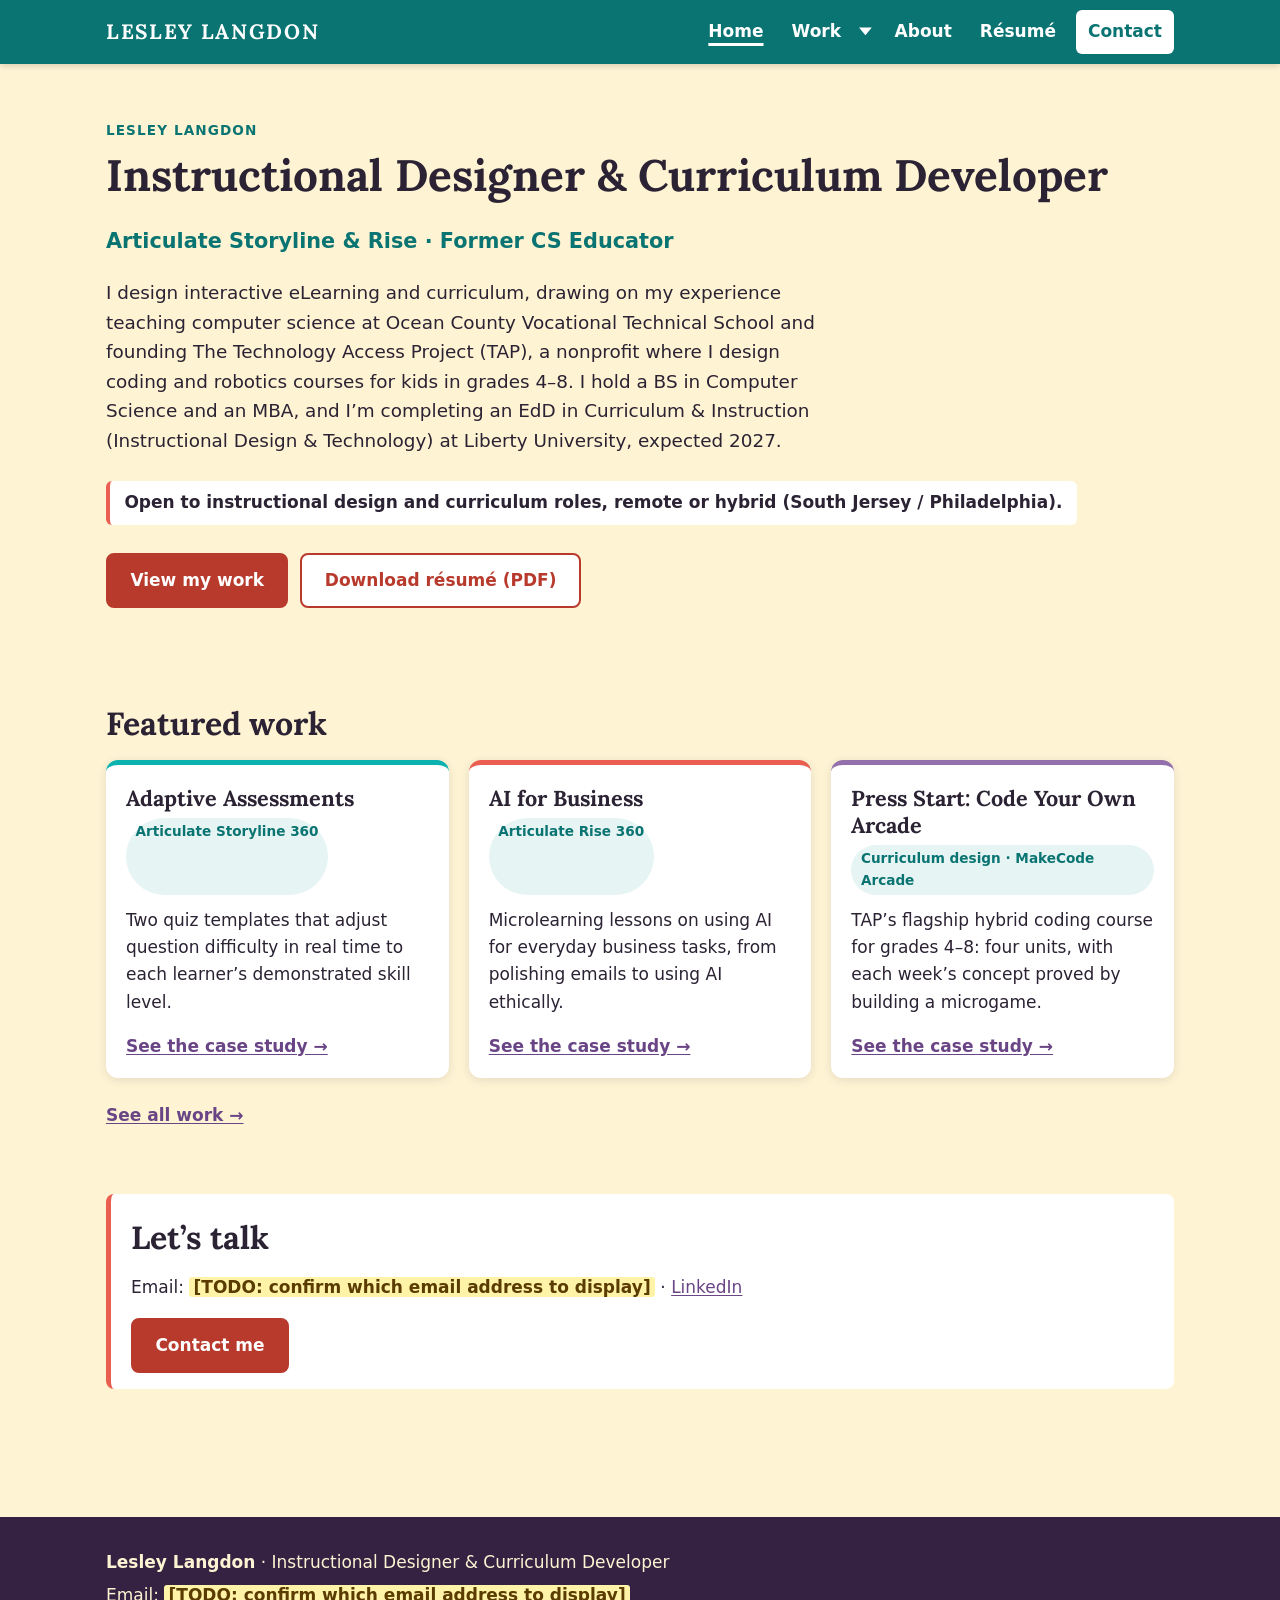
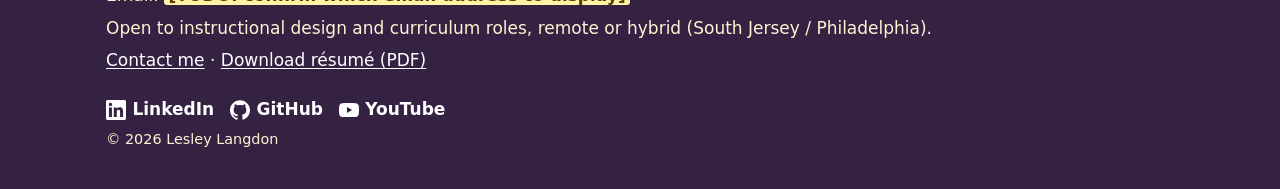
<file: index.html>
<!DOCTYPE html>
<html lang="en">
<head>
  <meta charset="UTF-8">
  <meta name="viewport" content="width=device-width, initial-scale=1.0">
  <title>Lesley Langdon | Instructional Designer &amp; Curriculum Developer</title>
  <meta name="description" content="Lesley Langdon, instructional designer and curriculum developer: Articulate Storyline and Rise eLearning, curriculum design, and former computer science educator.">
  <meta name="author" content="Lesley Langdon">
  <link rel="preconnect" href="https://fonts.googleapis.com">
  <link rel="preconnect" href="https://fonts.gstatic.com" crossorigin>
  <link href="https://fonts.googleapis.com/css2?family=Lora:ital,wght@0,400..700;1,400..700&amp;display=swap" rel="stylesheet">
  <link href="style.css" rel="stylesheet">
</head>
<body>
  <a class="skip-link" href="#main">Skip to main content</a>

  <header class="site-header">
    <div class="container header-inner">
      <a class="site-name" href="index.html">Lesley Langdon</a>
      <button class="menu-toggle" type="button" aria-expanded="false" aria-controls="site-nav">Menu</button>
      <nav class="site-nav" id="site-nav" aria-label="Main">
        <ul>
          <li><a href="index.html" aria-current="page">Home</a></li>
          <li class="has-sub">
            <a href="projects.html">Work</a>
            <button class="sub-toggle" type="button" aria-expanded="false" aria-controls="work-menu" aria-label="Show Work sections">
              <svg viewBox="0 0 10 6" aria-hidden="true" focusable="false"><path d="M0 0l5 6 5-6z"/></svg>
            </button>
            <ul class="submenu" id="work-menu">
              <li><a href="projects.html">All work</a></li>
              <li><a href="storyline.html">Storyline projects</a></li>
              <li><a href="rise.html">Rise projects</a></li>
              <li><a href="curriculum.html">Curriculum design</a></li>
            </ul>
          </li>
          <li><a href="aboutMe.html">About</a></li>
          <li><a href="resume.html">R&eacute;sum&eacute;</a></li>
          <li><a class="nav-contact" href="contact.html">Contact</a></li>
        </ul>
      </nav>
    </div>
  </header>

  <main id="main">

    <section class="hero" aria-labelledby="hero-title">
      <div class="container">
        <p class="eyebrow">Lesley Langdon</p>
        <h1 id="hero-title">Instructional Designer &amp; Curriculum Developer</h1>
        <p class="headline">Articulate Storyline &amp; Rise &middot; Former CS Educator</p>
        <p class="summary">I design interactive eLearning and curriculum, drawing on my experience teaching computer science at Ocean County Vocational Technical School and founding The Technology Access Project (TAP), a nonprofit where I design coding and robotics courses for kids in grades 4&ndash;8. I hold a BS in Computer Science and an MBA, and I&rsquo;m completing an EdD in Curriculum &amp; Instruction (Instructional Design &amp; Technology) at Liberty University, expected 2027.</p>
        <p class="availability">Open to instructional design and curriculum roles, remote or hybrid (South Jersey / Philadelphia).</p>
        <div class="button-row">
          <a class="btn" href="projects.html">View my work</a>
          <a class="btn btn-secondary" href="Resume.pdf" download>Download r&eacute;sum&eacute; (PDF)</a>
        </div>
      </div>
    </section>

    <section class="section" aria-labelledby="featured-title">
      <div class="container">
        <h2 id="featured-title">Featured work</h2>
        <div class="card-grid">
          <article class="card">
            <h3><a href="storyline.html#adaptive-assessments">Adaptive Assessments</a></h3>
            <p class="tool">Articulate Storyline 360</p>
            <p>Two quiz templates that adjust question difficulty in real time to each learner&rsquo;s demonstrated skill level.</p>
            <a class="card-link" href="storyline.html#adaptive-assessments" aria-label="See the Adaptive Assessments case study">See the case study &rarr;</a>
          </article>
          <article class="card rise">
            <h3><a href="rise.html#ai-for-business">AI for Business</a></h3>
            <p class="tool">Articulate Rise 360</p>
            <p>Microlearning lessons on using AI for everyday business tasks, from polishing emails to using AI ethically.</p>
            <a class="card-link" href="rise.html#ai-for-business" aria-label="See the AI for Business case study">See the case study &rarr;</a>
          </article>
          <article class="card curriculum">
            <h3><a href="curriculum.html#press-start">Press Start: Code Your Own Arcade</a></h3>
            <p class="tool">Curriculum design &middot; MakeCode Arcade</p>
            <p>TAP&rsquo;s flagship hybrid coding course for grades 4&ndash;8: four units, with each week&rsquo;s concept proved by building a microgame.</p>
            <a class="card-link" href="curriculum.html#press-start" aria-label="See the Press Start case study">See the case study &rarr;</a>
          </article>
        </div>
        <p style="margin-top:1.5rem"><a href="projects.html"><strong>See all work &rarr;</strong></a></p>
      </div>
    </section>

    <section class="section" aria-labelledby="contact-title">
      <div class="container">
        <div class="note">
          <h2 id="contact-title">Let&rsquo;s talk</h2>
          <p>Email: <!-- TODO: confirm which email address to display, then replace this span with <a href="mailto:you@example.com">you@example.com</a> --><span class="todo">[TODO: confirm which email address to display]</span> &middot; <a href="https://www.linkedin.com/in/lesleyplangdon/" target="_blank" rel="noopener">LinkedIn<span class="visually-hidden"> (opens in a new tab)</span></a></p>
          <p><a class="btn" href="contact.html">Contact me</a></p>
        </div>
      </div>
    </section>
  </main>

  <footer class="site-footer">
    <div class="container footer-inner">
      <div>
        <p><strong>Lesley Langdon</strong> &middot; Instructional Designer &amp; Curriculum Developer</p>
        <p>Email: <!-- TODO: confirm which email address to display, then replace this span with <a href="mailto:you@example.com">you@example.com</a> --><span class="todo">[TODO: confirm which email address to display]</span></p>
        <p>Open to instructional design and curriculum roles, remote or hybrid (South Jersey / Philadelphia).</p>
        <p><a href="contact.html">Contact me</a> &middot; <a href="Resume.pdf">Download r&eacute;sum&eacute; (PDF)</a></p>
      </div>
      <div>
        <ul class="social">
          <li><a href="https://www.linkedin.com/in/lesleyplangdon/" target="_blank" rel="noopener"><svg viewBox="0 0 24 24" aria-hidden="true" focusable="false"><path d="M20.447 20.452h-3.554v-5.569c0-1.328-.027-3.037-1.852-3.037-1.853 0-2.136 1.445-2.136 2.939v5.667H9.351V9h3.414v1.561h.046c.477-.9 1.637-1.85 3.37-1.85 3.601 0 4.267 2.37 4.267 5.455v6.286zM5.337 7.433a2.062 2.062 0 0 1-2.063-2.065 2.064 2.064 0 1 1 2.063 2.065zm1.782 13.019H3.555V9h3.564v11.452zM22.225 0H1.771C.792 0 0 .774 0 1.729v20.542C0 23.227.792 24 1.771 24h20.451C23.2 24 24 23.227 24 22.271V1.729C24 .774 23.2 0 22.222 0h.003z"/></svg><span>LinkedIn</span><span class="visually-hidden"> (opens in a new tab)</span></a></li>
          <li><a href="https://github.com/LesleyPLangdon" target="_blank" rel="noopener"><svg viewBox="0 0 24 24" aria-hidden="true" focusable="false"><path d="M12 .297c-6.63 0-12 5.373-12 12 0 5.303 3.438 9.8 8.205 11.385.6.113.82-.258.82-.577 0-.285-.01-1.04-.015-2.04-3.338.724-4.042-1.61-4.042-1.61C4.422 18.07 3.633 17.7 3.633 17.7c-1.087-.744.084-.729.084-.729 1.205.084 1.838 1.236 1.838 1.236 1.07 1.835 2.809 1.305 3.495.998.108-.776.417-1.305.76-1.605-2.665-.3-5.466-1.332-5.466-5.93 0-1.31.465-2.38 1.235-3.22-.135-.303-.54-1.523.105-3.176 0 0 1.005-.322 3.3 1.23.96-.267 1.98-.399 3-.405 1.02.006 2.04.138 3 .405 2.28-1.552 3.285-1.23 3.285-1.23.645 1.653.24 2.873.12 3.176.765.84 1.23 1.91 1.23 3.22 0 4.61-2.805 5.625-5.475 5.92.42.36.81 1.096.81 2.22 0 1.606-.015 2.896-.015 3.286 0 .315.21.69.825.57C20.565 22.092 24 17.592 24 12.297c0-6.627-5.373-12-12-12"/></svg><span>GitHub</span><span class="visually-hidden"> (opens in a new tab)</span></a></li>
          <li><a href="https://www.youtube.com/channel/UC59n1ynOghWQu-7lS5XhaEw" target="_blank" rel="noopener"><svg viewBox="0 0 24 24" aria-hidden="true" focusable="false"><path d="M23.498 6.186a3.016 3.016 0 0 0-2.122-2.136C19.505 3.545 12 3.545 12 3.545s-7.505 0-9.377.505A3.017 3.017 0 0 0 .502 6.186C0 8.07 0 12 0 12s0 3.93.502 5.814a3.016 3.016 0 0 0 2.122 2.136c1.871.505 9.376.505 9.376.505s7.505 0 9.377-.505a3.015 3.015 0 0 0 2.122-2.136C24 15.93 24 12 24 12s0-3.93-.502-5.814zM9.545 15.568V8.432L15.818 12l-6.273 3.568z"/></svg><span>YouTube</span><span class="visually-hidden"> (opens in a new tab)</span></a></li>
        </ul>
        <p class="copyright">&copy; 2026 Lesley Langdon</p>
      </div>
    </div>
  </footer>

  <script src="script.js"></script>
</body>
</html>
</file>
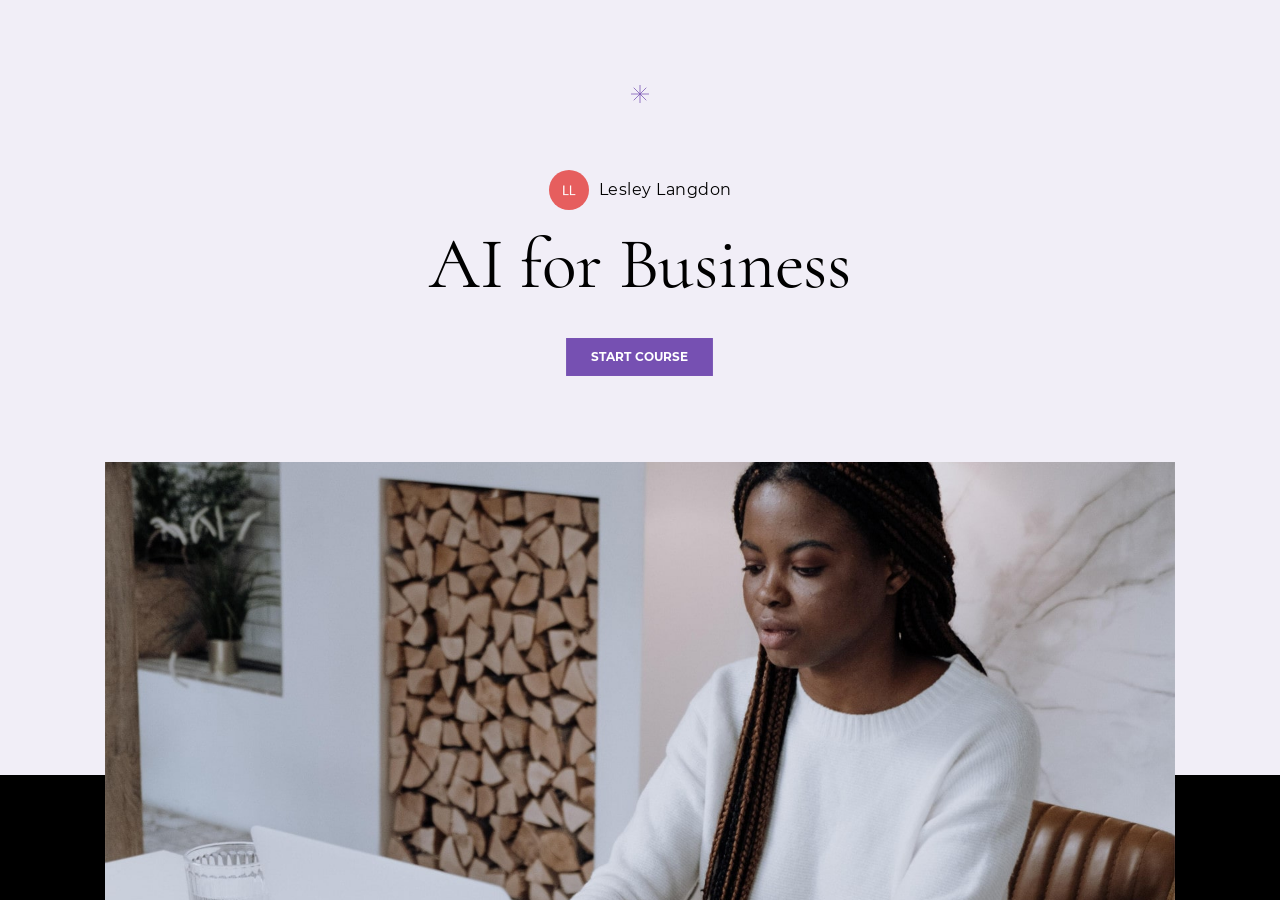
<file: AIForBusiness/index.html>
<!DOCTYPE html>
<html lang="en" class="">
  <head>
    <meta http-equiv="X-UA-Compatible" content="IE=edge,chrome=1">
    <meta name="viewport" content="width=device-width, initial-scale=1">
    <meta charset="utf-8">

    <title>AI for Business</title>

    <link type="text/css" rel="stylesheet" href="lib/icomoon.css">
    <script type="text/javascript" src="lib/player-0.0.11.min.js"></script>
    <script type="text/javascript" src="lib/lzwcompress.js"></script>

    <!-- Resize Hack -->
    <script type="text/javascript">
      window.resizeTo(screen.width, screen.height);
    </script>
    
    <!--[if lt IE 9]>
    <script src="//html5shiv.googlecode.com/svn/trunk/html5.js"></script>
    <![endif]-->

    <script id="__ENTRY__" type="application/json">
      {".js":["rise/450168b1.js"]}
    </script>

    <script id="__REMOTE_ENTRIES__" type="application/json">
      {"mondrian":{".js":["mondrian/entry.js"]}}
    </script>

    <script>
      (function() {
        const jsonp = {}

        function loadModule(manifest) {
          const p = []

          if (manifest['.css'] != null) {
            for (var idx = 0; idx < manifest['.css'].length; idx++) {
              p.push(new Promise((resolve, reject) => {
                var link = document.createElement('link')
                link.onload = resolve
                link.onerror = reject
                link.rel = 'stylesheet'
                link.href = 'lib/' + manifest['.css'][idx]
                document.body.appendChild(link)
              }))
            }
          }

          if (manifest['.js'] != null) {
            for (var idx = 0; idx < manifest['.js'].length; idx++) {
              p.push(new Promise((resolve, reject) => {
                var script = document.createElement('script')
                script.onload = resolve
                script.onerror = reject
                script.src = 'lib/' + manifest['.js'][idx]
                document.body.appendChild(script)
              }))
            }
          }

          return Promise.all(p)
        }

        function deserialize(str) {
          const buffer = Uint8Array.from(atob(str), c => c.charCodeAt(0))
          const json = new TextDecoder().decode(buffer)
          const result = JSON.parse(json)
          return result
        }

        function __loadEntry() {
          return loadModule(JSON.parse(document.getElementById('__ENTRY__').textContent))
        }

        function __loadRemoteEntry(name) {
          const manifest = JSON.parse(document.getElementById('__REMOTE_ENTRIES__').textContent)
          if (manifest[name] == null) throw new Error(`Missing manifest for remote entry "${name}".`)
          return loadModule(manifest[name])
        }
        
        async function __loadJsonp(id, path) {
          try {
            return await new Promise((resolve, reject) => {
              try {
                jsonp[id] = resolve
                const script = document.createElement('script')
                script.onerror = reject
                script.src = `./${path}`
                document.head.appendChild(script)
              } catch (err) {
                reject(err)
              }
            })
          } finally {
            delete jsonp[id]
          }
        }

        function __resolveJsonp(id, data) {
          const resolve = jsonp[id]
          if (typeof resolve !== 'function') {
            throw new Error(`Could not load JSONP "${id}"`)
          }
          resolve(data)
        }

        async function __fetchCourse(name) {
          name = name == null ? window.i18n.default : name
          if (!window.i18n.available.includes(name)) {
            console.warn(`Could not load locale "${name}"`)
            name = window.i18n.available[0]
          }
          const encoded = await __loadJsonp(`course:${name}`, `locales/${name}.js`)
          const courseData = deserialize(encoded)
          return courseData
        }

        window.__loadEntry = __loadEntry
        window.__loadRemoteEntry = __loadRemoteEntry
        window.__loadJsonp = __loadJsonp
        window.__resolveJsonp = __resolveJsonp
        window.__fetchCourse = __fetchCourse
      })()
    </script>
  </head>
  <body>
    <div id="app"></div>
    <script type="text/javascript">
  (function(root) {
    window.i18n = {"available":["und"],"default":"und"};
    window.partnerContent = [];

    function isExport() {
      return true;
    }

    function resolvePath(path) {
      return ('assets/').concat(path);
    }

    function resolveFontPath(font) {
      return ('lib/fonts/').concat(font.key.split('/').reverse()[0]);
    }

    function fetchAvailableLocales() {
      return window.i18n
    }

    root.Runtime = {
      fetch: window.__fetchCourse,
      fetchAvailableLocales: fetchAvailableLocales,
      isExport: isExport,
      resolvePath: resolvePath,
      resolveFontPath: resolveFontPath
    };
  }(window));
</script>

    
    <script>__loadEntry()</script>
    
  </body>
</html>
</file>
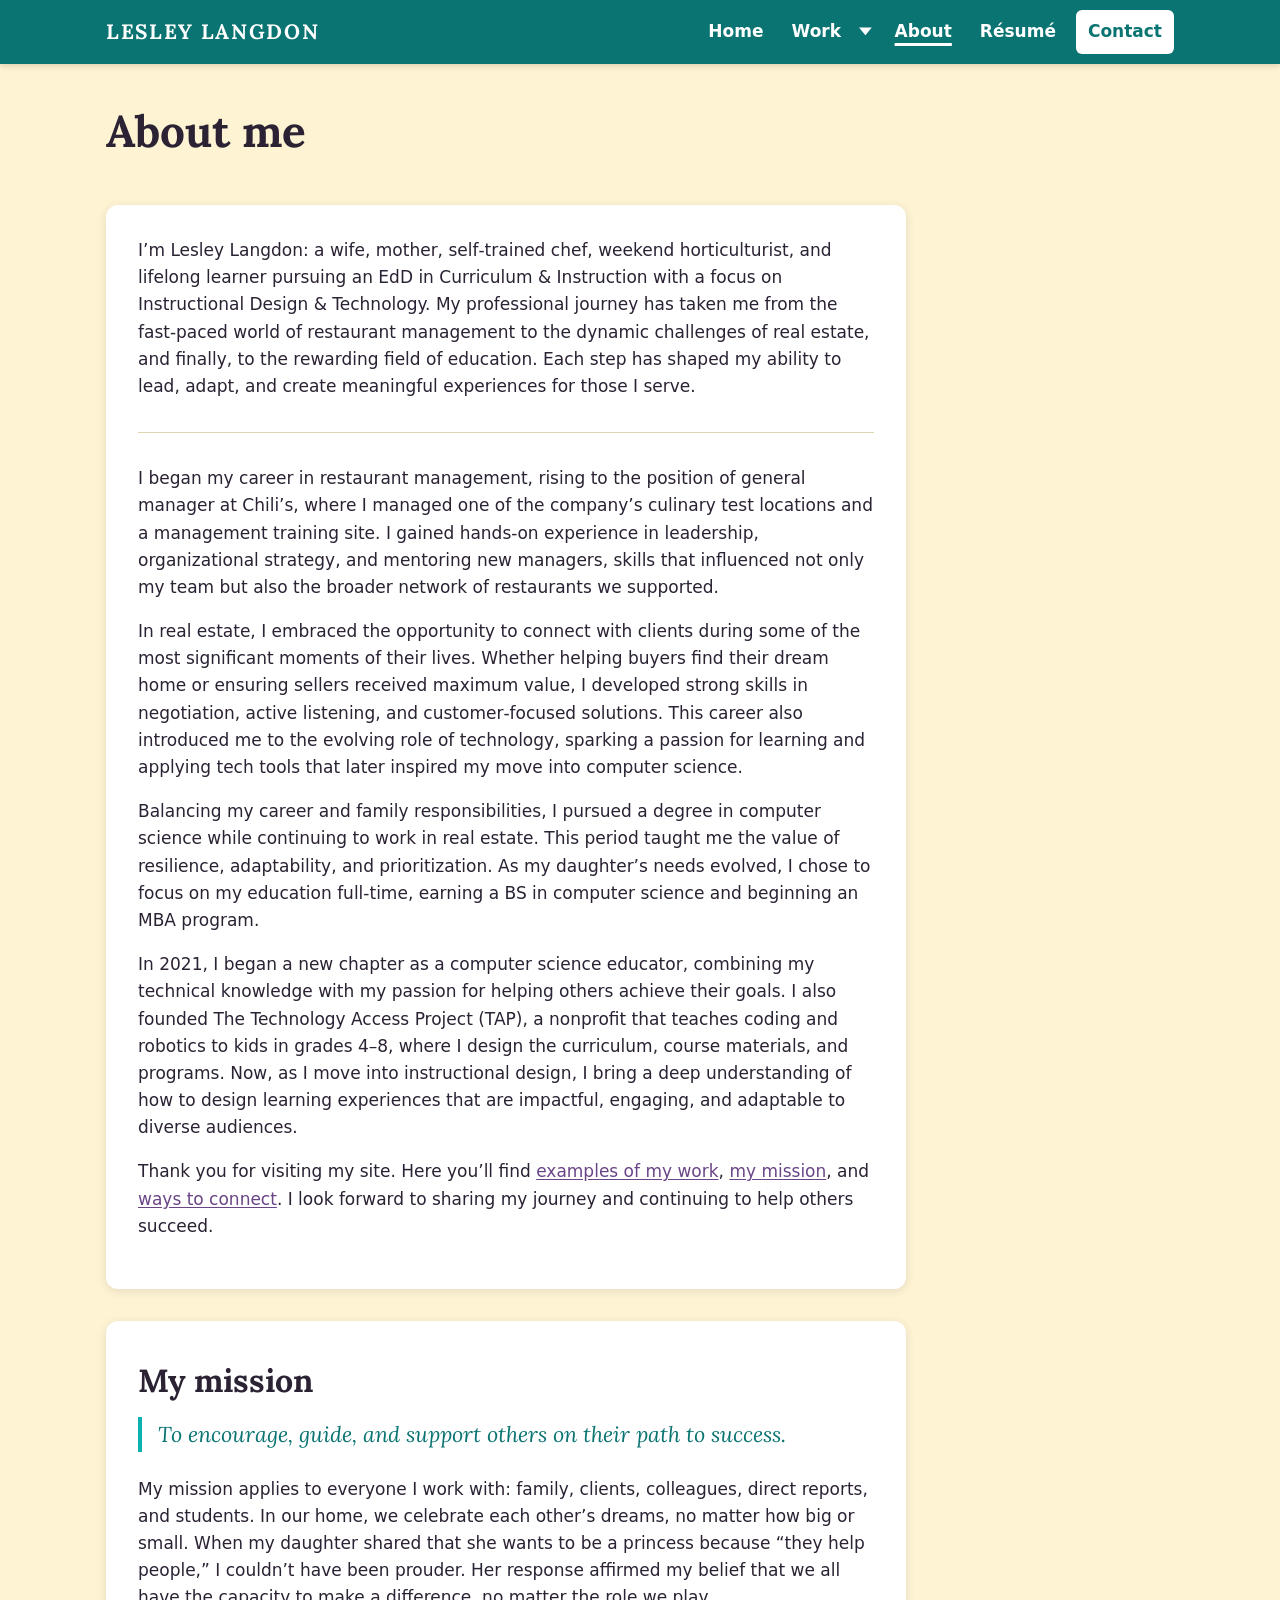
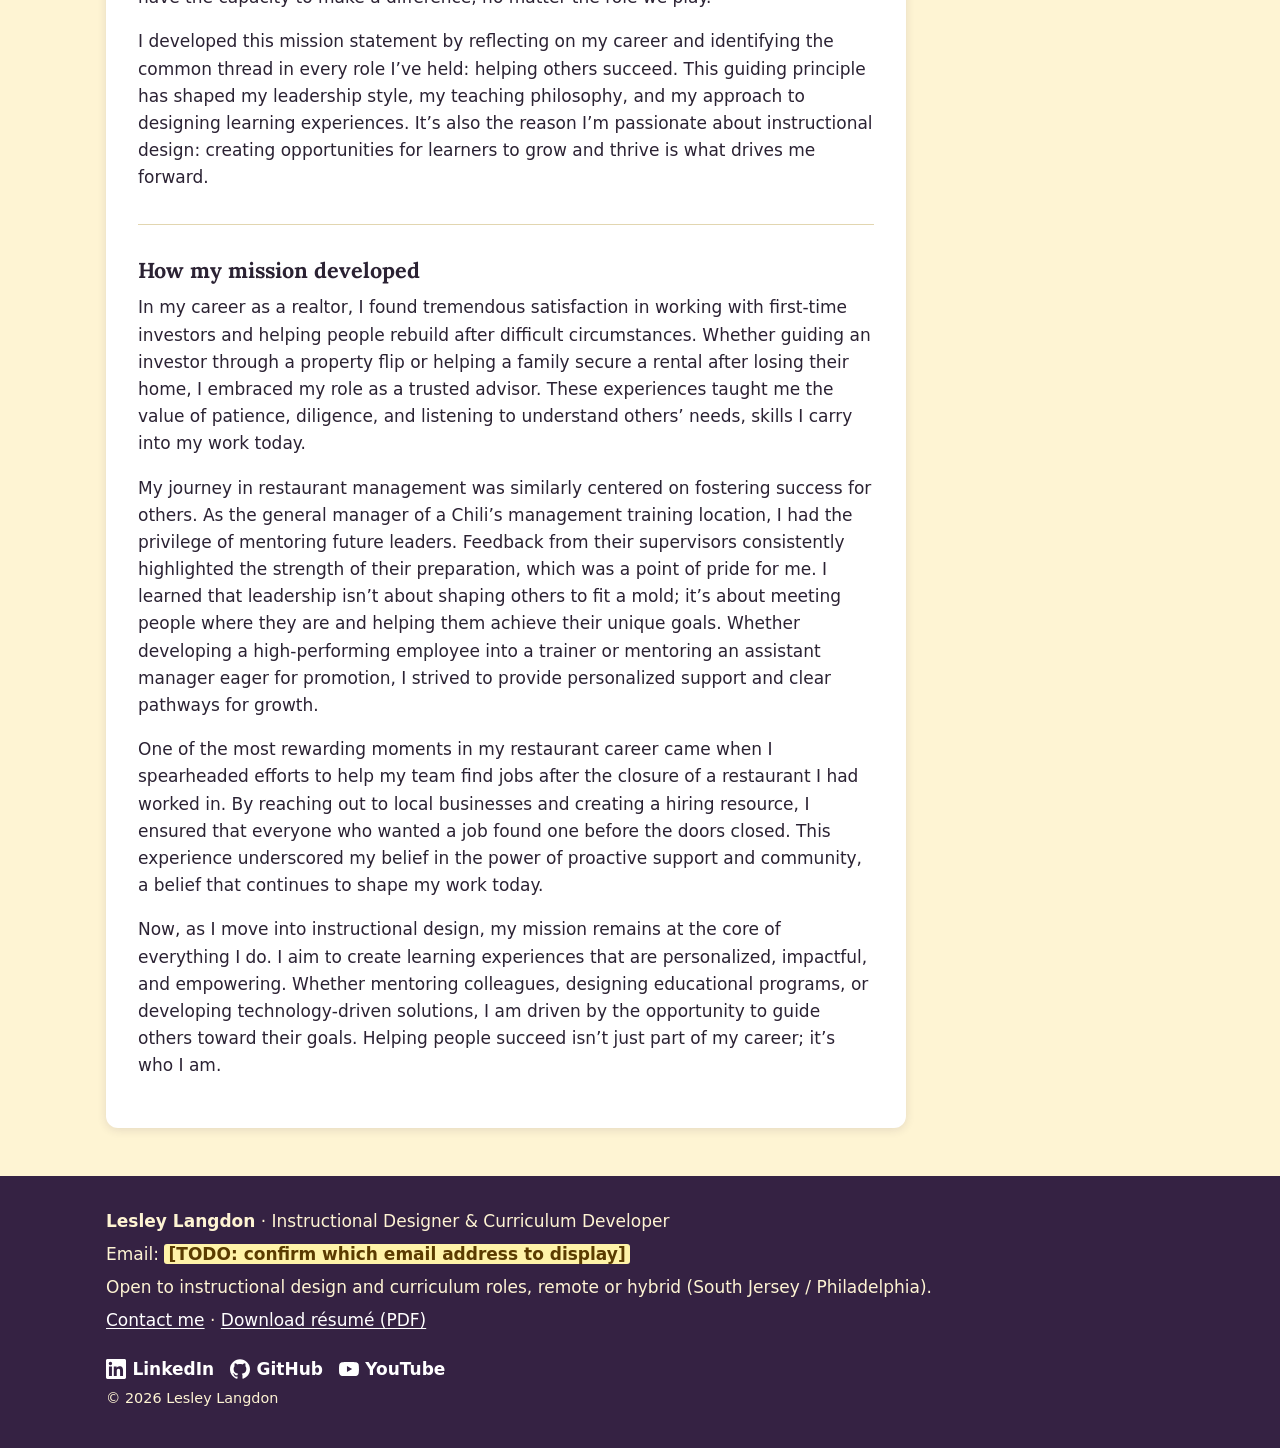
<file: aboutMe.html>
<!DOCTYPE html>
<html lang="en">
<head>
  <meta charset="UTF-8">
  <meta name="viewport" content="width=device-width, initial-scale=1.0">
  <title>About Lesley Langdon | Instructional Designer</title>
  <meta name="description" content="About Lesley Langdon: from restaurant management and real estate to computer science education and instructional design, plus her mission to encourage, guide, and support others.">
  <meta name="author" content="Lesley Langdon">
  <link rel="preconnect" href="https://fonts.googleapis.com">
  <link rel="preconnect" href="https://fonts.gstatic.com" crossorigin>
  <link href="https://fonts.googleapis.com/css2?family=Lora:ital,wght@0,400..700;1,400..700&amp;display=swap" rel="stylesheet">
  <link href="style.css" rel="stylesheet">
</head>
<body>
  <a class="skip-link" href="#main">Skip to main content</a>

  <header class="site-header">
    <div class="container header-inner">
      <a class="site-name" href="index.html">Lesley Langdon</a>
      <button class="menu-toggle" type="button" aria-expanded="false" aria-controls="site-nav">Menu</button>
      <nav class="site-nav" id="site-nav" aria-label="Main">
        <ul>
          <li><a href="index.html">Home</a></li>
          <li class="has-sub">
            <a href="projects.html">Work</a>
            <button class="sub-toggle" type="button" aria-expanded="false" aria-controls="work-menu" aria-label="Show Work sections">
              <svg viewBox="0 0 10 6" aria-hidden="true" focusable="false"><path d="M0 0l5 6 5-6z"/></svg>
            </button>
            <ul class="submenu" id="work-menu">
              <li><a href="projects.html">All work</a></li>
              <li><a href="storyline.html">Storyline projects</a></li>
              <li><a href="rise.html">Rise projects</a></li>
              <li><a href="curriculum.html">Curriculum design</a></li>
            </ul>
          </li>
          <li><a href="aboutMe.html" aria-current="page">About</a></li>
          <li><a href="resume.html">R&eacute;sum&eacute;</a></li>
          <li><a class="nav-contact" href="contact.html">Contact</a></li>
        </ul>
      </nav>
    </div>
  </header>

  <main id="main">

    <section class="page-intro">
      <div class="container">
        <h1>About me</h1>
      </div>
    </section>

    <div class="container">
      <section class="prose" aria-label="My story">
        <p>I&rsquo;m Lesley Langdon: a wife, mother, self&#8209;trained chef, weekend horticulturist, and lifelong learner pursuing an EdD in Curriculum &amp; Instruction with a focus on Instructional Design &amp; Technology. My professional journey has taken me from the fast&#8209;paced world of restaurant management to the dynamic challenges of real estate, and finally, to the rewarding field of education. Each step has shaped my ability to lead, adapt, and create meaningful experiences for those I serve.</p>
        <hr id="readmore">
        <p>I began my career in restaurant management, rising to the position of general manager at Chili&rsquo;s, where I managed one of the company&rsquo;s culinary test locations and a management training site. I gained hands&#8209;on experience in leadership, organizational strategy, and mentoring new managers, skills that influenced not only my team but also the broader network of restaurants we supported.</p>
        <p>In real estate, I embraced the opportunity to connect with clients during some of the most significant moments of their lives. Whether helping buyers find their dream home or ensuring sellers received maximum value, I developed strong skills in negotiation, active listening, and customer&#8209;focused solutions. This career also introduced me to the evolving role of technology, sparking a passion for learning and applying tech tools that later inspired my move into computer science.</p>
        <p>Balancing my career and family responsibilities, I pursued a degree in computer science while continuing to work in real estate. This period taught me the value of resilience, adaptability, and prioritization. As my daughter&rsquo;s needs evolved, I chose to focus on my education full&#8209;time, earning a BS in computer science and beginning an MBA program.</p>
        <p>In 2021, I began a new chapter as a computer science educator, combining my technical knowledge with my passion for helping others achieve their goals. I also founded The Technology Access Project (TAP), a nonprofit that teaches coding and robotics to kids in grades 4&ndash;8, where I design the curriculum, course materials, and programs. Now, as I move into instructional design, I bring a deep understanding of how to design learning experiences that are impactful, engaging, and adaptable to diverse audiences.</p>
        <p>Thank you for visiting my site. Here you&rsquo;ll find <a href="projects.html">examples of my work</a>, <a href="#mission">my mission</a>, and <a href="contact.html">ways to connect</a>. I look forward to sharing my journey and continuing to help others succeed.</p>
      </section>

      <section class="prose" id="mission" aria-labelledby="mission-title">
        <h2 id="mission-title">My mission</h2>
        <p class="mission-quote">To encourage, guide, and support others on their path to success.</p>
        <p>My mission applies to everyone I work with: family, clients, colleagues, direct reports, and students. In our home, we celebrate each other&rsquo;s dreams, no matter how big or small. When my daughter shared that she wants to be a princess because &ldquo;they help people,&rdquo; I couldn&rsquo;t have been prouder. Her response affirmed my belief that we all have the capacity to make a difference, no matter the role we play.</p>
        <p>I developed this mission statement by reflecting on my career and identifying the common thread in every role I&rsquo;ve held: helping others succeed. This guiding principle has shaped my leadership style, my teaching philosophy, and my approach to designing learning experiences. It&rsquo;s also the reason I&rsquo;m passionate about instructional design: creating opportunities for learners to grow and thrive is what drives me forward.</p>
        <hr id="fullms">
        <h3>How my mission developed</h3>
        <p>In my career as a realtor, I found tremendous satisfaction in working with first&#8209;time investors and helping people rebuild after difficult circumstances. Whether guiding an investor through a property flip or helping a family secure a rental after losing their home, I embraced my role as a trusted advisor. These experiences taught me the value of patience, diligence, and listening to understand others&rsquo; needs, skills I carry into my work today.</p>
        <p>My journey in restaurant management was similarly centered on fostering success for others. As the general manager of a Chili&rsquo;s management training location, I had the privilege of mentoring future leaders. Feedback from their supervisors consistently highlighted the strength of their preparation, which was a point of pride for me. I learned that leadership isn&rsquo;t about shaping others to fit a mold; it&rsquo;s about meeting people where they are and helping them achieve their unique goals. Whether developing a high&#8209;performing employee into a trainer or mentoring an assistant manager eager for promotion, I strived to provide personalized support and clear pathways for growth.</p>
        <p>One of the most rewarding moments in my restaurant career came when I spearheaded efforts to help my team find jobs after the closure of a restaurant I had worked in. By reaching out to local businesses and creating a hiring resource, I ensured that everyone who wanted a job found one before the doors closed. This experience underscored my belief in the power of proactive support and community, a belief that continues to shape my work today.</p>
        <p>Now, as I move into instructional design, my mission remains at the core of everything I do. I aim to create learning experiences that are personalized, impactful, and empowering. Whether mentoring colleagues, designing educational programs, or developing technology&#8209;driven solutions, I am driven by the opportunity to guide others toward their goals. Helping people succeed isn&rsquo;t just part of my career; it&rsquo;s who I am.</p>
      </section>
    </div>
  </main>

  <footer class="site-footer">
    <div class="container footer-inner">
      <div>
        <p><strong>Lesley Langdon</strong> &middot; Instructional Designer &amp; Curriculum Developer</p>
        <p>Email: <!-- TODO: confirm which email address to display, then replace this span with <a href="mailto:you@example.com">you@example.com</a> --><span class="todo">[TODO: confirm which email address to display]</span></p>
        <p>Open to instructional design and curriculum roles, remote or hybrid (South Jersey / Philadelphia).</p>
        <p><a href="contact.html">Contact me</a> &middot; <a href="Resume.pdf">Download r&eacute;sum&eacute; (PDF)</a></p>
      </div>
      <div>
        <ul class="social">
          <li><a href="https://www.linkedin.com/in/lesleyplangdon/" target="_blank" rel="noopener"><svg viewBox="0 0 24 24" aria-hidden="true" focusable="false"><path d="M20.447 20.452h-3.554v-5.569c0-1.328-.027-3.037-1.852-3.037-1.853 0-2.136 1.445-2.136 2.939v5.667H9.351V9h3.414v1.561h.046c.477-.9 1.637-1.85 3.37-1.85 3.601 0 4.267 2.37 4.267 5.455v6.286zM5.337 7.433a2.062 2.062 0 0 1-2.063-2.065 2.064 2.064 0 1 1 2.063 2.065zm1.782 13.019H3.555V9h3.564v11.452zM22.225 0H1.771C.792 0 0 .774 0 1.729v20.542C0 23.227.792 24 1.771 24h20.451C23.2 24 24 23.227 24 22.271V1.729C24 .774 23.2 0 22.222 0h.003z"/></svg><span>LinkedIn</span><span class="visually-hidden"> (opens in a new tab)</span></a></li>
          <li><a href="https://github.com/LesleyPLangdon" target="_blank" rel="noopener"><svg viewBox="0 0 24 24" aria-hidden="true" focusable="false"><path d="M12 .297c-6.63 0-12 5.373-12 12 0 5.303 3.438 9.8 8.205 11.385.6.113.82-.258.82-.577 0-.285-.01-1.04-.015-2.04-3.338.724-4.042-1.61-4.042-1.61C4.422 18.07 3.633 17.7 3.633 17.7c-1.087-.744.084-.729.084-.729 1.205.084 1.838 1.236 1.838 1.236 1.07 1.835 2.809 1.305 3.495.998.108-.776.417-1.305.76-1.605-2.665-.3-5.466-1.332-5.466-5.93 0-1.31.465-2.38 1.235-3.22-.135-.303-.54-1.523.105-3.176 0 0 1.005-.322 3.3 1.23.96-.267 1.98-.399 3-.405 1.02.006 2.04.138 3 .405 2.28-1.552 3.285-1.23 3.285-1.23.645 1.653.24 2.873.12 3.176.765.84 1.23 1.91 1.23 3.22 0 4.61-2.805 5.625-5.475 5.92.42.36.81 1.096.81 2.22 0 1.606-.015 2.896-.015 3.286 0 .315.21.69.825.57C20.565 22.092 24 17.592 24 12.297c0-6.627-5.373-12-12-12"/></svg><span>GitHub</span><span class="visually-hidden"> (opens in a new tab)</span></a></li>
          <li><a href="https://www.youtube.com/channel/UC59n1ynOghWQu-7lS5XhaEw" target="_blank" rel="noopener"><svg viewBox="0 0 24 24" aria-hidden="true" focusable="false"><path d="M23.498 6.186a3.016 3.016 0 0 0-2.122-2.136C19.505 3.545 12 3.545 12 3.545s-7.505 0-9.377.505A3.017 3.017 0 0 0 .502 6.186C0 8.07 0 12 0 12s0 3.93.502 5.814a3.016 3.016 0 0 0 2.122 2.136c1.871.505 9.376.505 9.376.505s7.505 0 9.377-.505a3.015 3.015 0 0 0 2.122-2.136C24 15.93 24 12 24 12s0-3.93-.502-5.814zM9.545 15.568V8.432L15.818 12l-6.273 3.568z"/></svg><span>YouTube</span><span class="visually-hidden"> (opens in a new tab)</span></a></li>
        </ul>
        <p class="copyright">&copy; 2026 Lesley Langdon</p>
      </div>
    </div>
  </footer>

  <script src="script.js"></script>
</body>
</html>
</file>
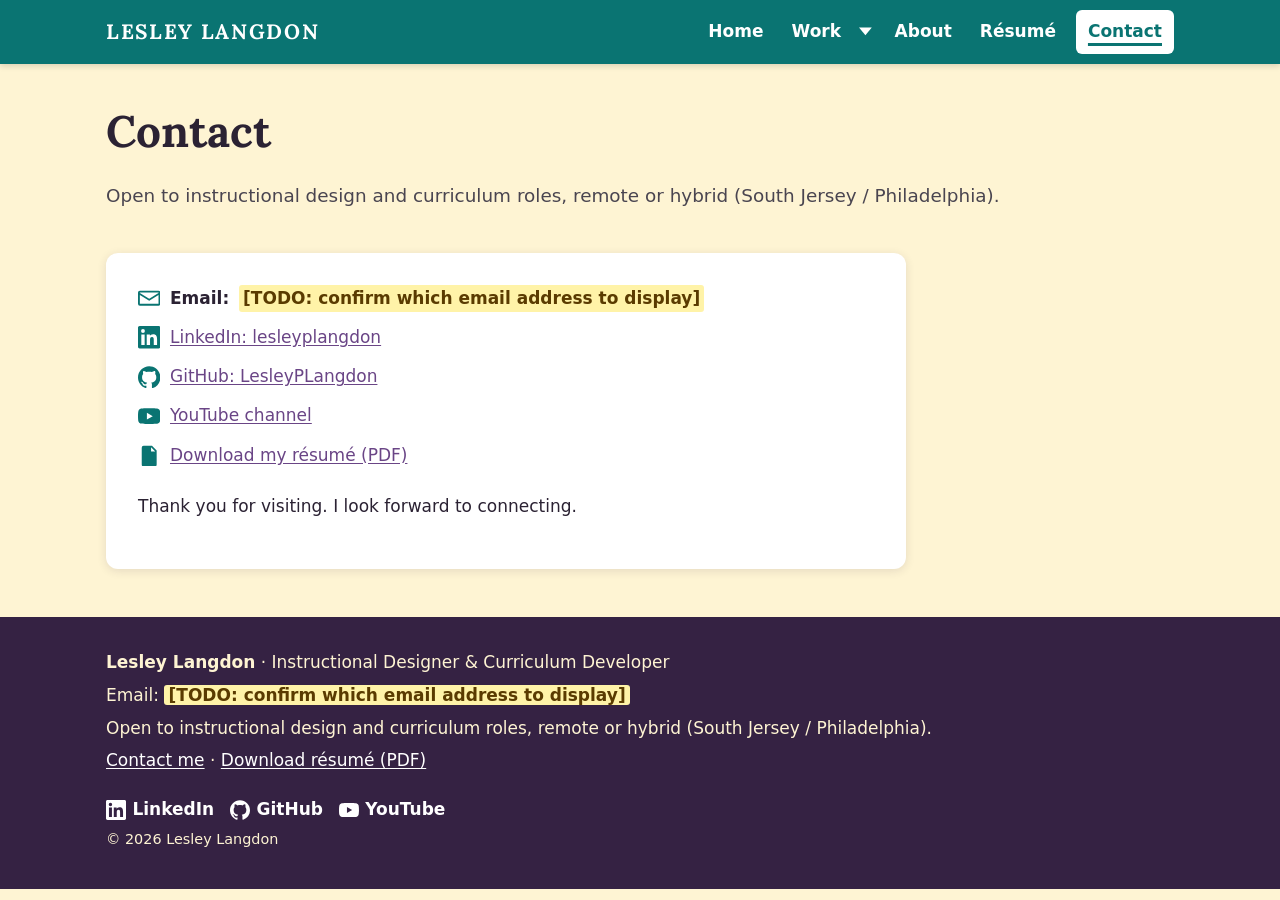
<file: contact.html>
<!DOCTYPE html>
<html lang="en">
<head>
  <meta charset="UTF-8">
  <meta name="viewport" content="width=device-width, initial-scale=1.0">
  <title>Contact | Lesley Langdon</title>
  <meta name="description" content="Contact Lesley Langdon, instructional designer and curriculum developer, open to remote or hybrid roles in South Jersey and Philadelphia.">
  <meta name="author" content="Lesley Langdon">
  <link rel="preconnect" href="https://fonts.googleapis.com">
  <link rel="preconnect" href="https://fonts.gstatic.com" crossorigin>
  <link href="https://fonts.googleapis.com/css2?family=Lora:ital,wght@0,400..700;1,400..700&amp;display=swap" rel="stylesheet">
  <link href="style.css" rel="stylesheet">
</head>
<body>
  <a class="skip-link" href="#main">Skip to main content</a>

  <header class="site-header">
    <div class="container header-inner">
      <a class="site-name" href="index.html">Lesley Langdon</a>
      <button class="menu-toggle" type="button" aria-expanded="false" aria-controls="site-nav">Menu</button>
      <nav class="site-nav" id="site-nav" aria-label="Main">
        <ul>
          <li><a href="index.html">Home</a></li>
          <li class="has-sub">
            <a href="projects.html">Work</a>
            <button class="sub-toggle" type="button" aria-expanded="false" aria-controls="work-menu" aria-label="Show Work sections">
              <svg viewBox="0 0 10 6" aria-hidden="true" focusable="false"><path d="M0 0l5 6 5-6z"/></svg>
            </button>
            <ul class="submenu" id="work-menu">
              <li><a href="projects.html">All work</a></li>
              <li><a href="storyline.html">Storyline projects</a></li>
              <li><a href="rise.html">Rise projects</a></li>
              <li><a href="curriculum.html">Curriculum design</a></li>
            </ul>
          </li>
          <li><a href="aboutMe.html">About</a></li>
          <li><a href="resume.html">R&eacute;sum&eacute;</a></li>
          <li><a class="nav-contact" href="contact.html" aria-current="page">Contact</a></li>
        </ul>
      </nav>
    </div>
  </header>

  <main id="main">

    <section class="page-intro">
      <div class="container">
        <h1>Contact</h1>
        <p class="lead">Open to instructional design and curriculum roles, remote or hybrid (South Jersey / Philadelphia).</p>
      </div>
    </section>

    <div class="container">
      <section class="prose" aria-label="Ways to reach me">
        <ul class="contact-list">
          <li><svg viewBox="0 0 24 24" aria-hidden="true" focusable="false"><path d="M2 4h20a2 2 0 0 1 2 2v12a2 2 0 0 1-2 2H2a2 2 0 0 1-2-2V6a2 2 0 0 1 2-2zm0 2v.4l10 6.1 10-6.1V6H2zm20 2.7-10 6.1L2 8.7V18h20V8.7z"/></svg><strong>Email:</strong> <!-- TODO: confirm which email address to display, then replace this span with <a href="mailto:you@example.com">you@example.com</a> --><span class="todo">[TODO: confirm which email address to display]</span></li>
          <li><svg viewBox="0 0 24 24" aria-hidden="true" focusable="false"><path d="M20.447 20.452h-3.554v-5.569c0-1.328-.027-3.037-1.852-3.037-1.853 0-2.136 1.445-2.136 2.939v5.667H9.351V9h3.414v1.561h.046c.477-.9 1.637-1.85 3.37-1.85 3.601 0 4.267 2.37 4.267 5.455v6.286zM5.337 7.433a2.062 2.062 0 0 1-2.063-2.065 2.064 2.064 0 1 1 2.063 2.065zm1.782 13.019H3.555V9h3.564v11.452zM22.225 0H1.771C.792 0 0 .774 0 1.729v20.542C0 23.227.792 24 1.771 24h20.451C23.2 24 24 23.227 24 22.271V1.729C24 .774 23.2 0 22.222 0h.003z"/></svg><a href="https://www.linkedin.com/in/lesleyplangdon/" target="_blank" rel="noopener">LinkedIn: lesleyplangdon<span class="visually-hidden"> (opens in a new tab)</span></a></li>
          <li><svg viewBox="0 0 24 24" aria-hidden="true" focusable="false"><path d="M12 .297c-6.63 0-12 5.373-12 12 0 5.303 3.438 9.8 8.205 11.385.6.113.82-.258.82-.577 0-.285-.01-1.04-.015-2.04-3.338.724-4.042-1.61-4.042-1.61C4.422 18.07 3.633 17.7 3.633 17.7c-1.087-.744.084-.729.084-.729 1.205.084 1.838 1.236 1.838 1.236 1.07 1.835 2.809 1.305 3.495.998.108-.776.417-1.305.76-1.605-2.665-.3-5.466-1.332-5.466-5.93 0-1.31.465-2.38 1.235-3.22-.135-.303-.54-1.523.105-3.176 0 0 1.005-.322 3.3 1.23.96-.267 1.98-.399 3-.405 1.02.006 2.04.138 3 .405 2.28-1.552 3.285-1.23 3.285-1.23.645 1.653.24 2.873.12 3.176.765.84 1.23 1.91 1.23 3.22 0 4.61-2.805 5.625-5.475 5.92.42.36.81 1.096.81 2.22 0 1.606-.015 2.896-.015 3.286 0 .315.21.69.825.57C20.565 22.092 24 17.592 24 12.297c0-6.627-5.373-12-12-12"/></svg><a href="https://github.com/LesleyPLangdon" target="_blank" rel="noopener">GitHub: LesleyPLangdon<span class="visually-hidden"> (opens in a new tab)</span></a></li>
          <li><svg viewBox="0 0 24 24" aria-hidden="true" focusable="false"><path d="M23.498 6.186a3.016 3.016 0 0 0-2.122-2.136C19.505 3.545 12 3.545 12 3.545s-7.505 0-9.377.505A3.017 3.017 0 0 0 .502 6.186C0 8.07 0 12 0 12s0 3.93.502 5.814a3.016 3.016 0 0 0 2.122 2.136c1.871.505 9.376.505 9.376.505s7.505 0 9.377-.505a3.015 3.015 0 0 0 2.122-2.136C24 15.93 24 12 24 12s0-3.93-.502-5.814zM9.545 15.568V8.432L15.818 12l-6.273 3.568z"/></svg><a href="https://www.youtube.com/channel/UC59n1ynOghWQu-7lS5XhaEw" target="_blank" rel="noopener">YouTube channel<span class="visually-hidden"> (opens in a new tab)</span></a></li>
          <li><svg viewBox="0 0 24 24" aria-hidden="true" focusable="false"><path d="M6 2h9l5 5v15a2 2 0 0 1-2 2H6a2 2 0 0 1-2-2V4a2 2 0 0 1 2-2zm8 1.5V8h4.5L14 3.5zM7 12h10v1.5H7V12zm0 3.5h10V17H7v-1.5zm0 3.5h7v1.5H7V19z"/></svg><a href="Resume.pdf" download>Download my r&eacute;sum&eacute; (PDF)</a></li>
        </ul>
        <p>Thank you for visiting. I look forward to connecting.</p>
      </section>
    </div>
  </main>

  <footer class="site-footer">
    <div class="container footer-inner">
      <div>
        <p><strong>Lesley Langdon</strong> &middot; Instructional Designer &amp; Curriculum Developer</p>
        <p>Email: <!-- TODO: confirm which email address to display, then replace this span with <a href="mailto:you@example.com">you@example.com</a> --><span class="todo">[TODO: confirm which email address to display]</span></p>
        <p>Open to instructional design and curriculum roles, remote or hybrid (South Jersey / Philadelphia).</p>
        <p><a href="contact.html">Contact me</a> &middot; <a href="Resume.pdf">Download r&eacute;sum&eacute; (PDF)</a></p>
      </div>
      <div>
        <ul class="social">
          <li><a href="https://www.linkedin.com/in/lesleyplangdon/" target="_blank" rel="noopener"><svg viewBox="0 0 24 24" aria-hidden="true" focusable="false"><path d="M20.447 20.452h-3.554v-5.569c0-1.328-.027-3.037-1.852-3.037-1.853 0-2.136 1.445-2.136 2.939v5.667H9.351V9h3.414v1.561h.046c.477-.9 1.637-1.85 3.37-1.85 3.601 0 4.267 2.37 4.267 5.455v6.286zM5.337 7.433a2.062 2.062 0 0 1-2.063-2.065 2.064 2.064 0 1 1 2.063 2.065zm1.782 13.019H3.555V9h3.564v11.452zM22.225 0H1.771C.792 0 0 .774 0 1.729v20.542C0 23.227.792 24 1.771 24h20.451C23.2 24 24 23.227 24 22.271V1.729C24 .774 23.2 0 22.222 0h.003z"/></svg><span>LinkedIn</span><span class="visually-hidden"> (opens in a new tab)</span></a></li>
          <li><a href="https://github.com/LesleyPLangdon" target="_blank" rel="noopener"><svg viewBox="0 0 24 24" aria-hidden="true" focusable="false"><path d="M12 .297c-6.63 0-12 5.373-12 12 0 5.303 3.438 9.8 8.205 11.385.6.113.82-.258.82-.577 0-.285-.01-1.04-.015-2.04-3.338.724-4.042-1.61-4.042-1.61C4.422 18.07 3.633 17.7 3.633 17.7c-1.087-.744.084-.729.084-.729 1.205.084 1.838 1.236 1.838 1.236 1.07 1.835 2.809 1.305 3.495.998.108-.776.417-1.305.76-1.605-2.665-.3-5.466-1.332-5.466-5.93 0-1.31.465-2.38 1.235-3.22-.135-.303-.54-1.523.105-3.176 0 0 1.005-.322 3.3 1.23.96-.267 1.98-.399 3-.405 1.02.006 2.04.138 3 .405 2.28-1.552 3.285-1.23 3.285-1.23.645 1.653.24 2.873.12 3.176.765.84 1.23 1.91 1.23 3.22 0 4.61-2.805 5.625-5.475 5.92.42.36.81 1.096.81 2.22 0 1.606-.015 2.896-.015 3.286 0 .315.21.69.825.57C20.565 22.092 24 17.592 24 12.297c0-6.627-5.373-12-12-12"/></svg><span>GitHub</span><span class="visually-hidden"> (opens in a new tab)</span></a></li>
          <li><a href="https://www.youtube.com/channel/UC59n1ynOghWQu-7lS5XhaEw" target="_blank" rel="noopener"><svg viewBox="0 0 24 24" aria-hidden="true" focusable="false"><path d="M23.498 6.186a3.016 3.016 0 0 0-2.122-2.136C19.505 3.545 12 3.545 12 3.545s-7.505 0-9.377.505A3.017 3.017 0 0 0 .502 6.186C0 8.07 0 12 0 12s0 3.93.502 5.814a3.016 3.016 0 0 0 2.122 2.136c1.871.505 9.376.505 9.376.505s7.505 0 9.377-.505a3.015 3.015 0 0 0 2.122-2.136C24 15.93 24 12 24 12s0-3.93-.502-5.814zM9.545 15.568V8.432L15.818 12l-6.273 3.568z"/></svg><span>YouTube</span><span class="visually-hidden"> (opens in a new tab)</span></a></li>
        </ul>
        <p class="copyright">&copy; 2026 Lesley Langdon</p>
      </div>
    </div>
  </footer>

  <script src="script.js"></script>
</body>
</html>
</file>
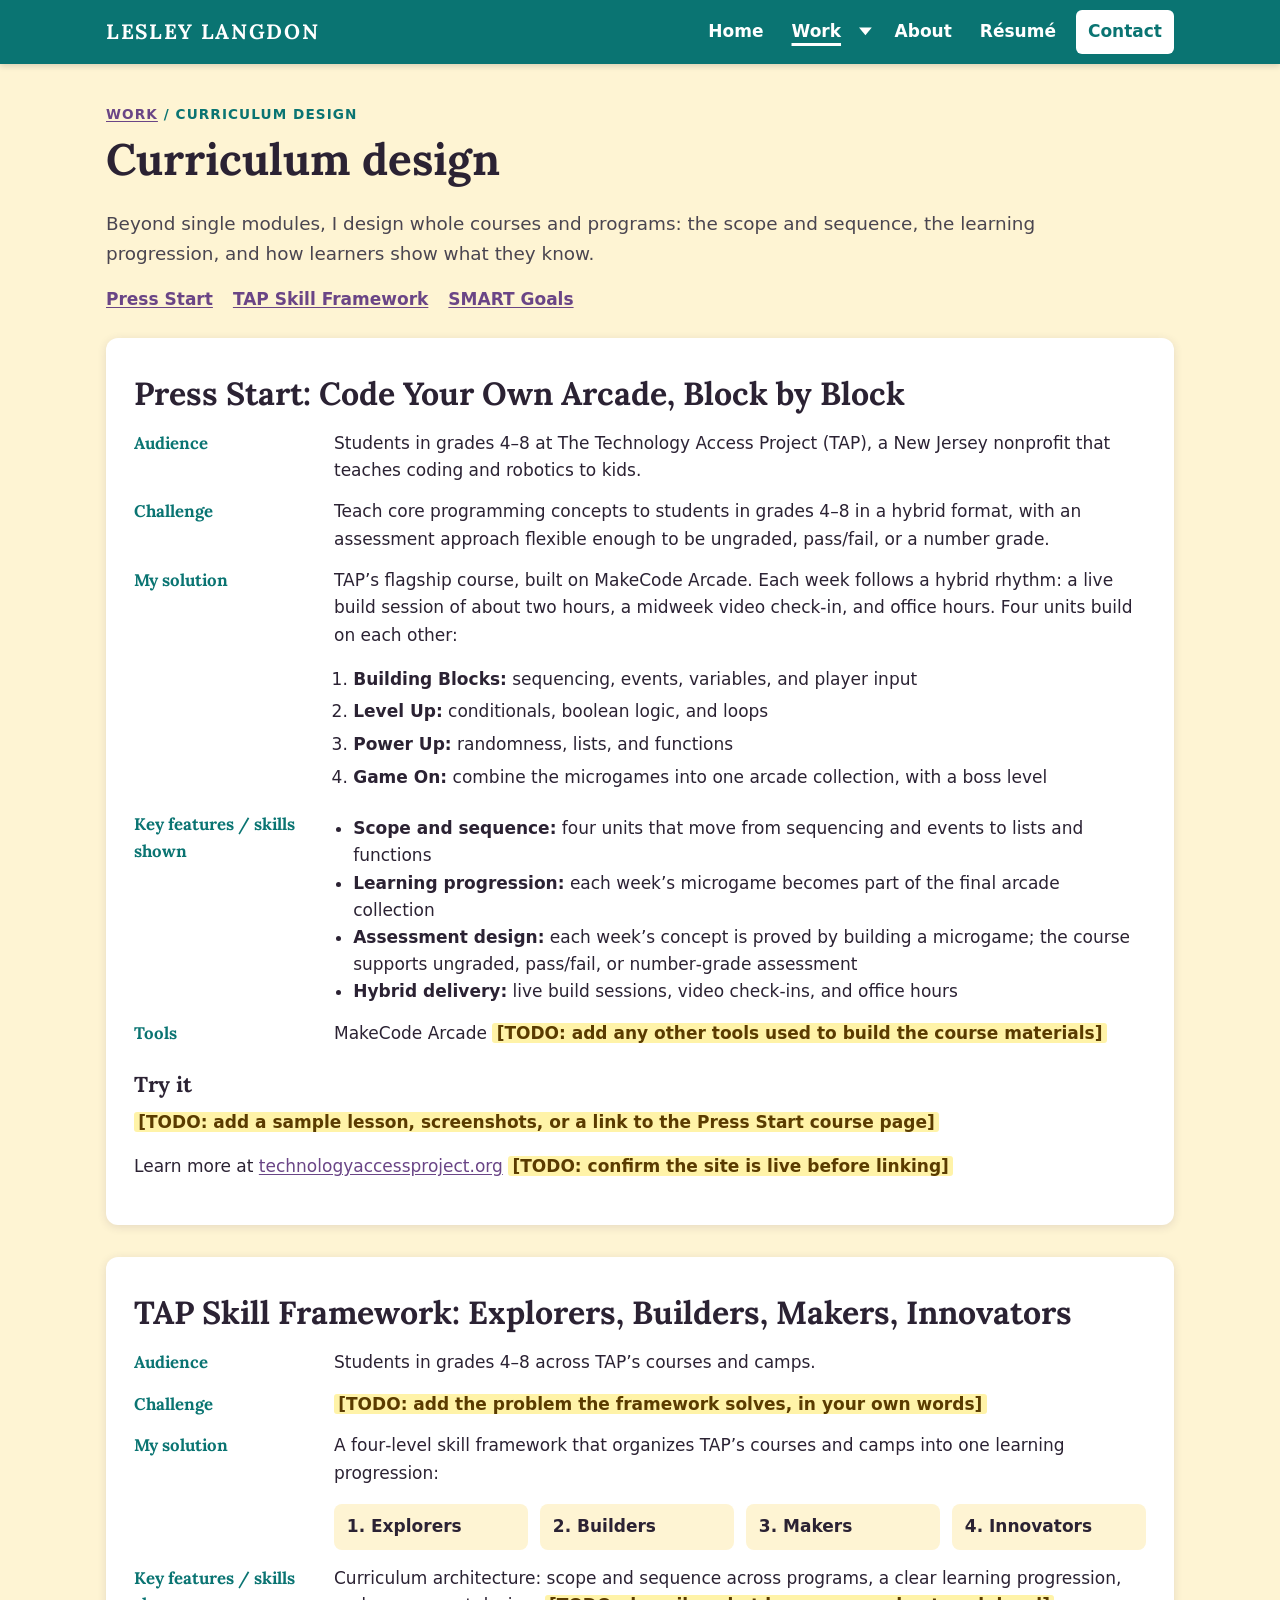
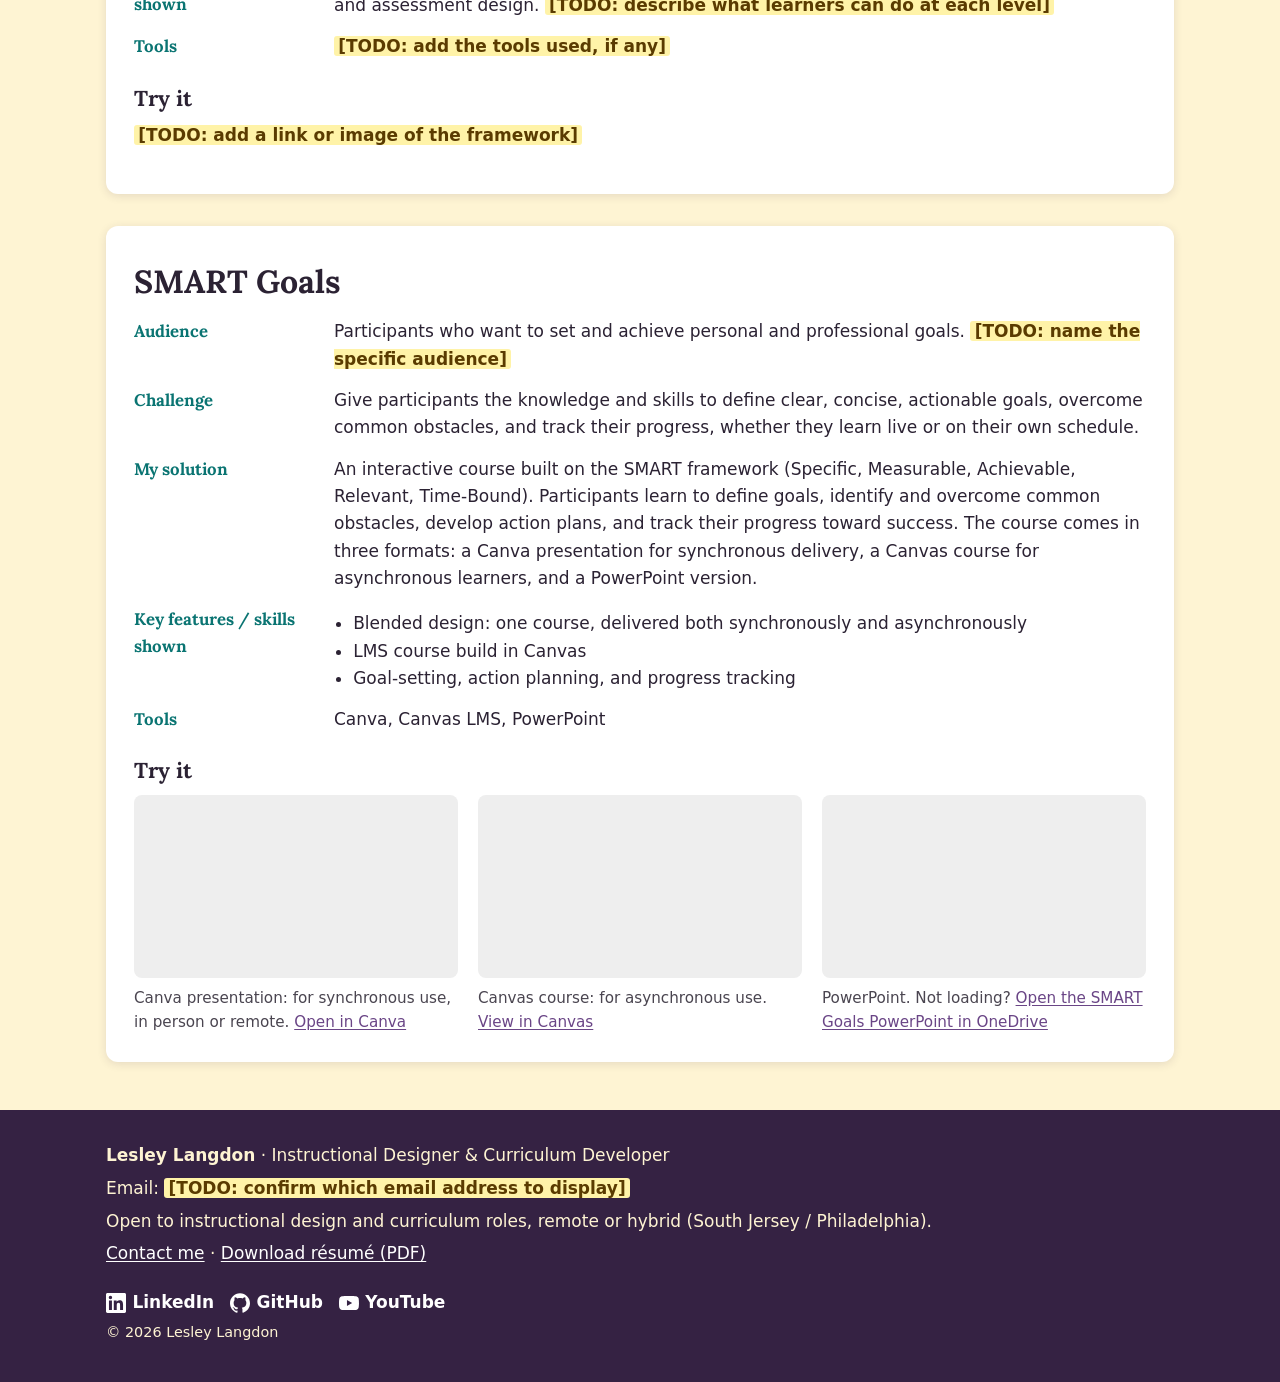
<file: curriculum.html>
<!DOCTYPE html>
<html lang="en">
<head>
  <meta charset="UTF-8">
  <meta name="viewport" content="width=device-width, initial-scale=1.0">
  <title>Curriculum Design | Lesley Langdon</title>
  <meta name="description" content="Curriculum design by Lesley Langdon: Press Start, a hybrid MakeCode Arcade coding course for grades 4-8; TAP's four-level skill framework; and a blended SMART Goals course.">
  <meta name="author" content="Lesley Langdon">
  <link rel="preconnect" href="https://fonts.googleapis.com">
  <link rel="preconnect" href="https://fonts.gstatic.com" crossorigin>
  <link href="https://fonts.googleapis.com/css2?family=Lora:ital,wght@0,400..700;1,400..700&amp;display=swap" rel="stylesheet">
  <link href="style.css" rel="stylesheet">
</head>
<body>
  <a class="skip-link" href="#main">Skip to main content</a>

  <header class="site-header">
    <div class="container header-inner">
      <a class="site-name" href="index.html">Lesley Langdon</a>
      <button class="menu-toggle" type="button" aria-expanded="false" aria-controls="site-nav">Menu</button>
      <nav class="site-nav" id="site-nav" aria-label="Main">
        <ul>
          <li><a href="index.html">Home</a></li>
          <li class="has-sub">
            <a href="projects.html" class="is-section">Work</a>
            <button class="sub-toggle" type="button" aria-expanded="false" aria-controls="work-menu" aria-label="Show Work sections">
              <svg viewBox="0 0 10 6" aria-hidden="true" focusable="false"><path d="M0 0l5 6 5-6z"/></svg>
            </button>
            <ul class="submenu" id="work-menu">
              <li><a href="projects.html">All work</a></li>
              <li><a href="storyline.html">Storyline projects</a></li>
              <li><a href="rise.html">Rise projects</a></li>
              <li><a href="curriculum.html" aria-current="page">Curriculum design</a></li>
            </ul>
          </li>
          <li><a href="aboutMe.html">About</a></li>
          <li><a href="resume.html">R&eacute;sum&eacute;</a></li>
          <li><a class="nav-contact" href="contact.html">Contact</a></li>
        </ul>
      </nav>
    </div>
  </header>

  <main id="main">

    <section class="page-intro">
      <div class="container">
        <p class="eyebrow"><a href="projects.html">Work</a> / Curriculum design</p>
        <h1>Curriculum design</h1>
        <p class="lead">Beyond single modules, I design whole courses and programs: the scope and sequence, the learning progression, and how learners show what they know.</p>
        <ul class="jump-links" aria-label="Projects on this page">
          <li><a href="#press-start">Press Start</a></li>
          <li><a href="#skill-framework">TAP Skill Framework</a></li>
          <li><a href="#smart-goals">SMART Goals</a></li>
        </ul>
      </div>
    </section>

    <div class="container">

      <article class="case" id="press-start" aria-labelledby="press-start-title">
        <h2 id="press-start-title">Press Start: Code Your Own Arcade, Block by Block</h2>
        <dl class="case-grid">
          <dt>Audience</dt>
          <dd>Students in grades 4&ndash;8 at The Technology Access Project (TAP), a New Jersey nonprofit that teaches coding and robotics to kids.</dd>
          <dt>Challenge</dt>
          <dd>Teach core programming concepts to students in grades 4&ndash;8 in a hybrid format, with an assessment approach flexible enough to be ungraded, pass/fail, or a number grade.</dd>
          <dt>My solution</dt>
          <dd><p>TAP&rsquo;s flagship course, built on MakeCode Arcade. Each week follows a hybrid rhythm: a live build session of about two hours, a midweek video check&#8209;in, and office hours. Four units build on each other:</p>
            <ol class="unit-list">
              <li><strong>Building Blocks:</strong> sequencing, events, variables, and player input</li>
              <li><strong>Level Up:</strong> conditionals, boolean logic, and loops</li>
              <li><strong>Power Up:</strong> randomness, lists, and functions</li>
              <li><strong>Game On:</strong> combine the microgames into one arcade collection, with a boss level</li>
            </ol></dd>
          <dt>Key features / skills shown</dt>
          <dd><ul>
              <li><strong>Scope and sequence:</strong> four units that move from sequencing and events to lists and functions</li>
              <li><strong>Learning progression:</strong> each week&rsquo;s microgame becomes part of the final arcade collection</li>
              <li><strong>Assessment design:</strong> each week&rsquo;s concept is proved by building a microgame; the course supports ungraded, pass/fail, or number&#8209;grade assessment</li>
              <li><strong>Hybrid delivery:</strong> live build sessions, video check&#8209;ins, and office hours</li>
            </ul></dd>
          <dt>Tools</dt>
          <dd>MakeCode Arcade <!-- TODO: add any other tools used to build the course materials --><span class="todo">[TODO: add any other tools used to build the course materials]</span></dd>
        </dl>
        <div class="try-it">
          <h3>Try it</h3>
          <p><!-- TODO: add a sample lesson, screenshots, or a link to the Press Start course page --><span class="todo">[TODO: add a sample lesson, screenshots, or a link to the Press Start course page]</span></p>
          <p>Learn more at <a href="https://technologyaccessproject.org" target="_blank" rel="noopener">technologyaccessproject.org<span class="visually-hidden"> (opens in a new tab)</span></a> <!-- TODO: confirm the site is live before linking --><span class="todo">[TODO: confirm the site is live before linking]</span></p>
        </div>
      </article>


      <article class="case" id="skill-framework" aria-labelledby="skill-framework-title">
        <h2 id="skill-framework-title">TAP Skill Framework: Explorers, Builders, Makers, Innovators</h2>
        <dl class="case-grid">
          <dt>Audience</dt>
          <dd>Students in grades 4&ndash;8 across TAP&rsquo;s courses and camps.</dd>
          <dt>Challenge</dt>
          <dd><!-- TODO: add the problem the framework solves, in your own words --><span class="todo">[TODO: add the problem the framework solves, in your own words]</span></dd>
          <dt>My solution</dt>
          <dd><p>A four&#8209;level skill framework that organizes TAP&rsquo;s courses and camps into one learning progression:</p>
            <ol class="level-list">
              <li>1. Explorers</li>
              <li>2. Builders</li>
              <li>3. Makers</li>
              <li>4. Innovators</li>
            </ol></dd>
          <dt>Key features / skills shown</dt>
          <dd>Curriculum architecture: scope and sequence across programs, a clear learning progression, and assessment design. <!-- TODO: describe what learners can do at each level --><span class="todo">[TODO: describe what learners can do at each level]</span></dd>
          <dt>Tools</dt>
          <dd><!-- TODO: add the tools used, if any --><span class="todo">[TODO: add the tools used, if any]</span></dd>
        </dl>
        <div class="try-it">
          <h3>Try it</h3>
          <p><!-- TODO: add a link or image of the framework --><span class="todo">[TODO: add a link or image of the framework]</span></p>
        </div>
      </article>


      <article class="case" id="smart-goals" aria-labelledby="smart-goals-title">
        <h2 id="smart-goals-title">SMART Goals</h2>
        <dl class="case-grid">
          <dt>Audience</dt>
          <dd>Participants who want to set and achieve personal and professional goals. <!-- TODO: name the specific audience --><span class="todo">[TODO: name the specific audience]</span></dd>
          <dt>Challenge</dt>
          <dd>Give participants the knowledge and skills to define clear, concise, actionable goals, overcome common obstacles, and track their progress, whether they learn live or on their own schedule.</dd>
          <dt>My solution</dt>
          <dd>An interactive course built on the SMART framework (Specific, Measurable, Achievable, Relevant, Time&#8209;Bound). Participants learn to define goals, identify and overcome common obstacles, develop action plans, and track their progress toward success. The course comes in three formats: a Canva presentation for synchronous delivery, a Canvas course for asynchronous learners, and a PowerPoint version.</dd>
          <dt>Key features / skills shown</dt>
          <dd><ul>
              <li>Blended design: one course, delivered both synchronously and asynchronously</li>
              <li>LMS course build in Canvas</li>
              <li>Goal&#8209;setting, action planning, and progress tracking</li>
            </ul></dd>
          <dt>Tools</dt>
          <dd>Canva, Canvas LMS, PowerPoint</dd>
        </dl>
        <div class="try-it">
          <h3>Try it</h3>
          <div class="embed-row">
          <figure>
            <div class="embed">
              <iframe src="https://www.canva.com/design/DAGcOTMnuVE/Jsp6C_vaxFo_f3aE8CtWOA/view?embed" title="SMART Goals Canva presentation" loading="lazy" allow="fullscreen" allowfullscreen></iframe>
            </div>
            <figcaption>Canva presentation: for synchronous use, in person or remote. <a href="https://www.canva.com/design/DAGcOTMnuVE/Jsp6C_vaxFo_f3aE8CtWOA/view" target="_blank" rel="noopener">Open in Canva<span class="visually-hidden"> (opens in a new tab)</span></a></figcaption>
          </figure>
          <figure>
            <div class="embed">
              <iframe src="https://www.youtube.com/embed/nRs3PUCZx14?si=Dw0Rsge5XCDs6-Fv" title="SMART Goals Canvas course (YouTube video)" loading="lazy" allow="accelerometer; autoplay; clipboard-write; encrypted-media; gyroscope; picture-in-picture; web-share" referrerpolicy="strict-origin-when-cross-origin" allowfullscreen></iframe>
            </div>
            <figcaption>Canvas course: for asynchronous use. <a href="https://canvas.instructure.com/enroll/3KYYMA" target="_blank" rel="noopener">View in Canvas<span class="visually-hidden"> (opens in a new tab)</span></a></figcaption>
          </figure>
          <figure>
            <div class="embed">
              <iframe src="https://1drv.ms/p/c/347feb8218e2fc42/IQQggZ7pK3QmS5RvsrGcjHD7AS8tWD8gO8P0w-lLJZQlIZA?em=2&amp;wdAr=1.7777777777777777" title="SMART Goals PowerPoint presentation" loading="lazy">
                <a href="https://1drv.ms/p/c/347feb8218e2fc42/IQQggZ7pK3QmS5RvsrGcjHD7AS8tWD8gO8P0w-lLJZQlIZA">Open the SMART Goals PowerPoint</a>
              </iframe>
            </div>
            <figcaption>PowerPoint. Not loading? <a href="https://1drv.ms/p/c/347feb8218e2fc42/IQQggZ7pK3QmS5RvsrGcjHD7AS8tWD8gO8P0w-lLJZQlIZA" target="_blank" rel="noopener">Open the SMART Goals PowerPoint in OneDrive<span class="visually-hidden"> (opens in a new tab)</span></a></figcaption>
          </figure>
          </div>
        </div>
      </article>

    </div>
  </main>

  <footer class="site-footer">
    <div class="container footer-inner">
      <div>
        <p><strong>Lesley Langdon</strong> &middot; Instructional Designer &amp; Curriculum Developer</p>
        <p>Email: <!-- TODO: confirm which email address to display, then replace this span with <a href="mailto:you@example.com">you@example.com</a> --><span class="todo">[TODO: confirm which email address to display]</span></p>
        <p>Open to instructional design and curriculum roles, remote or hybrid (South Jersey / Philadelphia).</p>
        <p><a href="contact.html">Contact me</a> &middot; <a href="Resume.pdf">Download r&eacute;sum&eacute; (PDF)</a></p>
      </div>
      <div>
        <ul class="social">
          <li><a href="https://www.linkedin.com/in/lesleyplangdon/" target="_blank" rel="noopener"><svg viewBox="0 0 24 24" aria-hidden="true" focusable="false"><path d="M20.447 20.452h-3.554v-5.569c0-1.328-.027-3.037-1.852-3.037-1.853 0-2.136 1.445-2.136 2.939v5.667H9.351V9h3.414v1.561h.046c.477-.9 1.637-1.85 3.37-1.85 3.601 0 4.267 2.37 4.267 5.455v6.286zM5.337 7.433a2.062 2.062 0 0 1-2.063-2.065 2.064 2.064 0 1 1 2.063 2.065zm1.782 13.019H3.555V9h3.564v11.452zM22.225 0H1.771C.792 0 0 .774 0 1.729v20.542C0 23.227.792 24 1.771 24h20.451C23.2 24 24 23.227 24 22.271V1.729C24 .774 23.2 0 22.222 0h.003z"/></svg><span>LinkedIn</span><span class="visually-hidden"> (opens in a new tab)</span></a></li>
          <li><a href="https://github.com/LesleyPLangdon" target="_blank" rel="noopener"><svg viewBox="0 0 24 24" aria-hidden="true" focusable="false"><path d="M12 .297c-6.63 0-12 5.373-12 12 0 5.303 3.438 9.8 8.205 11.385.6.113.82-.258.82-.577 0-.285-.01-1.04-.015-2.04-3.338.724-4.042-1.61-4.042-1.61C4.422 18.07 3.633 17.7 3.633 17.7c-1.087-.744.084-.729.084-.729 1.205.084 1.838 1.236 1.838 1.236 1.07 1.835 2.809 1.305 3.495.998.108-.776.417-1.305.76-1.605-2.665-.3-5.466-1.332-5.466-5.93 0-1.31.465-2.38 1.235-3.22-.135-.303-.54-1.523.105-3.176 0 0 1.005-.322 3.3 1.23.96-.267 1.98-.399 3-.405 1.02.006 2.04.138 3 .405 2.28-1.552 3.285-1.23 3.285-1.23.645 1.653.24 2.873.12 3.176.765.84 1.23 1.91 1.23 3.22 0 4.61-2.805 5.625-5.475 5.92.42.36.81 1.096.81 2.22 0 1.606-.015 2.896-.015 3.286 0 .315.21.69.825.57C20.565 22.092 24 17.592 24 12.297c0-6.627-5.373-12-12-12"/></svg><span>GitHub</span><span class="visually-hidden"> (opens in a new tab)</span></a></li>
          <li><a href="https://www.youtube.com/channel/UC59n1ynOghWQu-7lS5XhaEw" target="_blank" rel="noopener"><svg viewBox="0 0 24 24" aria-hidden="true" focusable="false"><path d="M23.498 6.186a3.016 3.016 0 0 0-2.122-2.136C19.505 3.545 12 3.545 12 3.545s-7.505 0-9.377.505A3.017 3.017 0 0 0 .502 6.186C0 8.07 0 12 0 12s0 3.93.502 5.814a3.016 3.016 0 0 0 2.122 2.136c1.871.505 9.376.505 9.376.505s7.505 0 9.377-.505a3.015 3.015 0 0 0 2.122-2.136C24 15.93 24 12 24 12s0-3.93-.502-5.814zM9.545 15.568V8.432L15.818 12l-6.273 3.568z"/></svg><span>YouTube</span><span class="visually-hidden"> (opens in a new tab)</span></a></li>
        </ul>
        <p class="copyright">&copy; 2026 Lesley Langdon</p>
      </div>
    </div>
  </footer>

  <script src="script.js"></script>
</body>
</html>
</file>
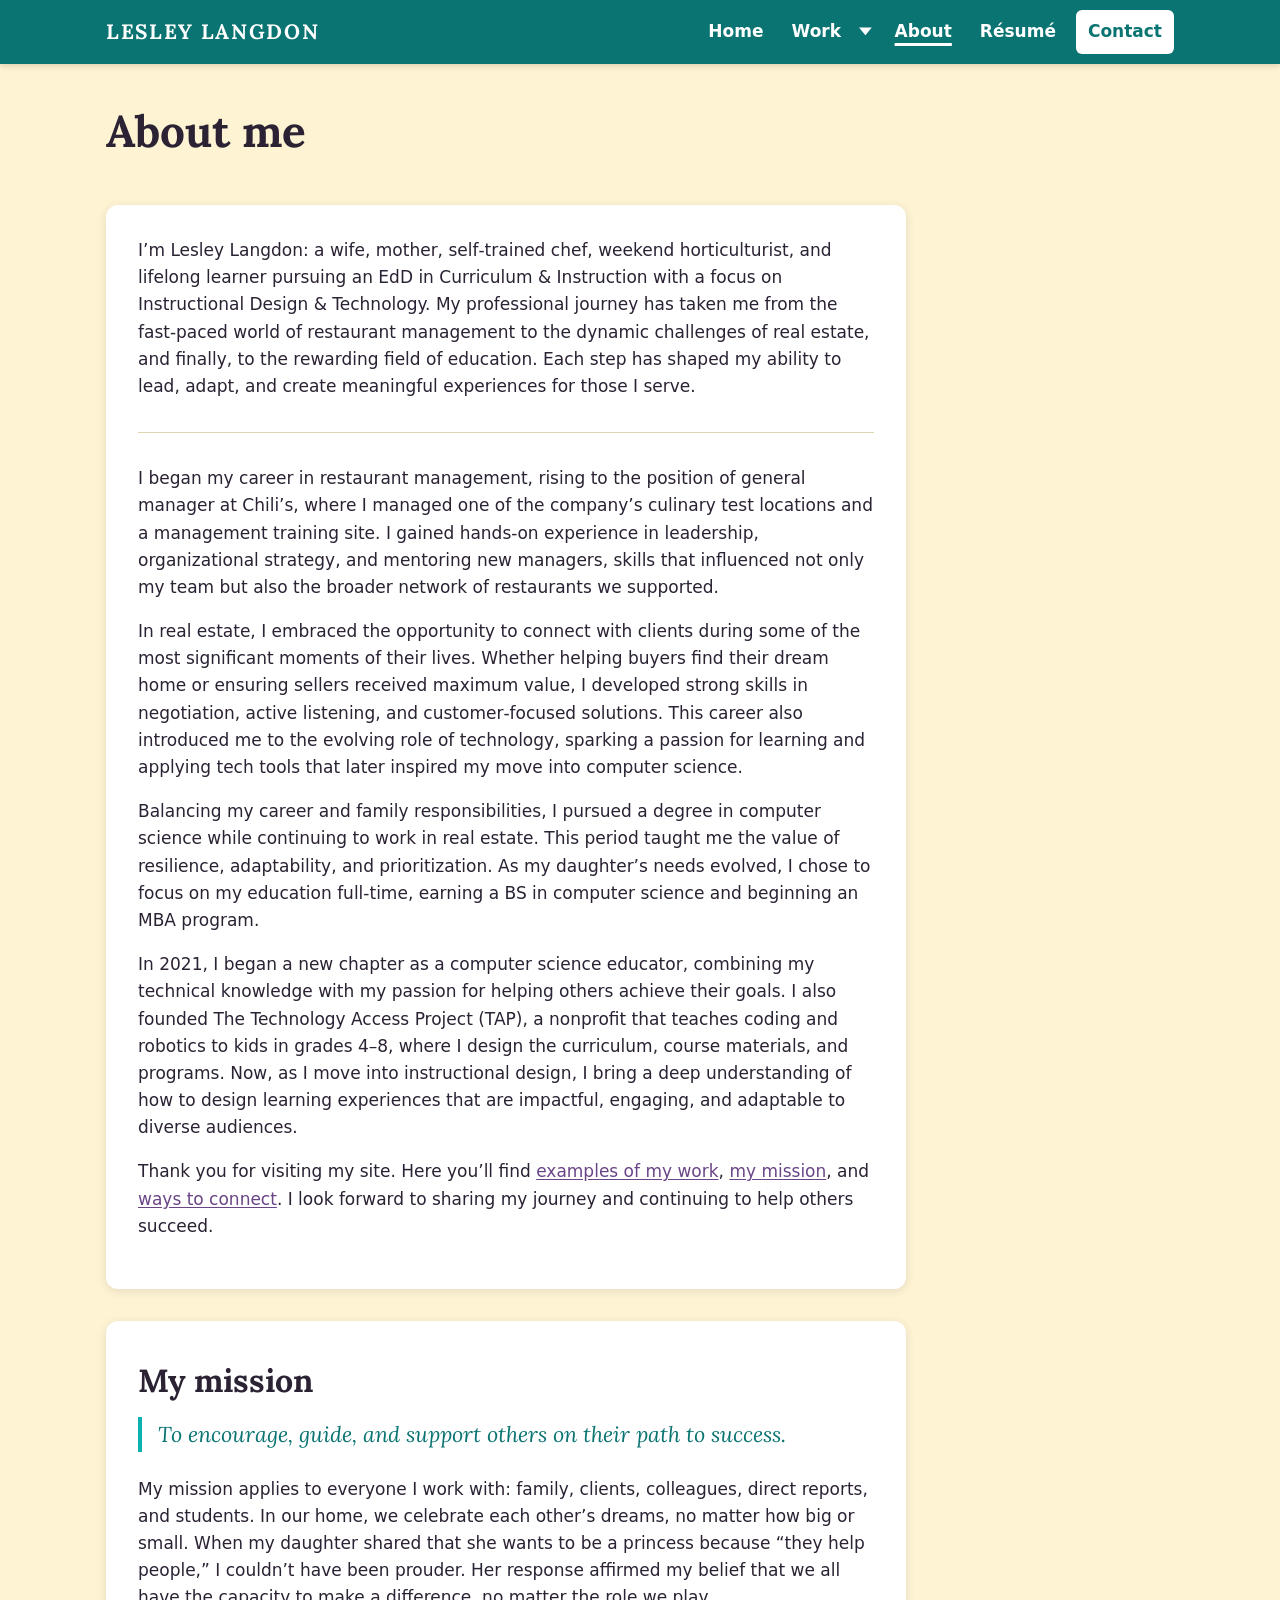
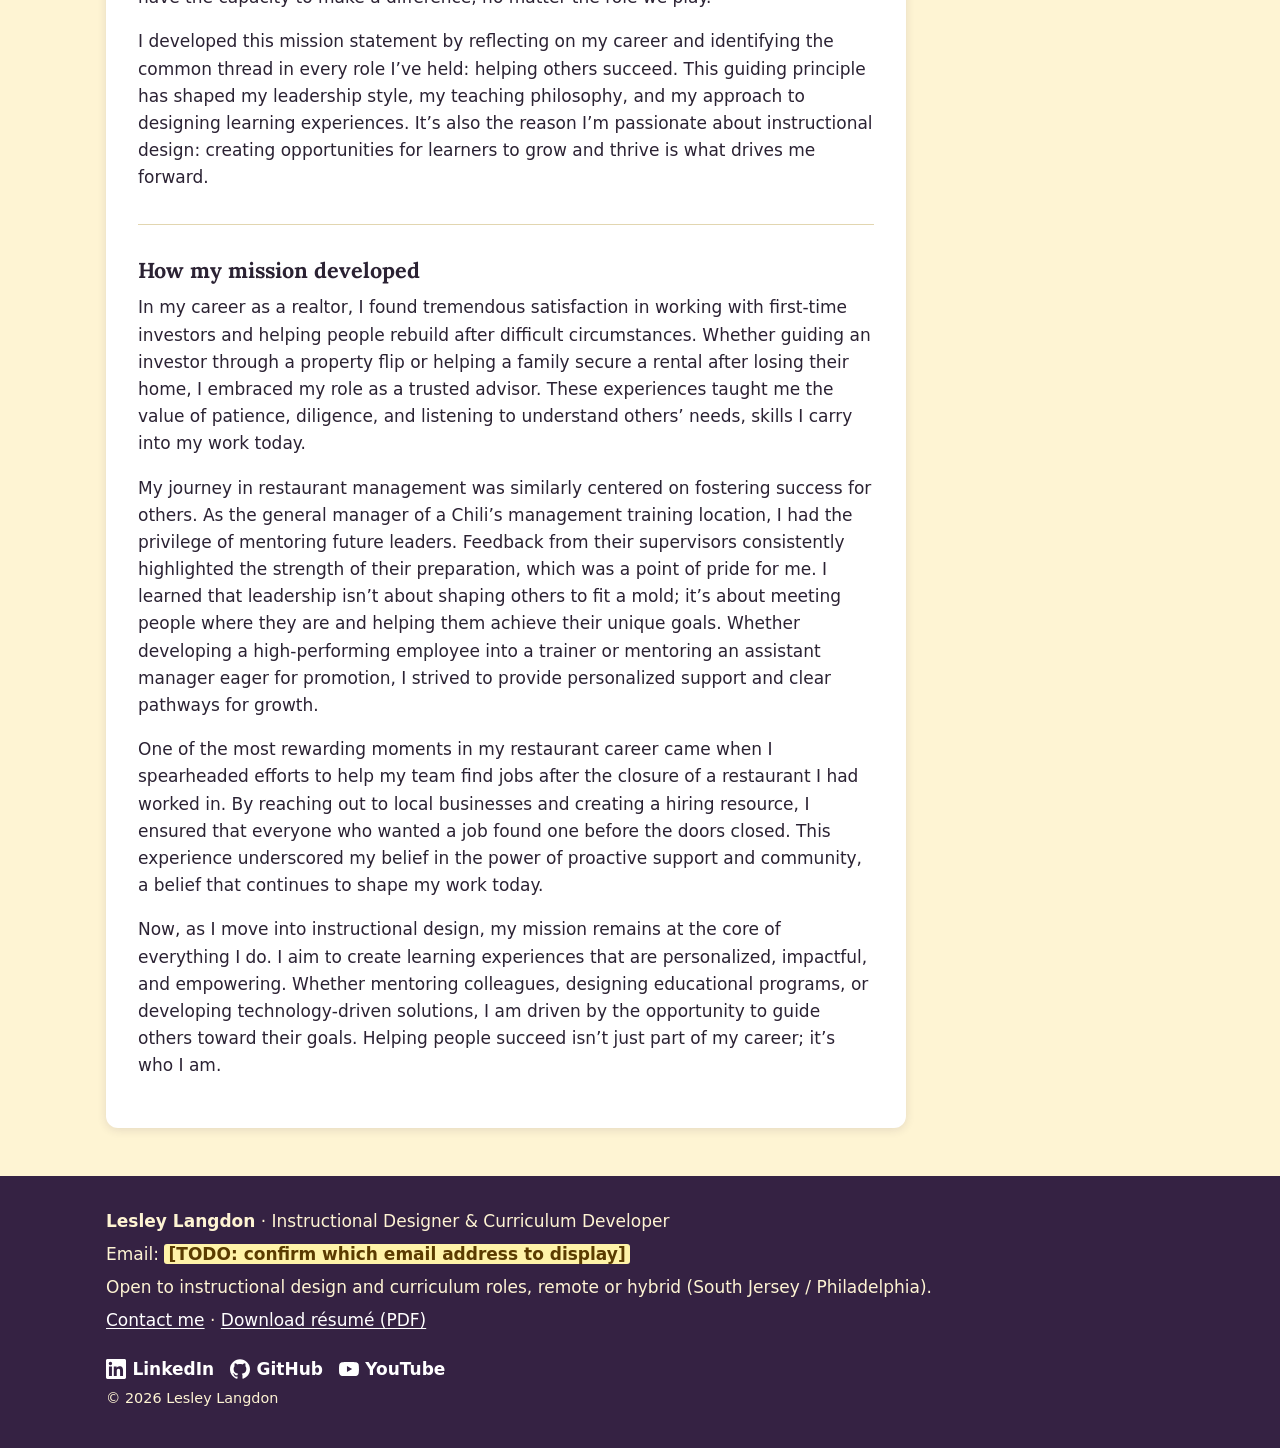
<file: mission.html>
<!DOCTYPE html>
<html lang="en">
<head>
  <meta charset="UTF-8">
  <meta name="viewport" content="width=device-width, initial-scale=1.0">
  <title>Mission Statement | Lesley Langdon</title>
  <meta name="description" content="Lesley Langdon's mission statement now lives on her About page.">
  <meta http-equiv="refresh" content="0; url=aboutMe.html#mission">
  <link rel="canonical" href="aboutMe.html#mission">
  <script>
    // Keep old deep links working: mission.html#fullms -> aboutMe.html#fullms
    location.replace('aboutMe.html' + (location.hash || '#mission'));
  </script>
</head>
<body>
  <p>My mission statement has moved to the <a href="aboutMe.html#mission">About page</a>.</p>
</body>
</html>
</file>
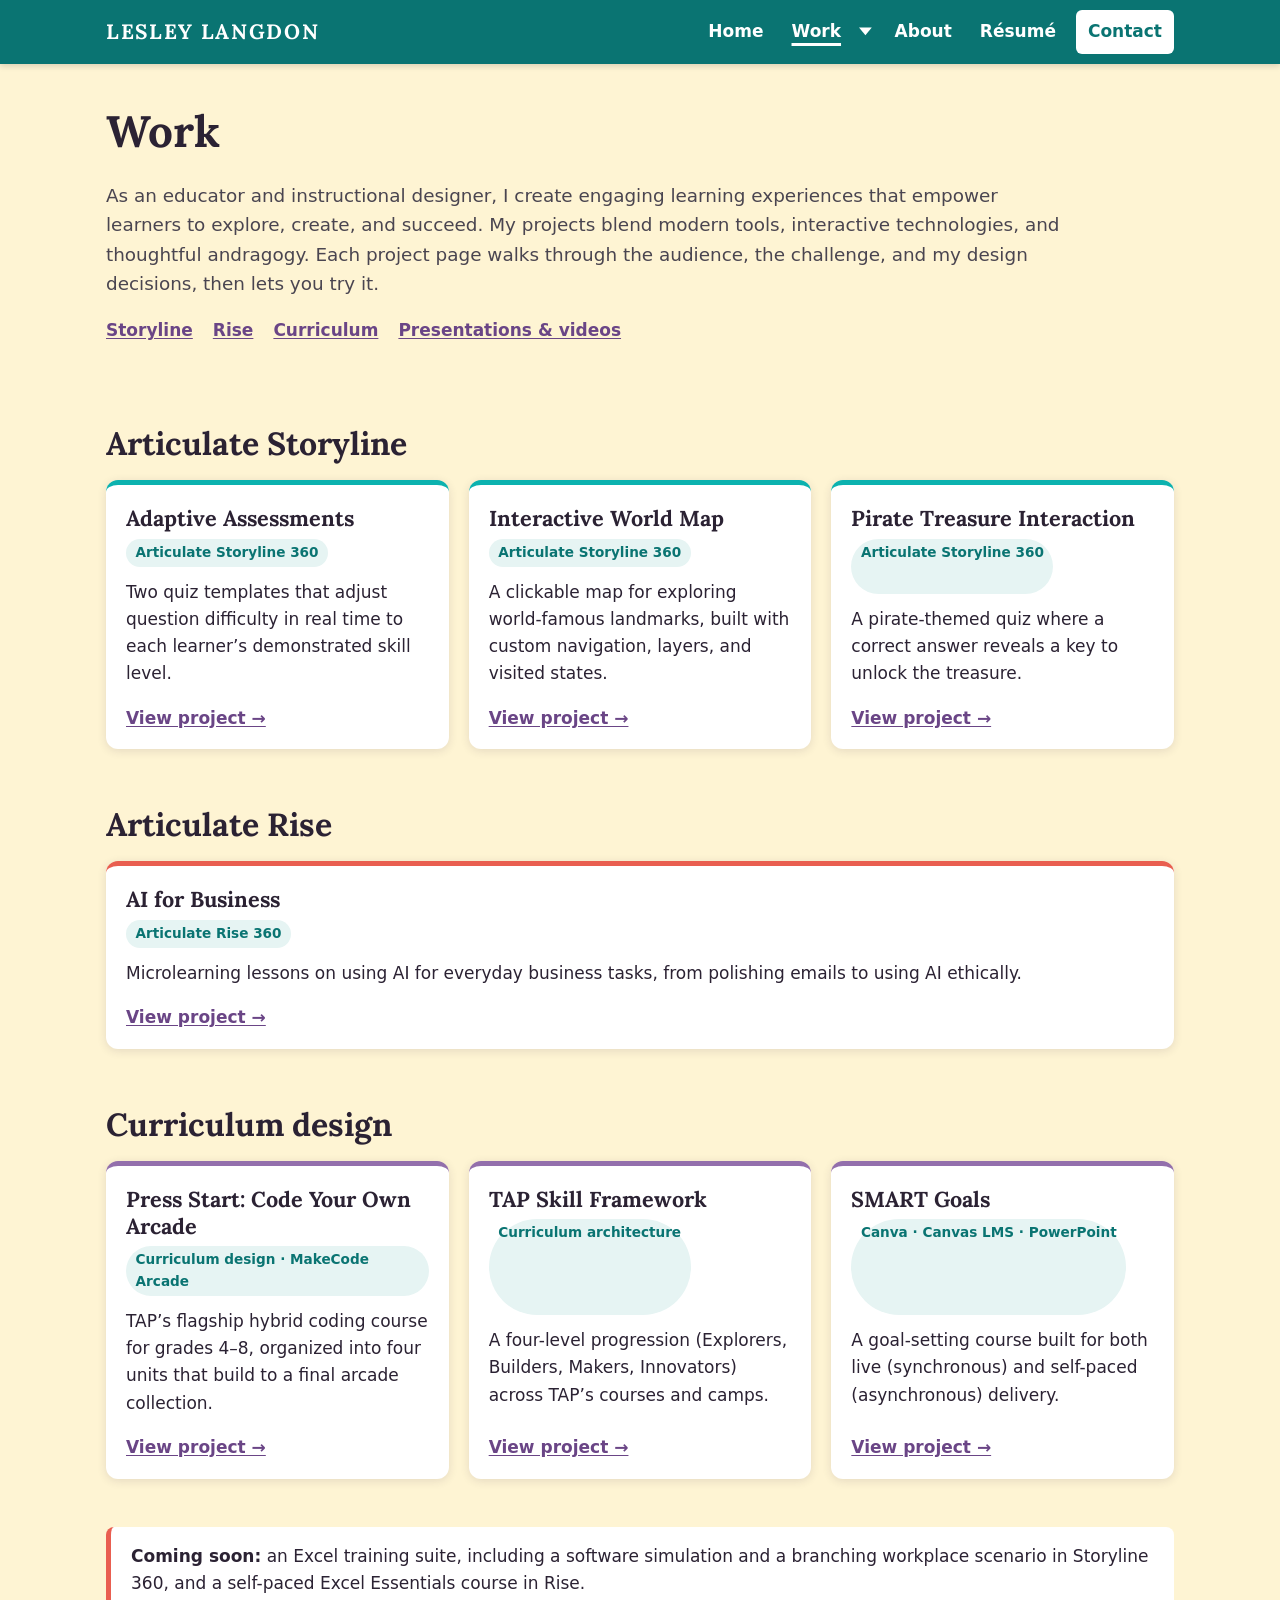
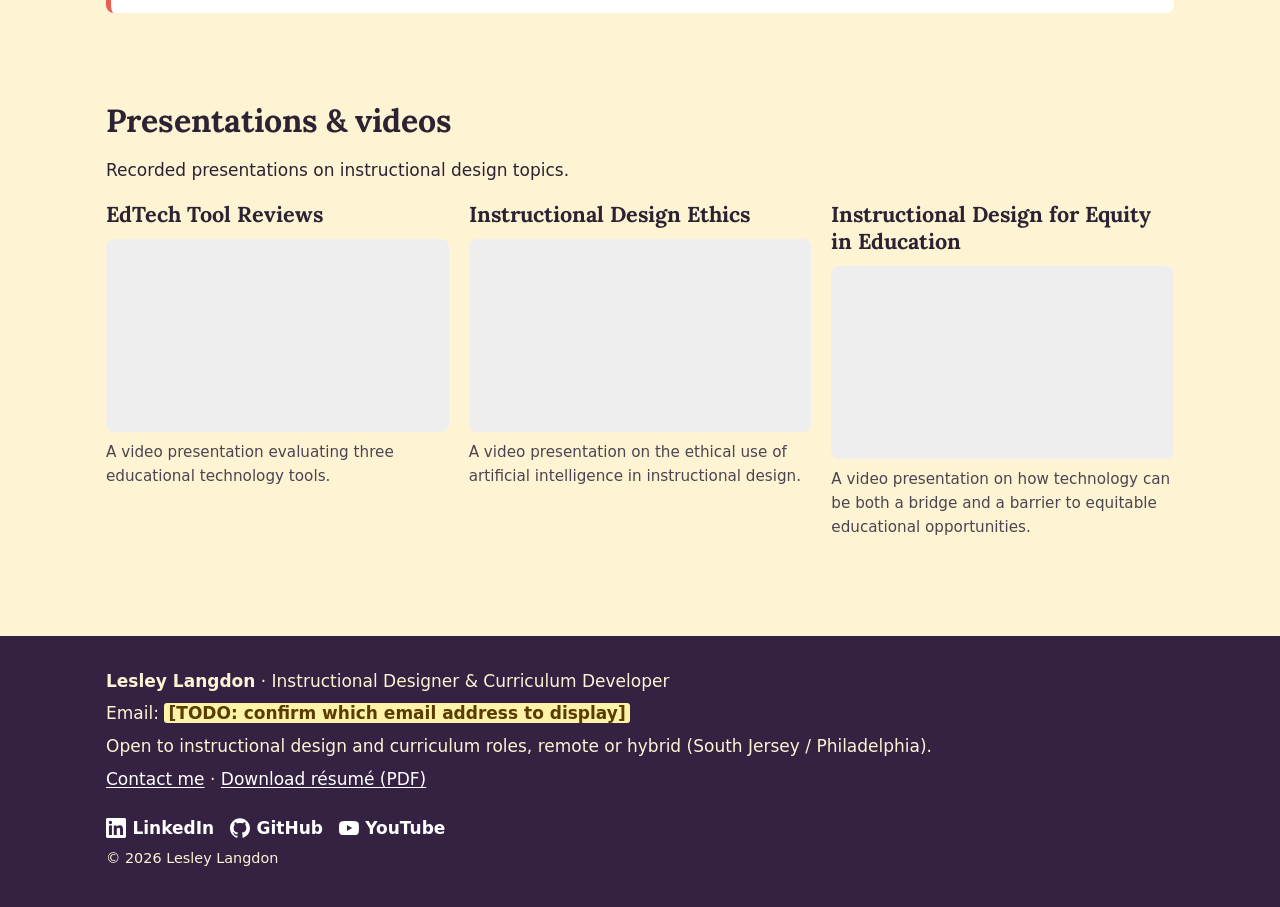
<file: projects.html>
<!DOCTYPE html>
<html lang="en">
<head>
  <meta charset="UTF-8">
  <meta name="viewport" content="width=device-width, initial-scale=1.0">
  <title>Work | Lesley Langdon, Instructional Designer</title>
  <meta name="description" content="Instructional design portfolio of Lesley Langdon: Articulate Storyline and Rise projects, curriculum design for The Technology Access Project, and recorded presentations.">
  <meta name="author" content="Lesley Langdon">
  <link rel="preconnect" href="https://fonts.googleapis.com">
  <link rel="preconnect" href="https://fonts.gstatic.com" crossorigin>
  <link href="https://fonts.googleapis.com/css2?family=Lora:ital,wght@0,400..700;1,400..700&amp;display=swap" rel="stylesheet">
  <link href="style.css" rel="stylesheet">
</head>
<body>
  <a class="skip-link" href="#main">Skip to main content</a>

  <header class="site-header">
    <div class="container header-inner">
      <a class="site-name" href="index.html">Lesley Langdon</a>
      <button class="menu-toggle" type="button" aria-expanded="false" aria-controls="site-nav">Menu</button>
      <nav class="site-nav" id="site-nav" aria-label="Main">
        <ul>
          <li><a href="index.html">Home</a></li>
          <li class="has-sub">
            <a href="projects.html" aria-current="page">Work</a>
            <button class="sub-toggle" type="button" aria-expanded="false" aria-controls="work-menu" aria-label="Show Work sections">
              <svg viewBox="0 0 10 6" aria-hidden="true" focusable="false"><path d="M0 0l5 6 5-6z"/></svg>
            </button>
            <ul class="submenu" id="work-menu">
              <li><a href="projects.html">All work</a></li>
              <li><a href="storyline.html">Storyline projects</a></li>
              <li><a href="rise.html">Rise projects</a></li>
              <li><a href="curriculum.html">Curriculum design</a></li>
            </ul>
          </li>
          <li><a href="aboutMe.html">About</a></li>
          <li><a href="resume.html">R&eacute;sum&eacute;</a></li>
          <li><a class="nav-contact" href="contact.html">Contact</a></li>
        </ul>
      </nav>
    </div>
  </header>

  <main id="main">

    <section class="page-intro">
      <div class="container">
        <h1>Work</h1>
        <p class="lead">As an educator and instructional designer, I create engaging learning experiences that empower learners to explore, create, and succeed. My projects blend modern tools, interactive technologies, and thoughtful andragogy. Each project page walks through the audience, the challenge, and my design decisions, then lets you try it.</p>
        <ul class="jump-links" aria-label="Jump to a section">
          <li><a href="#storyline">Storyline</a></li>
          <li><a href="#rise">Rise</a></li>
          <li><a href="#curriculum">Curriculum</a></li>
          <li><a href="#videos">Presentations &amp; videos</a></li>
        </ul>
      </div>
    </section>

    <section class="section" id="storyline" aria-labelledby="storyline-title">
      <div class="container">
        <h2 id="storyline-title">Articulate Storyline</h2>
        <div class="card-grid">
          <article class="card ">
            <h3><a href="storyline.html#adaptive-assessments">Adaptive Assessments</a></h3>
            <p class="tool">Articulate Storyline 360</p>
            <p>Two quiz templates that adjust question difficulty in real time to each learner&rsquo;s demonstrated skill level.</p>
            <a class="card-link" href="storyline.html#adaptive-assessments" aria-label="View Adaptive Assessments">View project &rarr;</a>
          </article>
          <article class="card ">
            <h3><a href="storyline.html#interactive-map">Interactive World Map</a></h3>
            <p class="tool">Articulate Storyline 360</p>
            <p>A clickable map for exploring world-famous landmarks, built with custom navigation, layers, and visited states.</p>
            <a class="card-link" href="storyline.html#interactive-map" aria-label="View Interactive World Map">View project &rarr;</a>
          </article>
          <article class="card ">
            <h3><a href="storyline.html#pirate-treasure">Pirate Treasure Interaction</a></h3>
            <p class="tool">Articulate Storyline 360</p>
            <p>A pirate-themed quiz where a correct answer reveals a key to unlock the treasure.</p>
            <a class="card-link" href="storyline.html#pirate-treasure" aria-label="View Pirate Treasure Interaction">View project &rarr;</a>
          </article>
        </div>
      </div>
    </section>

    <section class="section" id="rise" aria-labelledby="rise-title">
      <div class="container">
        <h2 id="rise-title">Articulate Rise</h2>
        <div class="card-grid">
          <article class="card rise">
            <h3><a href="rise.html#ai-for-business">AI for Business</a></h3>
            <p class="tool">Articulate Rise 360</p>
            <p>Microlearning lessons on using AI for everyday business tasks, from polishing emails to using AI ethically.</p>
            <a class="card-link" href="rise.html#ai-for-business" aria-label="View AI for Business">View project &rarr;</a>
          </article>
        </div>
      </div>
    </section>

    <section class="section" id="curriculum" aria-labelledby="curriculum-title">
      <div class="container">
        <h2 id="curriculum-title">Curriculum design</h2>
        <div class="card-grid">
          <article class="card curriculum">
            <h3><a href="curriculum.html#press-start">Press Start: Code Your Own Arcade</a></h3>
            <p class="tool">Curriculum design &middot; MakeCode Arcade</p>
            <p>TAP&rsquo;s flagship hybrid coding course for grades 4&ndash;8, organized into four units that build to a final arcade collection.</p>
            <a class="card-link" href="curriculum.html#press-start" aria-label="View Press Start: Code Your Own Arcade">View project &rarr;</a>
          </article>
          <article class="card curriculum">
            <h3><a href="curriculum.html#skill-framework">TAP Skill Framework</a></h3>
            <p class="tool">Curriculum architecture</p>
            <p>A four-level progression (Explorers, Builders, Makers, Innovators) across TAP&rsquo;s courses and camps.</p>
            <a class="card-link" href="curriculum.html#skill-framework" aria-label="View TAP Skill Framework">View project &rarr;</a>
          </article>
          <article class="card curriculum">
            <h3><a href="curriculum.html#smart-goals">SMART Goals</a></h3>
            <p class="tool">Canva &middot; Canvas LMS &middot; PowerPoint</p>
            <p>A goal-setting course built for both live (synchronous) and self-paced (asynchronous) delivery.</p>
            <a class="card-link" href="curriculum.html#smart-goals" aria-label="View SMART Goals">View project &rarr;</a>
          </article>
        </div>
      </div>
    </section>

    <section class="section" id="upcoming" aria-label="Coming soon">
      <div class="container">

      <aside class="note" aria-label="Coming soon">
        <p><strong>Coming soon:</strong> an Excel training suite, including a software simulation and a branching workplace scenario in Storyline 360, and a self-paced Excel Essentials course in Rise.</p>
      </aside>

      </div>
    </section>

    <section class="section" id="videos" aria-labelledby="videos-title">
      <div class="container">
        <h2 id="videos-title">Presentations &amp; videos</h2>
        <p>Recorded presentations on instructional design topics.</p>
        <!-- These three videos used to repeat in the right-hand sidebar of every page. They now live here only. -->
        <div class="embed-row">
          <figure>
            <h3>EdTech Tool Reviews</h3>
            <div class="embed">
              <iframe src="https://www.youtube.com/embed/-NkGOh9OVBc?si=YLfheukjFLlIK-yy" title="EdTech Tool Reviews (YouTube video)" loading="lazy" allow="accelerometer; autoplay; clipboard-write; encrypted-media; gyroscope; picture-in-picture; web-share" referrerpolicy="strict-origin-when-cross-origin" allowfullscreen></iframe>
            </div>
            <figcaption>A video presentation evaluating three educational technology tools.</figcaption>
          </figure>
          <figure>
            <h3>Instructional Design Ethics</h3>
            <div class="embed">
              <iframe src="https://www.youtube.com/embed/_oI7gsIRJRw?si=NY13BVNZfHfGfEXk" title="Instructional Design Ethics (YouTube video)" loading="lazy" allow="accelerometer; autoplay; clipboard-write; encrypted-media; gyroscope; picture-in-picture; web-share" referrerpolicy="strict-origin-when-cross-origin" allowfullscreen></iframe>
            </div>
            <figcaption>A video presentation on the ethical use of artificial intelligence in instructional design.</figcaption>
          </figure>
          <figure>
            <h3>Instructional Design for Equity in Education</h3>
            <div class="embed">
              <iframe src="https://www.youtube.com/embed/QSBz062hDk0?si=Vahb4gix4ihd53z8" title="Instructional Design for Equity in Education (YouTube video)" loading="lazy" allow="accelerometer; autoplay; clipboard-write; encrypted-media; gyroscope; picture-in-picture; web-share" referrerpolicy="strict-origin-when-cross-origin" allowfullscreen></iframe>
            </div>
            <figcaption>A video presentation on how technology can be both a bridge and a barrier to equitable educational opportunities.</figcaption>
          </figure>
        </div>
      </div>
    </section>
  </main>

  <footer class="site-footer">
    <div class="container footer-inner">
      <div>
        <p><strong>Lesley Langdon</strong> &middot; Instructional Designer &amp; Curriculum Developer</p>
        <p>Email: <!-- TODO: confirm which email address to display, then replace this span with <a href="mailto:you@example.com">you@example.com</a> --><span class="todo">[TODO: confirm which email address to display]</span></p>
        <p>Open to instructional design and curriculum roles, remote or hybrid (South Jersey / Philadelphia).</p>
        <p><a href="contact.html">Contact me</a> &middot; <a href="Resume.pdf">Download r&eacute;sum&eacute; (PDF)</a></p>
      </div>
      <div>
        <ul class="social">
          <li><a href="https://www.linkedin.com/in/lesleyplangdon/" target="_blank" rel="noopener"><svg viewBox="0 0 24 24" aria-hidden="true" focusable="false"><path d="M20.447 20.452h-3.554v-5.569c0-1.328-.027-3.037-1.852-3.037-1.853 0-2.136 1.445-2.136 2.939v5.667H9.351V9h3.414v1.561h.046c.477-.9 1.637-1.85 3.37-1.85 3.601 0 4.267 2.37 4.267 5.455v6.286zM5.337 7.433a2.062 2.062 0 0 1-2.063-2.065 2.064 2.064 0 1 1 2.063 2.065zm1.782 13.019H3.555V9h3.564v11.452zM22.225 0H1.771C.792 0 0 .774 0 1.729v20.542C0 23.227.792 24 1.771 24h20.451C23.2 24 24 23.227 24 22.271V1.729C24 .774 23.2 0 22.222 0h.003z"/></svg><span>LinkedIn</span><span class="visually-hidden"> (opens in a new tab)</span></a></li>
          <li><a href="https://github.com/LesleyPLangdon" target="_blank" rel="noopener"><svg viewBox="0 0 24 24" aria-hidden="true" focusable="false"><path d="M12 .297c-6.63 0-12 5.373-12 12 0 5.303 3.438 9.8 8.205 11.385.6.113.82-.258.82-.577 0-.285-.01-1.04-.015-2.04-3.338.724-4.042-1.61-4.042-1.61C4.422 18.07 3.633 17.7 3.633 17.7c-1.087-.744.084-.729.084-.729 1.205.084 1.838 1.236 1.838 1.236 1.07 1.835 2.809 1.305 3.495.998.108-.776.417-1.305.76-1.605-2.665-.3-5.466-1.332-5.466-5.93 0-1.31.465-2.38 1.235-3.22-.135-.303-.54-1.523.105-3.176 0 0 1.005-.322 3.3 1.23.96-.267 1.98-.399 3-.405 1.02.006 2.04.138 3 .405 2.28-1.552 3.285-1.23 3.285-1.23.645 1.653.24 2.873.12 3.176.765.84 1.23 1.91 1.23 3.22 0 4.61-2.805 5.625-5.475 5.92.42.36.81 1.096.81 2.22 0 1.606-.015 2.896-.015 3.286 0 .315.21.69.825.57C20.565 22.092 24 17.592 24 12.297c0-6.627-5.373-12-12-12"/></svg><span>GitHub</span><span class="visually-hidden"> (opens in a new tab)</span></a></li>
          <li><a href="https://www.youtube.com/channel/UC59n1ynOghWQu-7lS5XhaEw" target="_blank" rel="noopener"><svg viewBox="0 0 24 24" aria-hidden="true" focusable="false"><path d="M23.498 6.186a3.016 3.016 0 0 0-2.122-2.136C19.505 3.545 12 3.545 12 3.545s-7.505 0-9.377.505A3.017 3.017 0 0 0 .502 6.186C0 8.07 0 12 0 12s0 3.93.502 5.814a3.016 3.016 0 0 0 2.122 2.136c1.871.505 9.376.505 9.376.505s7.505 0 9.377-.505a3.015 3.015 0 0 0 2.122-2.136C24 15.93 24 12 24 12s0-3.93-.502-5.814zM9.545 15.568V8.432L15.818 12l-6.273 3.568z"/></svg><span>YouTube</span><span class="visually-hidden"> (opens in a new tab)</span></a></li>
        </ul>
        <p class="copyright">&copy; 2026 Lesley Langdon</p>
      </div>
    </div>
  </footer>

  <script src="script.js"></script>
</body>
</html>
</file>
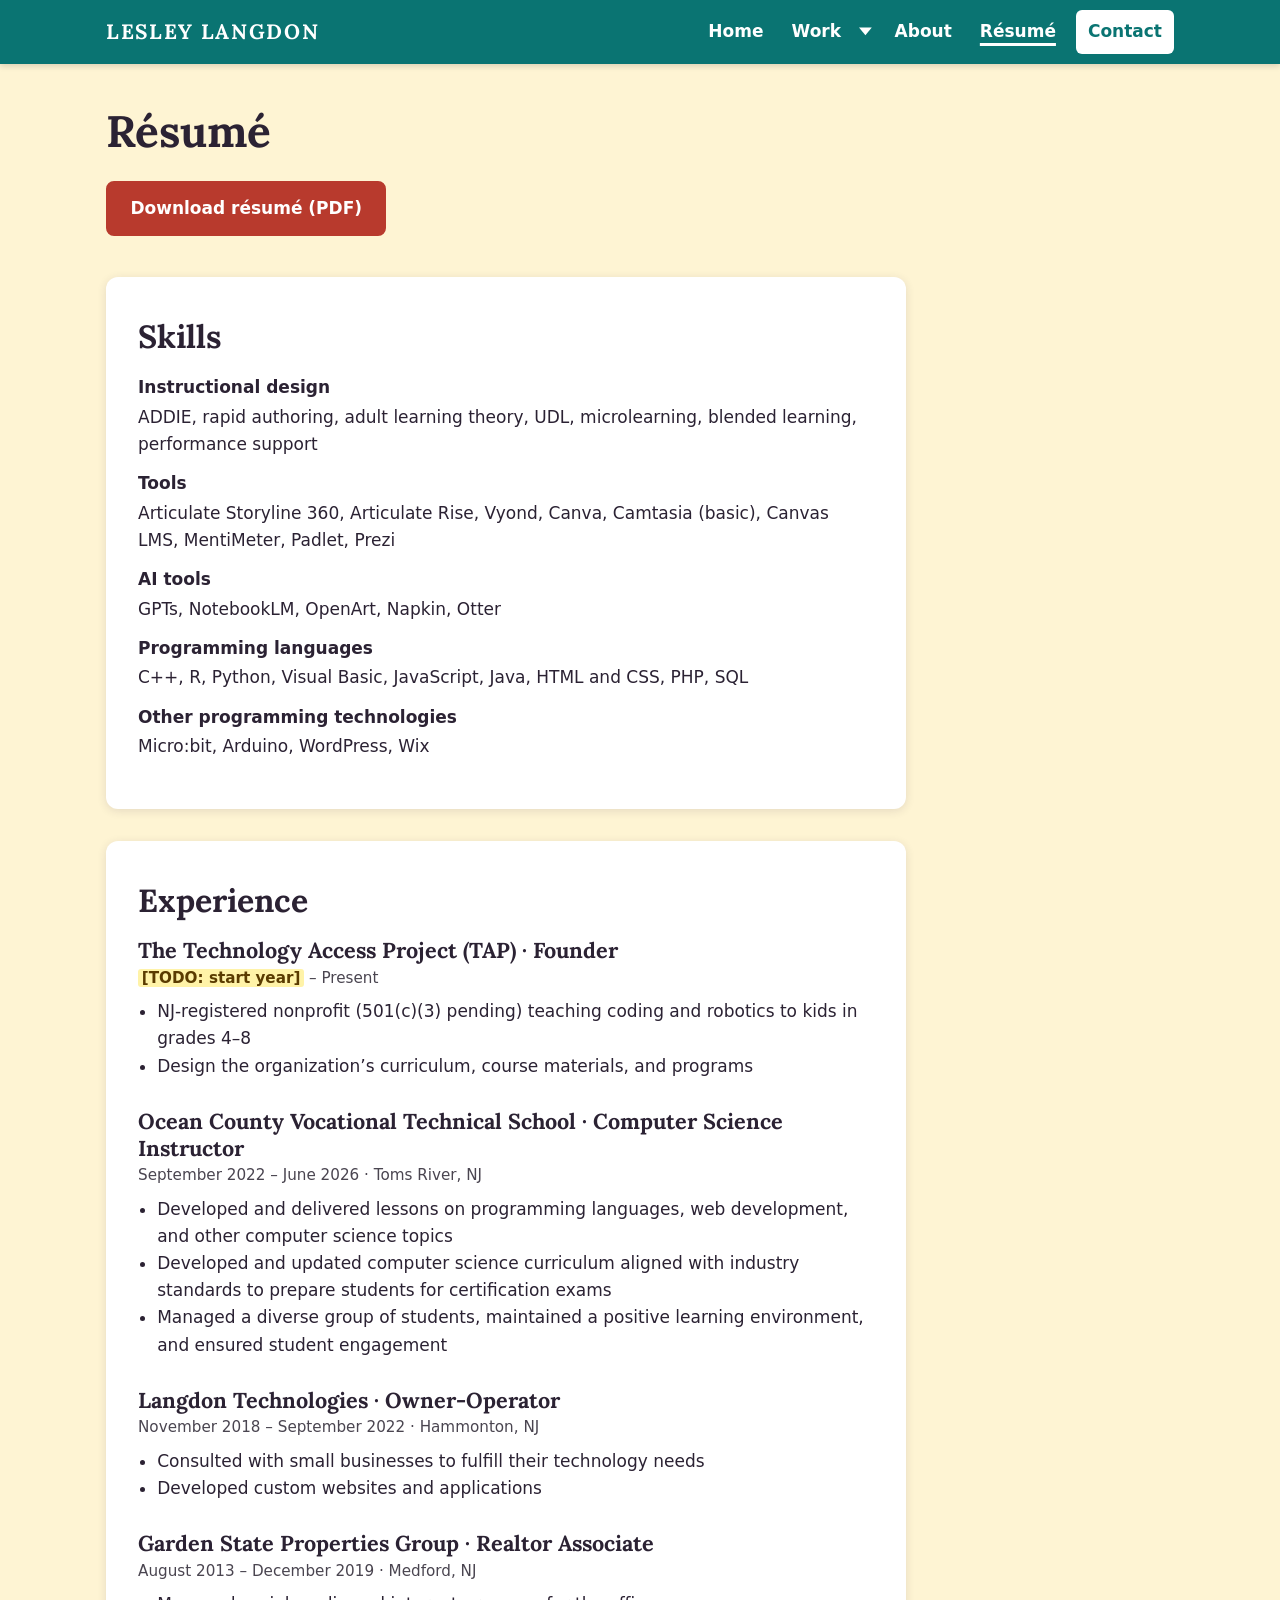
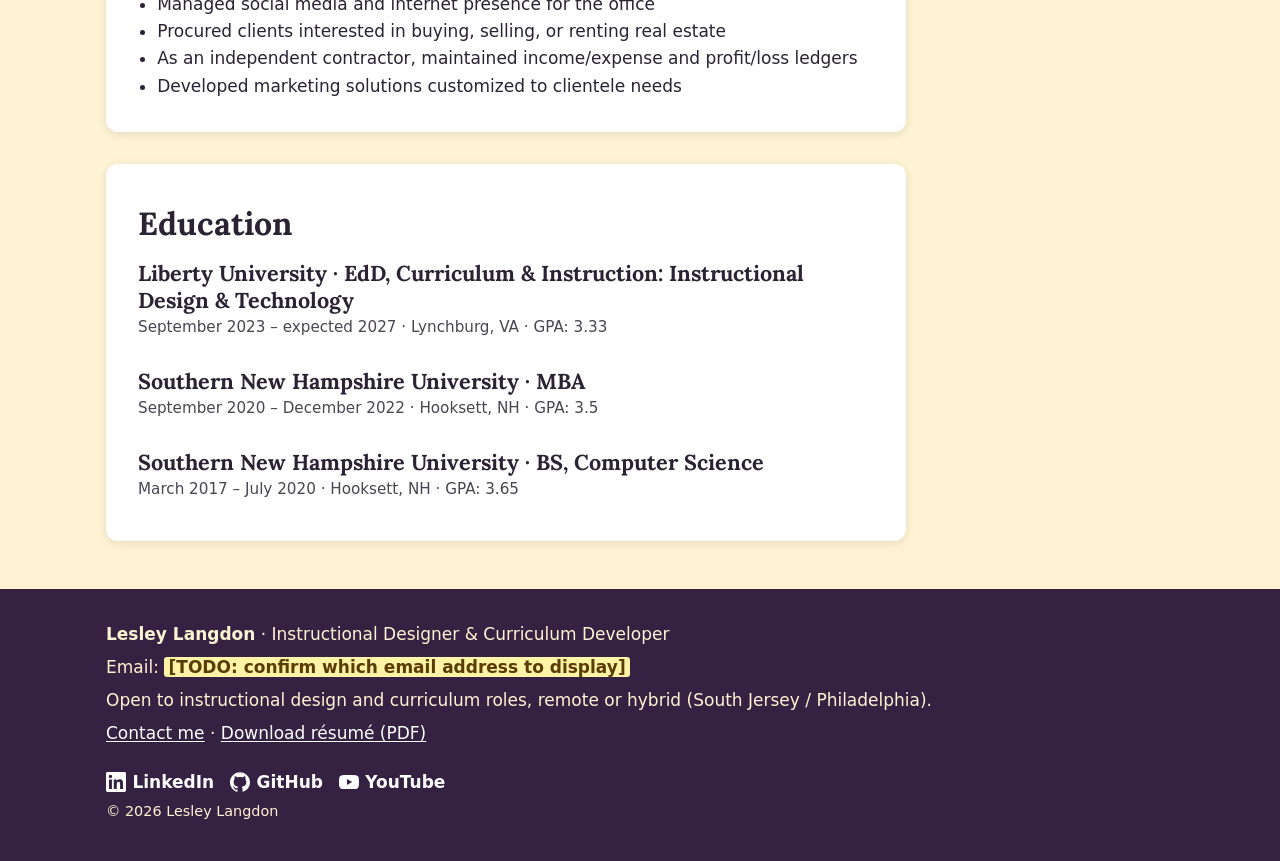
<file: resume.html>
<!DOCTYPE html>
<html lang="en">
<head>
  <meta charset="UTF-8">
  <meta name="viewport" content="width=device-width, initial-scale=1.0">
  <title>R&eacute;sum&eacute; | Lesley Langdon</title>
  <meta name="description" content="Resume of Lesley Langdon: instructional design skills, Articulate Storyline and Rise, founder of The Technology Access Project, computer science instructor, EdD in progress at Liberty University.">
  <meta name="author" content="Lesley Langdon">
  <link rel="preconnect" href="https://fonts.googleapis.com">
  <link rel="preconnect" href="https://fonts.gstatic.com" crossorigin>
  <link href="https://fonts.googleapis.com/css2?family=Lora:ital,wght@0,400..700;1,400..700&amp;display=swap" rel="stylesheet">
  <link href="style.css" rel="stylesheet">
</head>
<body>
  <a class="skip-link" href="#main">Skip to main content</a>

  <header class="site-header">
    <div class="container header-inner">
      <a class="site-name" href="index.html">Lesley Langdon</a>
      <button class="menu-toggle" type="button" aria-expanded="false" aria-controls="site-nav">Menu</button>
      <nav class="site-nav" id="site-nav" aria-label="Main">
        <ul>
          <li><a href="index.html">Home</a></li>
          <li class="has-sub">
            <a href="projects.html">Work</a>
            <button class="sub-toggle" type="button" aria-expanded="false" aria-controls="work-menu" aria-label="Show Work sections">
              <svg viewBox="0 0 10 6" aria-hidden="true" focusable="false"><path d="M0 0l5 6 5-6z"/></svg>
            </button>
            <ul class="submenu" id="work-menu">
              <li><a href="projects.html">All work</a></li>
              <li><a href="storyline.html">Storyline projects</a></li>
              <li><a href="rise.html">Rise projects</a></li>
              <li><a href="curriculum.html">Curriculum design</a></li>
            </ul>
          </li>
          <li><a href="aboutMe.html">About</a></li>
          <li><a href="resume.html" aria-current="page">R&eacute;sum&eacute;</a></li>
          <li><a class="nav-contact" href="contact.html">Contact</a></li>
        </ul>
      </nav>
    </div>
  </header>

  <main id="main">

    <section class="page-intro">
      <div class="container">
        <h1>R&eacute;sum&eacute;</h1>
        <!-- TODO: replace Resume.pdf with your current PDF (same filename, same folder) -->
        <p><a class="btn" href="Resume.pdf" download>Download r&eacute;sum&eacute; (PDF)</a></p>
      </div>
    </section>

    <div class="container">
      <section class="prose" aria-labelledby="skills-title">
        <h2 id="skills-title">Skills</h2>
        <dl class="skills">
          <dt>Instructional design</dt>
          <dd>ADDIE, rapid authoring, adult learning theory, UDL, microlearning, blended learning, performance support</dd>
          <dt>Tools</dt>
          <dd>Articulate Storyline 360, Articulate Rise, Vyond, Canva, Camtasia (basic), Canvas LMS, MentiMeter, Padlet, Prezi</dd>
          <dt>AI tools</dt>
          <dd>GPTs, NotebookLM, OpenArt, Napkin, Otter</dd>
          <dt>Programming languages</dt>
          <dd>C++, R, Python, Visual Basic, JavaScript, Java, HTML and CSS, PHP, SQL</dd>
          <dt>Other programming technologies</dt>
          <dd>Micro:bit, Arduino, WordPress, Wix</dd>
        </dl>
      </section>

      <section class="prose" aria-labelledby="experience-title">
        <h2 id="experience-title">Experience</h2>

        <div class="resume-block">
          <h3 class="resume-role">The Technology Access Project (TAP) &middot; Founder</h3>
          <p class="resume-meta"><!-- TODO: start year --><span class="todo">[TODO: start year]</span> &ndash; Present</p>
          <ul>
            <li>NJ&#8209;registered nonprofit (501(c)(3) pending) teaching coding and robotics to kids in grades 4&ndash;8</li>
            <li>Design the organization&rsquo;s curriculum, course materials, and programs</li>
          </ul>
        </div>

        <div class="resume-block">
          <h3 class="resume-role">Ocean County Vocational Technical School &middot; Computer Science Instructor</h3>
          <p class="resume-meta">September 2022 &ndash; June 2026 &middot; Toms River, NJ</p>
          <ul>
            <li>Developed and delivered lessons on programming languages, web development, and other computer science topics</li>
            <li>Developed and updated computer science curriculum aligned with industry standards to prepare students for certification exams</li>
            <li>Managed a diverse group of students, maintained a positive learning environment, and ensured student engagement</li>
          </ul>
        </div>

        <div class="resume-block">
          <h3 class="resume-role">Langdon Technologies &middot; Owner-Operator</h3>
          <p class="resume-meta">November 2018 &ndash; September 2022 &middot; Hammonton, NJ</p>
          <ul>
            <li>Consulted with small businesses to fulfill their technology needs</li>
            <li>Developed custom websites and applications</li>
          </ul>
        </div>

        <div class="resume-block">
          <h3 class="resume-role">Garden State Properties Group &middot; Realtor Associate</h3>
          <p class="resume-meta">August 2013 &ndash; December 2019 &middot; Medford, NJ</p>
          <ul>
            <li>Managed social media and internet presence for the office</li>
            <li>Procured clients interested in buying, selling, or renting real estate</li>
            <li>As an independent contractor, maintained income/expense and profit/loss ledgers</li>
            <li>Developed marketing solutions customized to clientele needs</li>
          </ul>
        </div>
      </section>

      <section class="prose" aria-labelledby="education-title">
        <h2 id="education-title">Education</h2>
        <div class="resume-block">
          <h3 class="resume-role">Liberty University &middot; EdD, Curriculum &amp; Instruction: Instructional Design &amp; Technology</h3>
          <p class="resume-meta">September 2023 &ndash; expected 2027 &middot; Lynchburg, VA &middot; GPA: 3.33</p>
        </div>
        <div class="resume-block">
          <h3 class="resume-role">Southern New Hampshire University &middot; MBA</h3>
          <p class="resume-meta">September 2020 &ndash; December 2022 &middot; Hooksett, NH &middot; GPA: 3.5</p>
        </div>
        <div class="resume-block">
          <h3 class="resume-role">Southern New Hampshire University &middot; BS, Computer Science</h3>
          <p class="resume-meta">March 2017 &ndash; July 2020 &middot; Hooksett, NH &middot; GPA: 3.65</p>
        </div>
      </section>
    </div>
  </main>

  <footer class="site-footer">
    <div class="container footer-inner">
      <div>
        <p><strong>Lesley Langdon</strong> &middot; Instructional Designer &amp; Curriculum Developer</p>
        <p>Email: <!-- TODO: confirm which email address to display, then replace this span with <a href="mailto:you@example.com">you@example.com</a> --><span class="todo">[TODO: confirm which email address to display]</span></p>
        <p>Open to instructional design and curriculum roles, remote or hybrid (South Jersey / Philadelphia).</p>
        <p><a href="contact.html">Contact me</a> &middot; <a href="Resume.pdf">Download r&eacute;sum&eacute; (PDF)</a></p>
      </div>
      <div>
        <ul class="social">
          <li><a href="https://www.linkedin.com/in/lesleyplangdon/" target="_blank" rel="noopener"><svg viewBox="0 0 24 24" aria-hidden="true" focusable="false"><path d="M20.447 20.452h-3.554v-5.569c0-1.328-.027-3.037-1.852-3.037-1.853 0-2.136 1.445-2.136 2.939v5.667H9.351V9h3.414v1.561h.046c.477-.9 1.637-1.85 3.37-1.85 3.601 0 4.267 2.37 4.267 5.455v6.286zM5.337 7.433a2.062 2.062 0 0 1-2.063-2.065 2.064 2.064 0 1 1 2.063 2.065zm1.782 13.019H3.555V9h3.564v11.452zM22.225 0H1.771C.792 0 0 .774 0 1.729v20.542C0 23.227.792 24 1.771 24h20.451C23.2 24 24 23.227 24 22.271V1.729C24 .774 23.2 0 22.222 0h.003z"/></svg><span>LinkedIn</span><span class="visually-hidden"> (opens in a new tab)</span></a></li>
          <li><a href="https://github.com/LesleyPLangdon" target="_blank" rel="noopener"><svg viewBox="0 0 24 24" aria-hidden="true" focusable="false"><path d="M12 .297c-6.63 0-12 5.373-12 12 0 5.303 3.438 9.8 8.205 11.385.6.113.82-.258.82-.577 0-.285-.01-1.04-.015-2.04-3.338.724-4.042-1.61-4.042-1.61C4.422 18.07 3.633 17.7 3.633 17.7c-1.087-.744.084-.729.084-.729 1.205.084 1.838 1.236 1.838 1.236 1.07 1.835 2.809 1.305 3.495.998.108-.776.417-1.305.76-1.605-2.665-.3-5.466-1.332-5.466-5.93 0-1.31.465-2.38 1.235-3.22-.135-.303-.54-1.523.105-3.176 0 0 1.005-.322 3.3 1.23.96-.267 1.98-.399 3-.405 1.02.006 2.04.138 3 .405 2.28-1.552 3.285-1.23 3.285-1.23.645 1.653.24 2.873.12 3.176.765.84 1.23 1.91 1.23 3.22 0 4.61-2.805 5.625-5.475 5.92.42.36.81 1.096.81 2.22 0 1.606-.015 2.896-.015 3.286 0 .315.21.69.825.57C20.565 22.092 24 17.592 24 12.297c0-6.627-5.373-12-12-12"/></svg><span>GitHub</span><span class="visually-hidden"> (opens in a new tab)</span></a></li>
          <li><a href="https://www.youtube.com/channel/UC59n1ynOghWQu-7lS5XhaEw" target="_blank" rel="noopener"><svg viewBox="0 0 24 24" aria-hidden="true" focusable="false"><path d="M23.498 6.186a3.016 3.016 0 0 0-2.122-2.136C19.505 3.545 12 3.545 12 3.545s-7.505 0-9.377.505A3.017 3.017 0 0 0 .502 6.186C0 8.07 0 12 0 12s0 3.93.502 5.814a3.016 3.016 0 0 0 2.122 2.136c1.871.505 9.376.505 9.376.505s7.505 0 9.377-.505a3.015 3.015 0 0 0 2.122-2.136C24 15.93 24 12 24 12s0-3.93-.502-5.814zM9.545 15.568V8.432L15.818 12l-6.273 3.568z"/></svg><span>YouTube</span><span class="visually-hidden"> (opens in a new tab)</span></a></li>
        </ul>
        <p class="copyright">&copy; 2026 Lesley Langdon</p>
      </div>
    </div>
  </footer>

  <script src="script.js"></script>
</body>
</html>
</file>
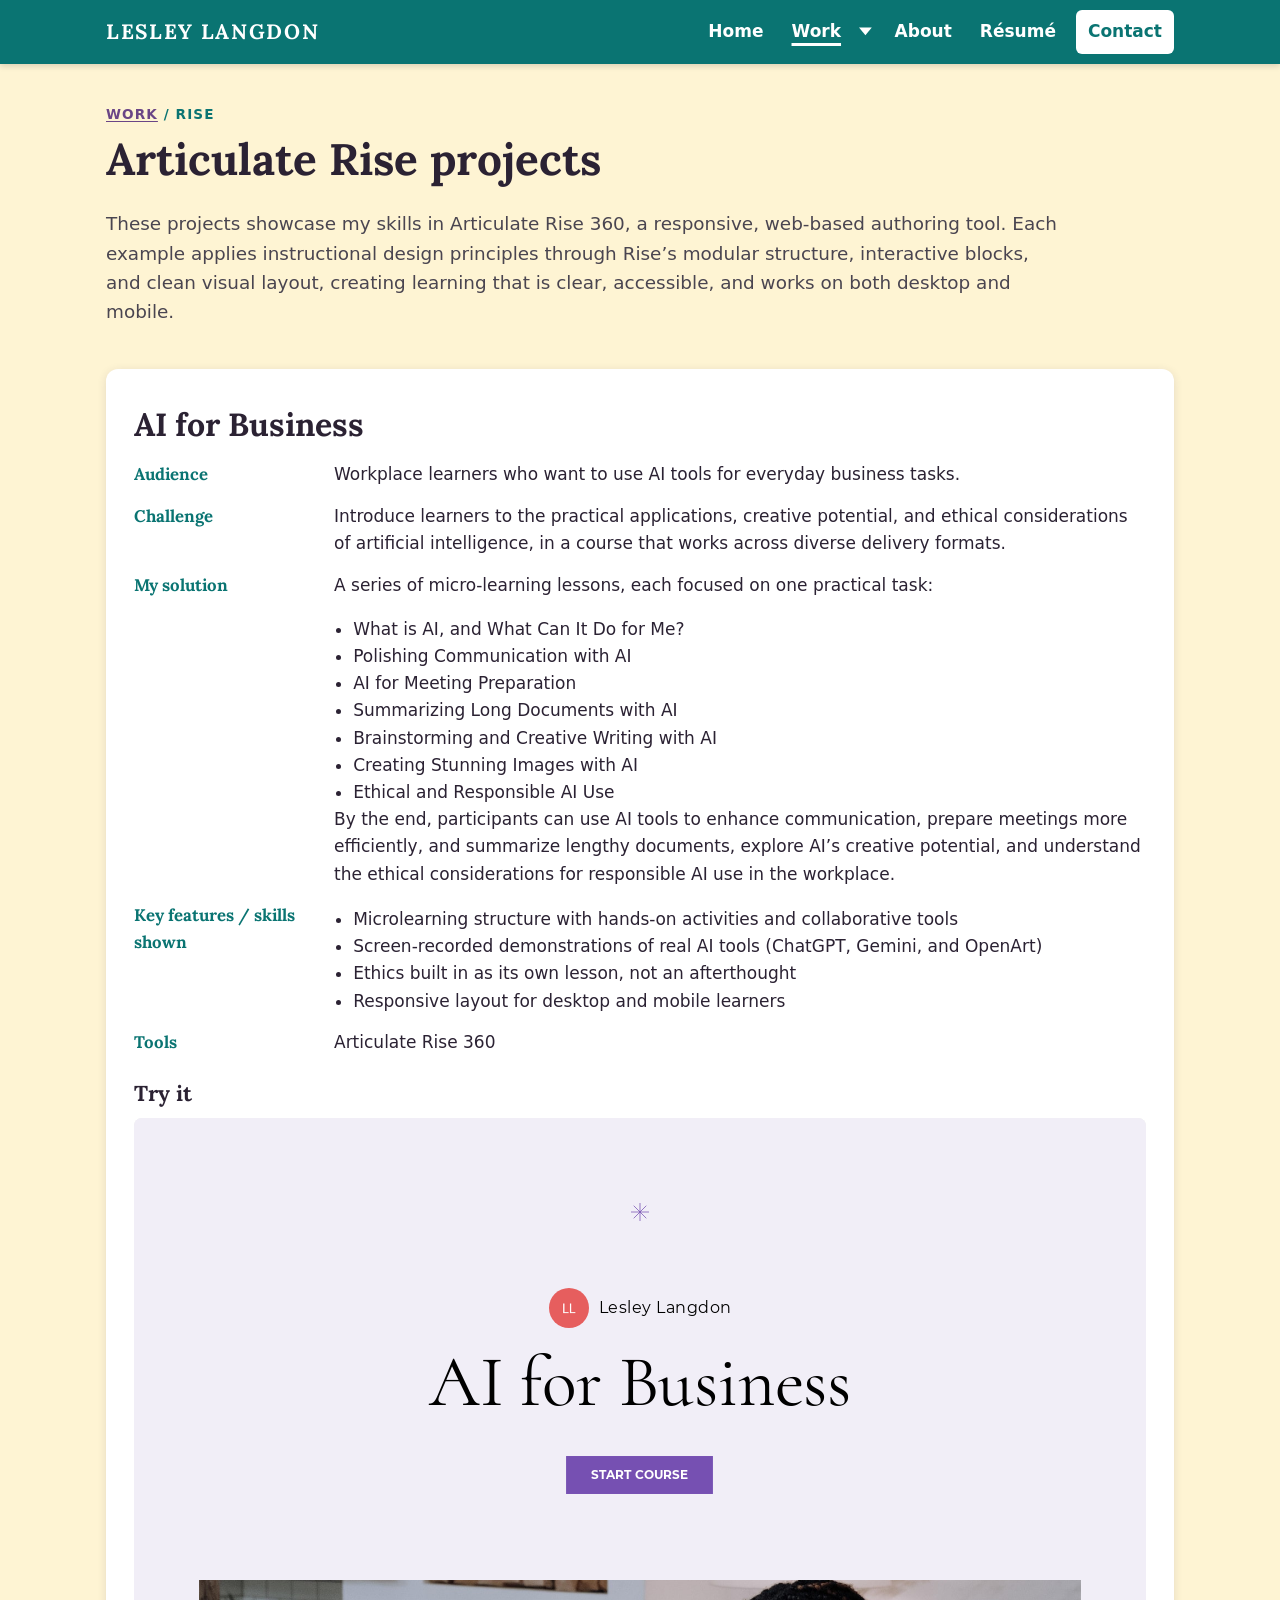
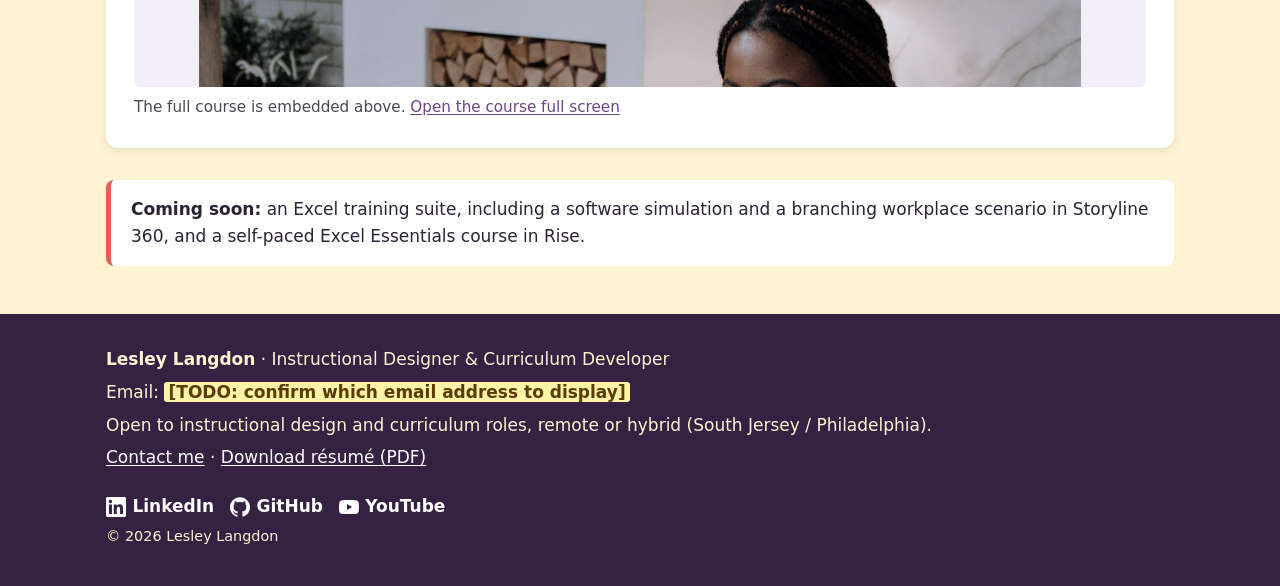
<file: rise.html>
<!DOCTYPE html>
<html lang="en">
<head>
  <meta charset="UTF-8">
  <meta name="viewport" content="width=device-width, initial-scale=1.0">
  <title>Articulate Rise Projects | Lesley Langdon</title>
  <meta name="description" content="Articulate Rise 360 work by Lesley Langdon, including AI for Business, a microlearning course on using AI for workplace communication, meetings, summarizing, creativity, and ethics.">
  <meta name="author" content="Lesley Langdon">
  <link rel="preconnect" href="https://fonts.googleapis.com">
  <link rel="preconnect" href="https://fonts.gstatic.com" crossorigin>
  <link href="https://fonts.googleapis.com/css2?family=Lora:ital,wght@0,400..700;1,400..700&amp;display=swap" rel="stylesheet">
  <link href="style.css" rel="stylesheet">
</head>
<body>
  <a class="skip-link" href="#main">Skip to main content</a>

  <header class="site-header">
    <div class="container header-inner">
      <a class="site-name" href="index.html">Lesley Langdon</a>
      <button class="menu-toggle" type="button" aria-expanded="false" aria-controls="site-nav">Menu</button>
      <nav class="site-nav" id="site-nav" aria-label="Main">
        <ul>
          <li><a href="index.html">Home</a></li>
          <li class="has-sub">
            <a href="projects.html" class="is-section">Work</a>
            <button class="sub-toggle" type="button" aria-expanded="false" aria-controls="work-menu" aria-label="Show Work sections">
              <svg viewBox="0 0 10 6" aria-hidden="true" focusable="false"><path d="M0 0l5 6 5-6z"/></svg>
            </button>
            <ul class="submenu" id="work-menu">
              <li><a href="projects.html">All work</a></li>
              <li><a href="storyline.html">Storyline projects</a></li>
              <li><a href="rise.html" aria-current="page">Rise projects</a></li>
              <li><a href="curriculum.html">Curriculum design</a></li>
            </ul>
          </li>
          <li><a href="aboutMe.html">About</a></li>
          <li><a href="resume.html">R&eacute;sum&eacute;</a></li>
          <li><a class="nav-contact" href="contact.html">Contact</a></li>
        </ul>
      </nav>
    </div>
  </header>

  <main id="main">

    <section class="page-intro">
      <div class="container">
        <p class="eyebrow"><a href="projects.html">Work</a> / Rise</p>
        <h1>Articulate Rise projects</h1>
        <p class="lead">These projects showcase my skills in Articulate Rise 360, a responsive, web&#8209;based authoring tool. Each example applies instructional design principles through Rise&rsquo;s modular structure, interactive blocks, and clean visual layout, creating learning that is clear, accessible, and works on both desktop and mobile.</p>
      </div>
    </section>

    <div class="container">

      <article class="case" id="ai-for-business" aria-labelledby="ai-for-business-title">
        <h2 id="ai-for-business-title">AI for Business</h2>
        <dl class="case-grid">
          <dt>Audience</dt>
          <dd>Workplace learners who want to use AI tools for everyday business tasks.</dd>
          <dt>Challenge</dt>
          <dd>Introduce learners to the practical applications, creative potential, and ethical considerations of artificial intelligence, in a course that works across diverse delivery formats.</dd>
          <dt>My solution</dt>
          <dd><p>A series of micro&#8209;learning lessons, each focused on one practical task:</p>
            <ul>
              <li>What is AI, and What Can It Do for Me?</li>
              <li>Polishing Communication with AI</li>
              <li>AI for Meeting Preparation</li>
              <li>Summarizing Long Documents with AI</li>
              <li>Brainstorming and Creative Writing with AI</li>
              <li>Creating Stunning Images with AI</li>
              <li>Ethical and Responsible AI Use</li>
            </ul>
            <p>By the end, participants can use AI tools to enhance communication, prepare meetings more efficiently, and summarize lengthy documents, explore AI&rsquo;s creative potential, and understand the ethical considerations for responsible AI use in the workplace.</p></dd>
          <dt>Key features / skills shown</dt>
          <dd><ul>
              <li>Microlearning structure with hands&#8209;on activities and collaborative tools</li>
              <li>Screen&#8209;recorded demonstrations of real AI tools (ChatGPT, Gemini, and OpenArt)</li>
              <li>Ethics built in as its own lesson, not an afterthought</li>
              <li>Responsive layout for desktop and mobile learners</li>
            </ul></dd>
          <dt>Tools</dt>
          <dd>Articulate Rise 360</dd>
        </dl>
        <div class="try-it">
          <h3>Try it</h3>
          <figure>
            <div class="embed embed-tall">
              <iframe src="content/index.html" title="AI for Business, an Articulate Rise course" loading="lazy" allowfullscreen></iframe>
            </div>
            <figcaption>The full course is embedded above. <a href="content/index.html" target="_blank" rel="noopener">Open the course full screen<span class="visually-hidden"> (opens in a new tab)</span></a></figcaption>
          </figure>
        </div>
      </article>


      <aside class="note" aria-label="Coming soon">
        <p><strong>Coming soon:</strong> an Excel training suite, including a software simulation and a branching workplace scenario in Storyline 360, and a self-paced Excel Essentials course in Rise.</p>
      </aside>

    </div>
  </main>

  <footer class="site-footer">
    <div class="container footer-inner">
      <div>
        <p><strong>Lesley Langdon</strong> &middot; Instructional Designer &amp; Curriculum Developer</p>
        <p>Email: <!-- TODO: confirm which email address to display, then replace this span with <a href="mailto:you@example.com">you@example.com</a> --><span class="todo">[TODO: confirm which email address to display]</span></p>
        <p>Open to instructional design and curriculum roles, remote or hybrid (South Jersey / Philadelphia).</p>
        <p><a href="contact.html">Contact me</a> &middot; <a href="Resume.pdf">Download r&eacute;sum&eacute; (PDF)</a></p>
      </div>
      <div>
        <ul class="social">
          <li><a href="https://www.linkedin.com/in/lesleyplangdon/" target="_blank" rel="noopener"><svg viewBox="0 0 24 24" aria-hidden="true" focusable="false"><path d="M20.447 20.452h-3.554v-5.569c0-1.328-.027-3.037-1.852-3.037-1.853 0-2.136 1.445-2.136 2.939v5.667H9.351V9h3.414v1.561h.046c.477-.9 1.637-1.85 3.37-1.85 3.601 0 4.267 2.37 4.267 5.455v6.286zM5.337 7.433a2.062 2.062 0 0 1-2.063-2.065 2.064 2.064 0 1 1 2.063 2.065zm1.782 13.019H3.555V9h3.564v11.452zM22.225 0H1.771C.792 0 0 .774 0 1.729v20.542C0 23.227.792 24 1.771 24h20.451C23.2 24 24 23.227 24 22.271V1.729C24 .774 23.2 0 22.222 0h.003z"/></svg><span>LinkedIn</span><span class="visually-hidden"> (opens in a new tab)</span></a></li>
          <li><a href="https://github.com/LesleyPLangdon" target="_blank" rel="noopener"><svg viewBox="0 0 24 24" aria-hidden="true" focusable="false"><path d="M12 .297c-6.63 0-12 5.373-12 12 0 5.303 3.438 9.8 8.205 11.385.6.113.82-.258.82-.577 0-.285-.01-1.04-.015-2.04-3.338.724-4.042-1.61-4.042-1.61C4.422 18.07 3.633 17.7 3.633 17.7c-1.087-.744.084-.729.084-.729 1.205.084 1.838 1.236 1.838 1.236 1.07 1.835 2.809 1.305 3.495.998.108-.776.417-1.305.76-1.605-2.665-.3-5.466-1.332-5.466-5.93 0-1.31.465-2.38 1.235-3.22-.135-.303-.54-1.523.105-3.176 0 0 1.005-.322 3.3 1.23.96-.267 1.98-.399 3-.405 1.02.006 2.04.138 3 .405 2.28-1.552 3.285-1.23 3.285-1.23.645 1.653.24 2.873.12 3.176.765.84 1.23 1.91 1.23 3.22 0 4.61-2.805 5.625-5.475 5.92.42.36.81 1.096.81 2.22 0 1.606-.015 2.896-.015 3.286 0 .315.21.69.825.57C20.565 22.092 24 17.592 24 12.297c0-6.627-5.373-12-12-12"/></svg><span>GitHub</span><span class="visually-hidden"> (opens in a new tab)</span></a></li>
          <li><a href="https://www.youtube.com/channel/UC59n1ynOghWQu-7lS5XhaEw" target="_blank" rel="noopener"><svg viewBox="0 0 24 24" aria-hidden="true" focusable="false"><path d="M23.498 6.186a3.016 3.016 0 0 0-2.122-2.136C19.505 3.545 12 3.545 12 3.545s-7.505 0-9.377.505A3.017 3.017 0 0 0 .502 6.186C0 8.07 0 12 0 12s0 3.93.502 5.814a3.016 3.016 0 0 0 2.122 2.136c1.871.505 9.376.505 9.376.505s7.505 0 9.377-.505a3.015 3.015 0 0 0 2.122-2.136C24 15.93 24 12 24 12s0-3.93-.502-5.814zM9.545 15.568V8.432L15.818 12l-6.273 3.568z"/></svg><span>YouTube</span><span class="visually-hidden"> (opens in a new tab)</span></a></li>
        </ul>
        <p class="copyright">&copy; 2026 Lesley Langdon</p>
      </div>
    </div>
  </footer>

  <script src="script.js"></script>
</body>
</html>
</file>
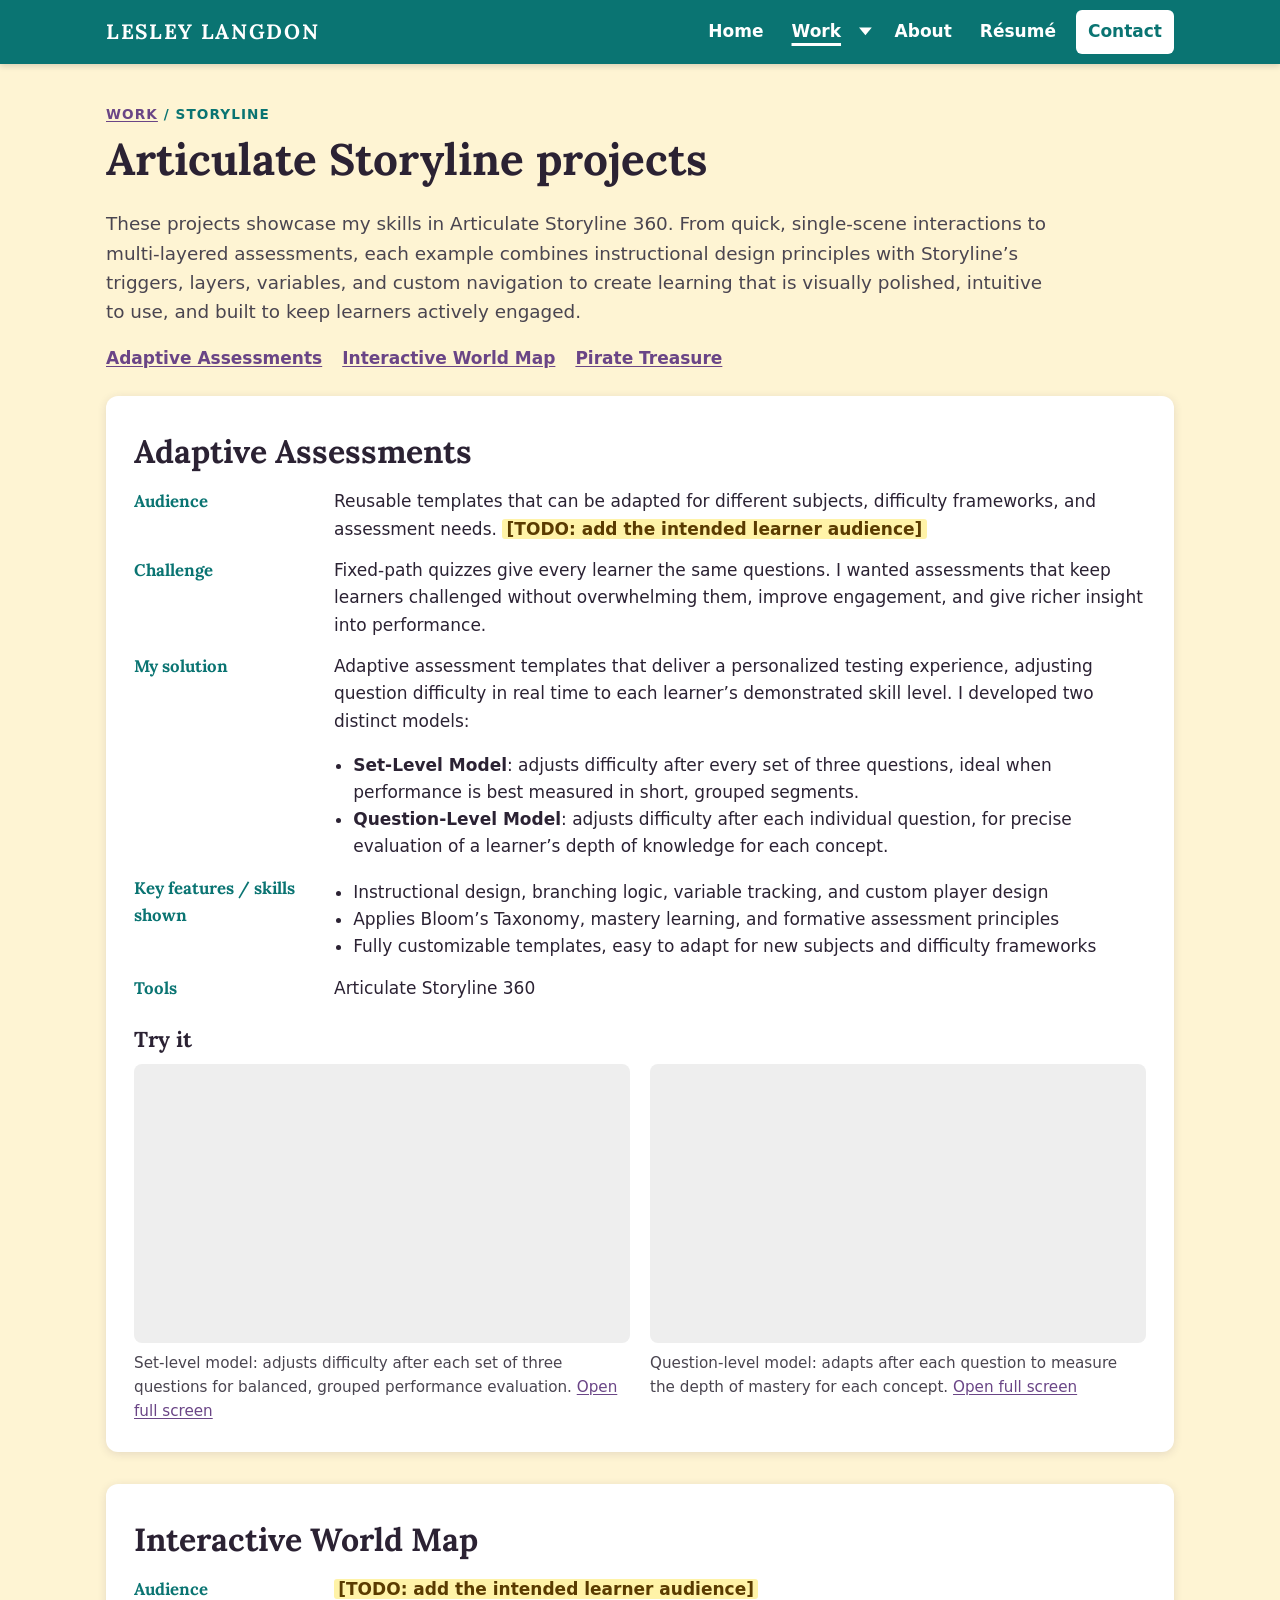
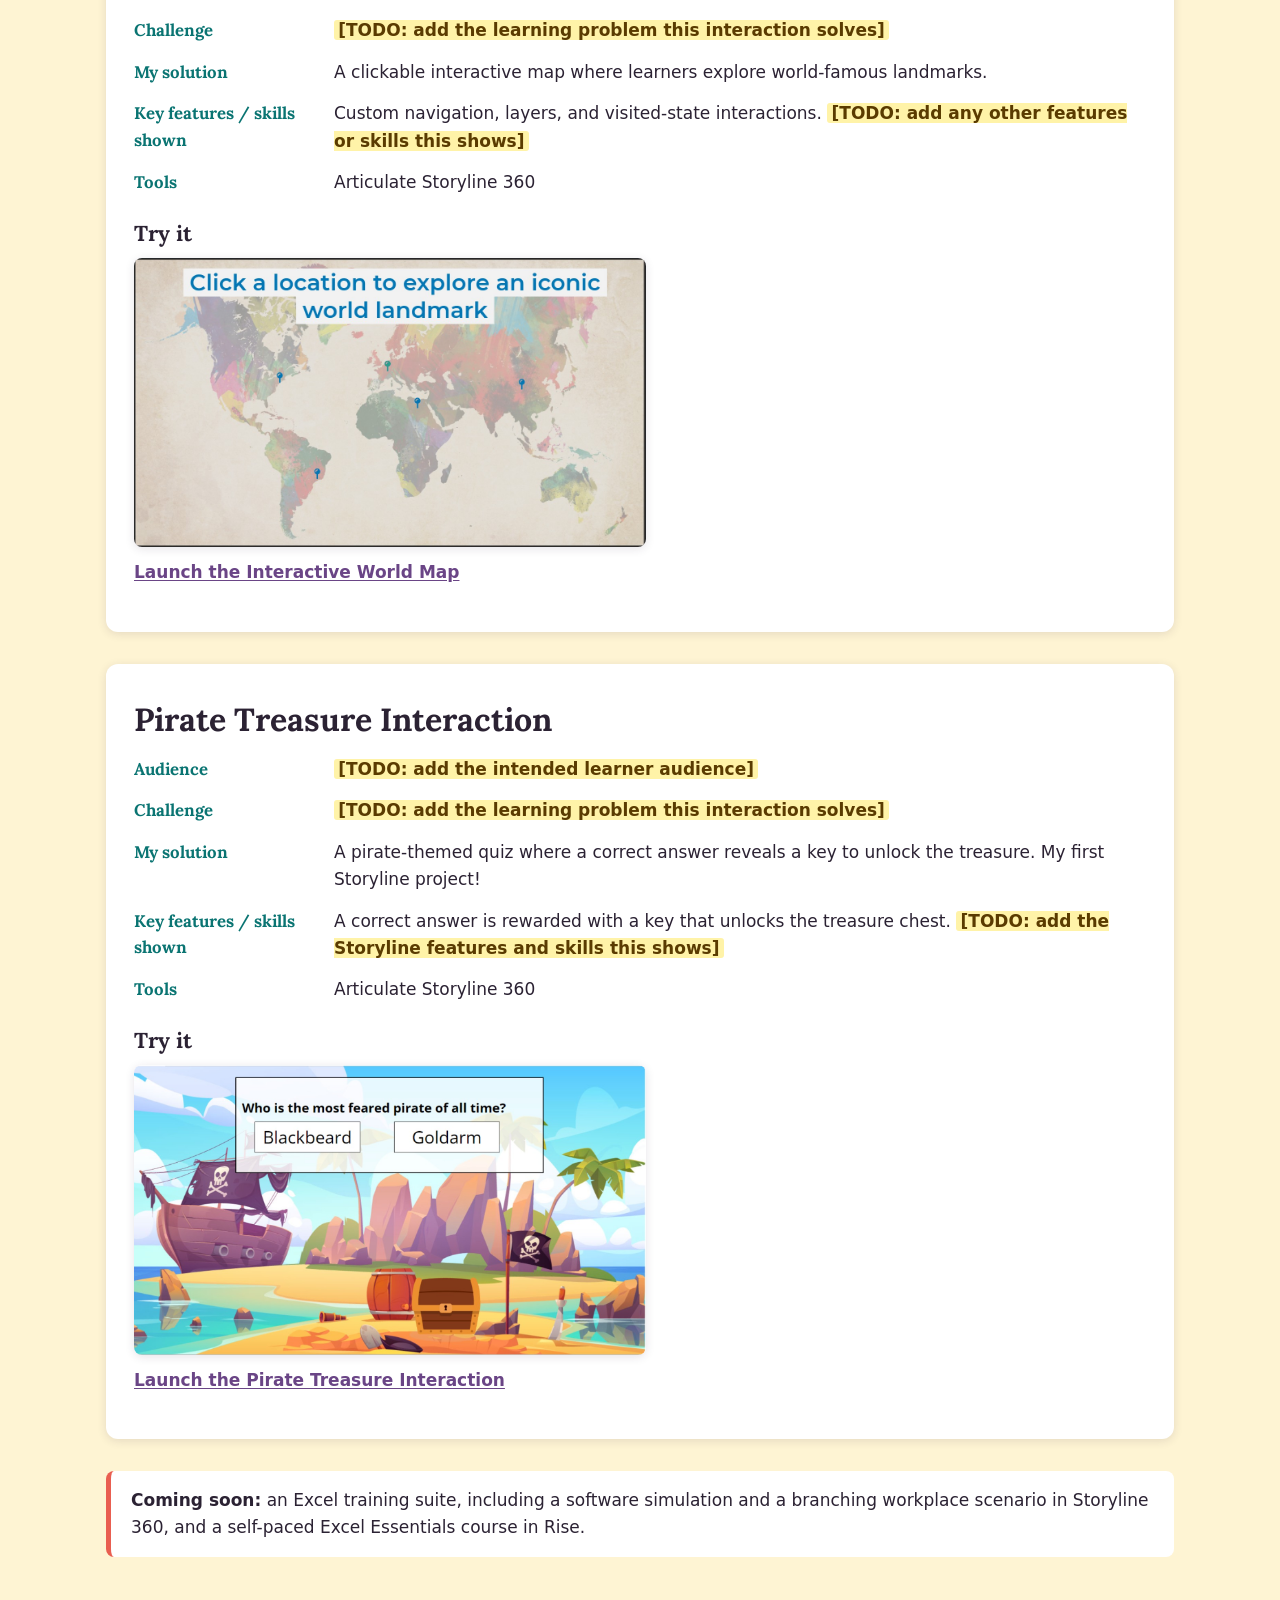
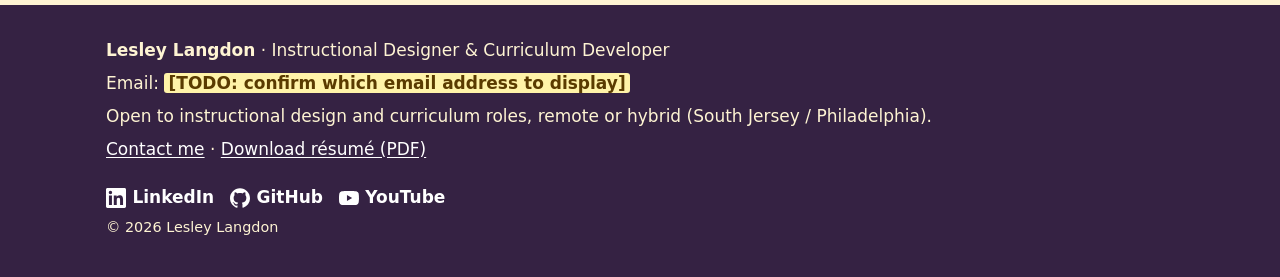
<file: storyline.html>
<!DOCTYPE html>
<html lang="en">
<head>
  <meta charset="UTF-8">
  <meta name="viewport" content="width=device-width, initial-scale=1.0">
  <title>Articulate Storyline Projects | Lesley Langdon</title>
  <meta name="description" content="Articulate Storyline 360 projects by Lesley Langdon: adaptive assessment templates with branching logic and variables, an interactive world map, and a gamified quiz.">
  <meta name="author" content="Lesley Langdon">
  <link rel="preconnect" href="https://fonts.googleapis.com">
  <link rel="preconnect" href="https://fonts.gstatic.com" crossorigin>
  <link href="https://fonts.googleapis.com/css2?family=Lora:ital,wght@0,400..700;1,400..700&amp;display=swap" rel="stylesheet">
  <link href="style.css" rel="stylesheet">
</head>
<body>
  <a class="skip-link" href="#main">Skip to main content</a>

  <header class="site-header">
    <div class="container header-inner">
      <a class="site-name" href="index.html">Lesley Langdon</a>
      <button class="menu-toggle" type="button" aria-expanded="false" aria-controls="site-nav">Menu</button>
      <nav class="site-nav" id="site-nav" aria-label="Main">
        <ul>
          <li><a href="index.html">Home</a></li>
          <li class="has-sub">
            <a href="projects.html" class="is-section">Work</a>
            <button class="sub-toggle" type="button" aria-expanded="false" aria-controls="work-menu" aria-label="Show Work sections">
              <svg viewBox="0 0 10 6" aria-hidden="true" focusable="false"><path d="M0 0l5 6 5-6z"/></svg>
            </button>
            <ul class="submenu" id="work-menu">
              <li><a href="projects.html">All work</a></li>
              <li><a href="storyline.html" aria-current="page">Storyline projects</a></li>
              <li><a href="rise.html">Rise projects</a></li>
              <li><a href="curriculum.html">Curriculum design</a></li>
            </ul>
          </li>
          <li><a href="aboutMe.html">About</a></li>
          <li><a href="resume.html">R&eacute;sum&eacute;</a></li>
          <li><a class="nav-contact" href="contact.html">Contact</a></li>
        </ul>
      </nav>
    </div>
  </header>

  <main id="main">

    <section class="page-intro">
      <div class="container">
        <p class="eyebrow"><a href="projects.html">Work</a> / Storyline</p>
        <h1>Articulate Storyline projects</h1>
        <p class="lead">These projects showcase my skills in Articulate Storyline 360. From quick, single&#8209;scene interactions to multi&#8209;layered assessments, each example combines instructional design principles with Storyline&rsquo;s triggers, layers, variables, and custom navigation to create learning that is visually polished, intuitive to use, and built to keep learners actively engaged.</p>
        <ul class="jump-links" aria-label="Projects on this page">
          <li><a href="#adaptive-assessments">Adaptive Assessments</a></li>
          <li><a href="#interactive-map">Interactive World Map</a></li>
          <li><a href="#pirate-treasure">Pirate Treasure</a></li>
        </ul>
      </div>
    </section>

    <div class="container">

      <article class="case" id="adaptive-assessments" aria-labelledby="adaptive-assessments-title">
        <h2 id="adaptive-assessments-title">Adaptive Assessments</h2>
        <dl class="case-grid">
          <dt>Audience</dt>
          <dd>Reusable templates that can be adapted for different subjects, difficulty frameworks, and assessment needs. <!-- TODO: add the intended learner audience --><span class="todo">[TODO: add the intended learner audience]</span></dd>
          <dt>Challenge</dt>
          <dd>Fixed&#8209;path quizzes give every learner the same questions. I wanted assessments that keep learners challenged without overwhelming them, improve engagement, and give richer insight into performance.</dd>
          <dt>My solution</dt>
          <dd><p>Adaptive assessment templates that deliver a personalized testing experience, adjusting question difficulty in real time to each learner&rsquo;s demonstrated skill level. I developed two distinct models:</p>
            <ul>
              <li><strong>Set&#8209;Level Model</strong>: adjusts difficulty after every set of three questions, ideal when performance is best measured in short, grouped segments.</li>
              <li><strong>Question&#8209;Level Model</strong>: adjusts difficulty after each individual question, for precise evaluation of a learner&rsquo;s depth of knowledge for each concept.</li>
            </ul></dd>
          <dt>Key features / skills shown</dt>
          <dd><ul>
              <li>Instructional design, branching logic, variable tracking, and custom player design</li>
              <li>Applies Bloom&rsquo;s Taxonomy, mastery learning, and formative assessment principles</li>
              <li>Fully customizable templates, easy to adapt for new subjects and difficulty frameworks</li>
            </ul></dd>
          <dt>Tools</dt>
          <dd>Articulate Storyline 360</dd>
        </dl>
        <div class="try-it">
          <h3>Try it</h3>
          <div class="embed-row">
          <figure>
            <div class="embed">
              <iframe src="https://adaptivequizsetlevel.lesleylangdon.com" title="Adaptive assessment, set-level model (Articulate Storyline)" loading="lazy" allowfullscreen></iframe>
            </div>
            <figcaption>Set-level model: adjusts difficulty after each set of three questions for balanced, grouped performance evaluation. <a href="https://adaptivequizsetlevel.lesleylangdon.com" target="_blank" rel="noopener">Open full screen<span class="visually-hidden"> (opens in a new tab)</span></a></figcaption>
          </figure>
          <figure>
            <div class="embed">
              <iframe src="https://adaptivequizquestionlevel.lesleylangdon.com" title="Adaptive assessment, question-level model (Articulate Storyline)" loading="lazy" allowfullscreen></iframe>
            </div>
            <figcaption>Question-level model: adapts after each question to measure the depth of mastery for each concept. <a href="https://adaptivequizquestionlevel.lesleylangdon.com" target="_blank" rel="noopener">Open full screen<span class="visually-hidden"> (opens in a new tab)</span></a></figcaption>
          </figure>
          </div>
        </div>
      </article>


      <article class="case" id="interactive-map" aria-labelledby="interactive-map-title">
        <h2 id="interactive-map-title">Interactive World Map</h2>
        <dl class="case-grid">
          <dt>Audience</dt>
          <dd><!-- TODO: add the intended learner audience --><span class="todo">[TODO: add the intended learner audience]</span></dd>
          <dt>Challenge</dt>
          <dd><!-- TODO: add the learning problem this interaction solves --><span class="todo">[TODO: add the learning problem this interaction solves]</span></dd>
          <dt>My solution</dt>
          <dd>A clickable interactive map where learners explore world&#8209;famous landmarks.</dd>
          <dt>Key features / skills shown</dt>
          <dd>Custom navigation, layers, and visited&#8209;state interactions. <!-- TODO: add any other features or skills this shows --><span class="todo">[TODO: add any other features or skills this shows]</span></dd>
          <dt>Tools</dt>
          <dd>Articulate Storyline 360</dd>
        </dl>
        <div class="try-it">
          <h3>Try it</h3>
          <a href="https://interactivemap.lesleylangdon.com/" target="_blank" rel="noopener"><img class="shot" src="images/interactiveMapScreenshot.jpg" alt="Interactive World Map: a world map with location pins and the prompt &ldquo;Click a location to explore an iconic world landmark.&rdquo;" width="1264" height="714" loading="lazy"></a>
          <p style="margin-top:0.75rem"><a href="https://interactivemap.lesleylangdon.com/" target="_blank" rel="noopener"><strong>Launch the Interactive World Map</strong><span class="visually-hidden"> (opens in a new tab)</span></a></p>
        </div>
      </article>


      <article class="case" id="pirate-treasure" aria-labelledby="pirate-treasure-title">
        <h2 id="pirate-treasure-title">Pirate Treasure Interaction</h2>
        <dl class="case-grid">
          <dt>Audience</dt>
          <dd><!-- TODO: add the intended learner audience --><span class="todo">[TODO: add the intended learner audience]</span></dd>
          <dt>Challenge</dt>
          <dd><!-- TODO: add the learning problem this interaction solves --><span class="todo">[TODO: add the learning problem this interaction solves]</span></dd>
          <dt>My solution</dt>
          <dd>A pirate&#8209;themed quiz where a correct answer reveals a key to unlock the treasure. My first Storyline project!</dd>
          <dt>Key features / skills shown</dt>
          <dd>A correct answer is rewarded with a key that unlocks the treasure chest. <!-- TODO: add the Storyline features and skills this shows --><span class="todo">[TODO: add the Storyline features and skills this shows]</span></dd>
          <dt>Tools</dt>
          <dd>Articulate Storyline 360</dd>
        </dl>
        <div class="try-it">
          <h3>Try it</h3>
          <a href="https://piratetreasure.lesleylangdon.com/" target="_blank" rel="noopener"><img class="shot" src="images/pirateTreasure.jpg" alt="Pirate Treasure Interaction: a cartoon pirate island with a ship and a locked treasure chest, and the question &ldquo;Who is the most feared pirate of all time?&rdquo; with answer buttons Blackbeard and Goldarm." width="1488" height="842" loading="lazy"></a>
          <p style="margin-top:0.75rem"><a href="https://piratetreasure.lesleylangdon.com/" target="_blank" rel="noopener"><strong>Launch the Pirate Treasure Interaction</strong><span class="visually-hidden"> (opens in a new tab)</span></a></p>
        </div>
      </article>


      <aside class="note" aria-label="Coming soon">
        <p><strong>Coming soon:</strong> an Excel training suite, including a software simulation and a branching workplace scenario in Storyline 360, and a self-paced Excel Essentials course in Rise.</p>
      </aside>

    </div>
  </main>

  <footer class="site-footer">
    <div class="container footer-inner">
      <div>
        <p><strong>Lesley Langdon</strong> &middot; Instructional Designer &amp; Curriculum Developer</p>
        <p>Email: <!-- TODO: confirm which email address to display, then replace this span with <a href="mailto:you@example.com">you@example.com</a> --><span class="todo">[TODO: confirm which email address to display]</span></p>
        <p>Open to instructional design and curriculum roles, remote or hybrid (South Jersey / Philadelphia).</p>
        <p><a href="contact.html">Contact me</a> &middot; <a href="Resume.pdf">Download r&eacute;sum&eacute; (PDF)</a></p>
      </div>
      <div>
        <ul class="social">
          <li><a href="https://www.linkedin.com/in/lesleyplangdon/" target="_blank" rel="noopener"><svg viewBox="0 0 24 24" aria-hidden="true" focusable="false"><path d="M20.447 20.452h-3.554v-5.569c0-1.328-.027-3.037-1.852-3.037-1.853 0-2.136 1.445-2.136 2.939v5.667H9.351V9h3.414v1.561h.046c.477-.9 1.637-1.85 3.37-1.85 3.601 0 4.267 2.37 4.267 5.455v6.286zM5.337 7.433a2.062 2.062 0 0 1-2.063-2.065 2.064 2.064 0 1 1 2.063 2.065zm1.782 13.019H3.555V9h3.564v11.452zM22.225 0H1.771C.792 0 0 .774 0 1.729v20.542C0 23.227.792 24 1.771 24h20.451C23.2 24 24 23.227 24 22.271V1.729C24 .774 23.2 0 22.222 0h.003z"/></svg><span>LinkedIn</span><span class="visually-hidden"> (opens in a new tab)</span></a></li>
          <li><a href="https://github.com/LesleyPLangdon" target="_blank" rel="noopener"><svg viewBox="0 0 24 24" aria-hidden="true" focusable="false"><path d="M12 .297c-6.63 0-12 5.373-12 12 0 5.303 3.438 9.8 8.205 11.385.6.113.82-.258.82-.577 0-.285-.01-1.04-.015-2.04-3.338.724-4.042-1.61-4.042-1.61C4.422 18.07 3.633 17.7 3.633 17.7c-1.087-.744.084-.729.084-.729 1.205.084 1.838 1.236 1.838 1.236 1.07 1.835 2.809 1.305 3.495.998.108-.776.417-1.305.76-1.605-2.665-.3-5.466-1.332-5.466-5.93 0-1.31.465-2.38 1.235-3.22-.135-.303-.54-1.523.105-3.176 0 0 1.005-.322 3.3 1.23.96-.267 1.98-.399 3-.405 1.02.006 2.04.138 3 .405 2.28-1.552 3.285-1.23 3.285-1.23.645 1.653.24 2.873.12 3.176.765.84 1.23 1.91 1.23 3.22 0 4.61-2.805 5.625-5.475 5.92.42.36.81 1.096.81 2.22 0 1.606-.015 2.896-.015 3.286 0 .315.21.69.825.57C20.565 22.092 24 17.592 24 12.297c0-6.627-5.373-12-12-12"/></svg><span>GitHub</span><span class="visually-hidden"> (opens in a new tab)</span></a></li>
          <li><a href="https://www.youtube.com/channel/UC59n1ynOghWQu-7lS5XhaEw" target="_blank" rel="noopener"><svg viewBox="0 0 24 24" aria-hidden="true" focusable="false"><path d="M23.498 6.186a3.016 3.016 0 0 0-2.122-2.136C19.505 3.545 12 3.545 12 3.545s-7.505 0-9.377.505A3.017 3.017 0 0 0 .502 6.186C0 8.07 0 12 0 12s0 3.93.502 5.814a3.016 3.016 0 0 0 2.122 2.136c1.871.505 9.376.505 9.376.505s7.505 0 9.377-.505a3.015 3.015 0 0 0 2.122-2.136C24 15.93 24 12 24 12s0-3.93-.502-5.814zM9.545 15.568V8.432L15.818 12l-6.273 3.568z"/></svg><span>YouTube</span><span class="visually-hidden"> (opens in a new tab)</span></a></li>
        </ul>
        <p class="copyright">&copy; 2026 Lesley Langdon</p>
      </div>
    </div>
  </footer>

  <script src="script.js"></script>
</body>
</html>
</file>
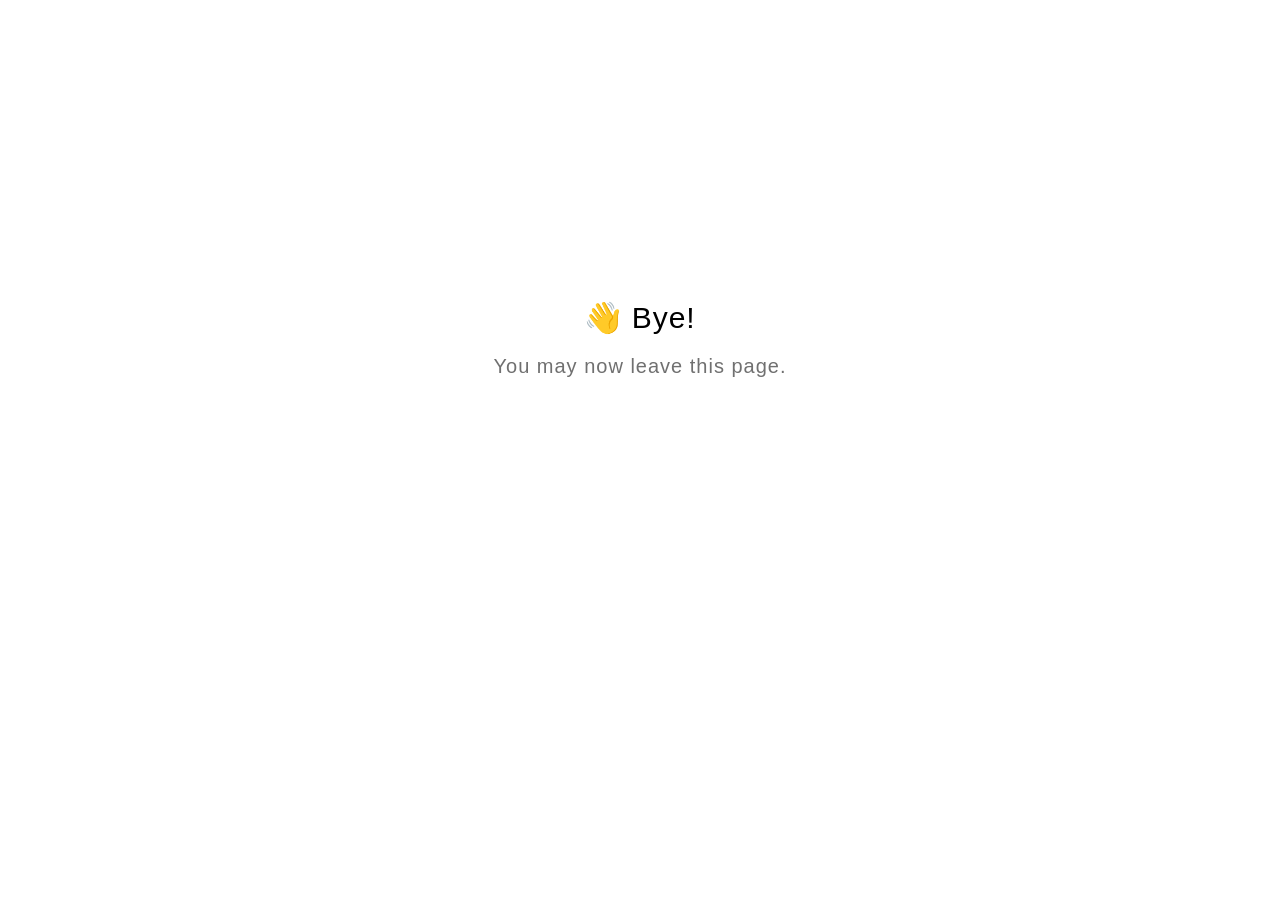
<file: AIForBusiness/goodbye.html>
<!DOCTYPE html>
<html lang="en">
  <head>
    <title>Goodbye</title>
    <meta charset="utf-8" lang="en">
    <style>
      html {
        font-size: 20px;
        font-family: 'lato', sans-serif;
        font-weight: lighter;
        letter-spacing: 0.05rem;
      }

      .goodbye-container {
        text-align: center;
        margin-top: 15rem;
      }

      .bye-message {
        font-size: 1.5rem;
      }

      .exit-text {
        color: #707070;
        margin-top: 1rem;
      }
    </style>
  </head>
  <body>
    <div class="goodbye-container">
      <div class="bye-message">👋 Bye!</div>
      <div class="exit-text">You may now leave this page.</div>
    </div>
  </body>
</html>
</file>
<file: style.css>
/* =========================================================
   lesleylangdon.com — site styles
   Plain CSS, no build step. Colors are checked for WCAG AA:
   every text/background pair below is 4.5:1 or better.
   ========================================================= */

:root {
    /* Brand palette (original colors kept for accents; darker
       versions used wherever text sits on top of the color) */
    --teal: #0a7472;          /* header, headings accents — white text 5.6:1 */
    --teal-bright: #0cb2af;   /* decorative only (borders, underlines) */
    --coral: #b83a2d;         /* primary buttons — white text 5.7:1 */
    --coral-bright: #e95e50;  /* decorative only */
    --purple: #6a4586;        /* links — 6.8:1 on cream, 7.5:1 on white */
    --plum: #352243;          /* footer background */
    --cream: #fef4d3;         /* page background */
    --card: #ffffff;
    --ink: #2b2233;           /* body text */
    --muted: #4a4550;         /* secondary text — 8.5:1 on cream */
    --line: #e2d6b0;
    --focus: #1a5fb4;

    --radius: 12px;
    --shadow: 0 2px 10px rgba(53, 34, 67, 0.12);
    --max: 1100px;

    --font-body: system-ui, -apple-system, "Segoe UI", Roboto, Helvetica, Arial, sans-serif;
    --font-head: Lora, Georgia, "Times New Roman", serif;
}

*, *::before, *::after { box-sizing: border-box; }

html { scroll-behavior: smooth; scroll-padding-top: 5rem; }

@media (prefers-reduced-motion: reduce) {
    html { scroll-behavior: auto; }
    * { transition: none !important; }
}

body {
    margin: 0;
    background: var(--cream);
    color: var(--ink);
    font-family: var(--font-body);
    font-size: 1.0625rem;
    line-height: 1.6;
    overflow-x: hidden;
}

img, video { max-width: 100%; height: auto; }

h1, h2, h3, h4 {
    font-family: var(--font-head);
    line-height: 1.25;
    color: var(--ink);
    margin: 0 0 0.5em;
}
h1 { font-size: clamp(1.9rem, 4vw, 2.75rem); }
h2 { font-size: clamp(1.5rem, 3vw, 2rem); margin-top: 0.25em; }
h3 { font-size: 1.35rem; }
h4 { font-size: 1.1rem; }

p { margin: 0 0 1em; }

a { color: var(--purple); text-underline-offset: 2px; }
a:hover { color: var(--coral); }

/* Visible focus for keyboard users on every interactive element */
a:focus-visible,
button:focus-visible,
iframe:focus-visible {
    outline: 3px solid var(--focus);
    outline-offset: 3px;
    border-radius: 4px;
}

.visually-hidden {
    position: absolute !important;
    width: 1px; height: 1px;
    padding: 0; margin: -1px;
    overflow: hidden; clip: rect(0 0 0 0);
    white-space: nowrap; border: 0;
}

.skip-link {
    position: absolute;
    left: 1rem; top: -3rem;
    background: var(--ink);
    color: #fff;
    padding: 0.5rem 1rem;
    border-radius: 0 0 8px 8px;
    z-index: 100;
}
.skip-link:focus { top: 0; color: #fff; }

.container {
    width: 100%;
    max-width: var(--max);
    margin: 0 auto;
    padding: 0 1rem;
}

/* TODO placeholders — deliberately easy to spot */
.todo {
    background: #fff3a8;
    color: #5a3b00;
    font-weight: 600;
    padding: 0 0.25em;
    border-radius: 3px;
}

/* ---------- Header & navigation ---------- */
.site-header {
    position: sticky;
    top: 0;
    z-index: 50;
    background: var(--teal);
    color: #fff;
    box-shadow: 0 2px 6px rgba(0, 0, 0, 0.15);
}
.header-inner {
    position: relative;
    display: flex;
    align-items: center;
    justify-content: space-between;
    gap: 1rem;
    min-height: 4rem;
}
.site-name {
    font-family: var(--font-head);
    font-size: 1.3rem;
    font-weight: 700;
    letter-spacing: 0.08em;
    text-transform: uppercase;
    color: #fff;
    text-decoration: none;
}
.site-name:hover { color: #fff; text-decoration: underline; }
.site-name:focus-visible { outline-color: #fff; }

.menu-toggle {
    display: none;
    background: transparent;
    color: #fff;
    border: 2px solid #fff;
    border-radius: 6px;
    padding: 0.35rem 0.8rem;
    font: inherit;
    font-weight: 600;
    cursor: pointer;
}
.menu-toggle:focus-visible { outline-color: #fff; }

.site-nav > ul {
    list-style: none;
    margin: 0;
    padding: 0;
    display: flex;
    align-items: center;
    gap: 0.25rem;
}
.site-nav a {
    display: block;
    color: #fff;
    text-decoration: none;
    font-weight: 600;
    padding: 0.5rem 0.75rem;
    border-radius: 6px;
}
.site-nav a:hover { background: rgba(255, 255, 255, 0.15); color: #fff; }
.site-nav a[aria-current="page"],
.site-nav a.is-section {
    text-decoration: underline;
    text-decoration-thickness: 3px;
    text-underline-offset: 6px;
}
.site-nav .nav-contact {
    background: #fff;
    color: var(--teal);
    margin-left: 0.25rem;
}
.site-nav .nav-contact:hover { background: var(--cream); color: var(--teal); }
.site-nav a:focus-visible,
.site-nav button:focus-visible { outline-color: #fff; }

/* Work dropdown */
.has-sub { position: relative; display: flex; align-items: center; }
.sub-toggle {
    background: transparent;
    border: 0;
    color: #fff;
    padding: 0.5rem 0.4rem;
    cursor: pointer;
    font: inherit;
    line-height: 1;
    border-radius: 6px;
}
.sub-toggle:hover { background: rgba(255, 255, 255, 0.15); }
.sub-toggle svg { width: 0.8rem; height: 0.8rem; fill: currentColor; transition: transform 0.2s; }
.sub-toggle[aria-expanded="true"] svg { transform: rotate(180deg); }
.submenu {
    list-style: none;
    margin: 0;
    padding: 0.4rem;
    position: absolute;
    top: 100%;
    left: 0;
    min-width: 13rem;
    background: var(--card);
    border-radius: 8px;
    box-shadow: var(--shadow);
    display: none;
}
.site-nav .submenu a { color: var(--ink); font-weight: 500; }
.site-nav .submenu a:hover { background: var(--cream); color: var(--ink); }
.site-nav .submenu a:focus-visible { outline-color: var(--focus); }
.has-sub:hover .submenu,
.has-sub:focus-within .submenu,
.submenu.open { display: block; }

/* ---------- Page sections ---------- */
main { display: block; }
.section { padding: 3rem 0; }
.section + .section { padding-top: 0; }
.page-intro { padding: 2.5rem 0 1.5rem; }
.page-intro .lead { max-width: 60rem; }
.lead { font-size: 1.15rem; color: var(--muted); }

.eyebrow {
    font-size: 0.85rem;
    font-weight: 700;
    letter-spacing: 0.08em;
    text-transform: uppercase;
    color: var(--teal);
    margin-bottom: 0.4rem;
}

/* ---------- Home hero ---------- */
.hero { padding: 3.5rem 0 2.5rem; }
.hero .headline {
    font-size: clamp(1.05rem, 2.2vw, 1.3rem);
    font-weight: 600;
    color: var(--teal);
    margin-bottom: 1.25rem;
}
.hero .summary { font-size: 1.15rem; max-width: 46rem; }
.availability {
    display: inline-block;
    background: var(--card);
    border-left: 4px solid var(--coral-bright);
    padding: 0.5rem 0.9rem;
    border-radius: 6px;
    font-weight: 600;
    margin: 0.5rem 0 1.25rem;
}

.button-row { display: flex; flex-wrap: wrap; gap: 0.75rem; margin-top: 0.5rem; }
.btn {
    display: inline-block;
    padding: 0.75rem 1.4rem;
    border-radius: 8px;
    font-weight: 700;
    text-decoration: none;
    border: 2px solid var(--coral);
    background: var(--coral);
    color: #fff;
}
.btn:hover { background: #962e24; border-color: #962e24; color: #fff; }
.btn-secondary { background: var(--card); color: var(--coral); }
.btn-secondary:hover { background: var(--coral); color: #fff; }

/* ---------- Cards ---------- */
.card-grid {
    display: grid;
    grid-template-columns: repeat(auto-fit, minmax(16rem, 1fr));
    gap: 1.25rem;
    margin-top: 1rem;
}
.card {
    background: var(--card);
    border-radius: var(--radius);
    box-shadow: var(--shadow);
    border-top: 5px solid var(--teal-bright);
    padding: 1.25rem 1.25rem 1.1rem;
    display: flex;
    flex-direction: column;
}
.card h3 { margin-bottom: 0.4rem; }
.card h3 a { color: var(--ink); text-decoration: none; }
.card h3 a:hover { color: var(--purple); text-decoration: underline; }
.card p { flex: 1; }
.card .tool {
    align-self: flex-start;
    font-size: 0.85rem;
    font-weight: 700;
    color: var(--teal);
    background: #e6f4f3;
    padding: 0.2rem 0.6rem;
    border-radius: 999px;
    margin: 0 0 0.75rem;
}
.card .card-link { font-weight: 700; }
.card.rise { border-top-color: var(--coral-bright); }
.card.curriculum { border-top-color: #936fac; }

/* ---------- Case-study blocks ---------- */
.case {
    background: var(--card);
    border-radius: var(--radius);
    box-shadow: var(--shadow);
    padding: 1.75rem;
    margin: 0 0 2rem;
}
.case > h2 { margin-bottom: 1rem; }
.case-grid {
    display: grid;
    grid-template-columns: 11rem 1fr;
    gap: 0.9rem 1.5rem;
    margin: 0 0 1.5rem;
}
.case-grid dt {
    font-weight: 700;
    color: var(--teal);
    font-family: var(--font-head);
    font-size: 1.05rem;
}
.case-grid dd { margin: 0; }
.case-grid dd ul { margin: 0.25rem 0 0; padding-left: 1.2rem; }
.case-grid dd p:last-child { margin-bottom: 0; }

.try-it > h3 { margin-top: 0.5rem; }
.embed-row {
    display: grid;
    grid-template-columns: repeat(auto-fit, minmax(18rem, 1fr));
    gap: 1.25rem;
}

/* 16:9 responsive wrapper for iframes */
.embed {
    position: relative;
    width: 100%;
    aspect-ratio: 16 / 9;
    background: #eee;
    border-radius: 8px;
    overflow: hidden;
}
.embed iframe {
    position: absolute;
    top: 0; left: 0;
    width: 100%;
    height: 100%;
    border: 0;
}
/* Fallback for older browsers without aspect-ratio */
@supports not (aspect-ratio: 16 / 9) {
    .embed { height: 0; padding-bottom: 56.25%; }
}
figure { margin: 0; }
figcaption { font-size: 0.95rem; color: var(--muted); margin-top: 0.5rem; }

.shot {
    display: block;
    border-radius: 8px;
    box-shadow: var(--shadow);
    max-width: 32rem;
    width: 100%;
}

.note {
    background: var(--card);
    border-left: 5px solid var(--coral-bright);
    border-radius: 8px;
    padding: 1rem 1.25rem;
    margin: 0 0 2rem;
}
.note p:last-child { margin-bottom: 0; }

.jump-links {
    display: flex;
    flex-wrap: wrap;
    gap: 0.5rem 1.25rem;
    list-style: none;
    padding: 0;
    margin: 1rem 0 0;
    font-weight: 600;
}

.level-list {
    display: grid;
    grid-template-columns: repeat(auto-fit, minmax(9rem, 1fr));
    gap: 0.75rem;
    list-style: none;
    padding: 0;
    margin: 0.5rem 0 0;
}
.level-list li {
    background: var(--cream);
    border-radius: 8px;
    padding: 0.6rem 0.8rem;
    font-weight: 600;
}

.unit-list { padding-left: 1.2rem; margin: 0.25rem 0 0; }
.unit-list li { margin-bottom: 0.35rem; }

/* ---------- Prose pages (About, Résumé, Contact) ---------- */
.prose {
    background: var(--card);
    border-radius: var(--radius);
    box-shadow: var(--shadow);
    padding: 2rem;
    max-width: 50rem;
}
.prose hr { border: 0; border-top: 1px solid var(--line); margin: 2rem 0; }
.prose + .prose { margin-top: 2rem; }
.mission-quote {
    font-family: var(--font-head);
    font-style: italic;
    font-size: 1.35rem;
    color: var(--teal);
    border-left: 4px solid var(--teal-bright);
    padding-left: 1rem;
    margin: 0 0 1.5rem;
}

.resume-block { margin-bottom: 1.75rem; }
.resume-block:last-child { margin-bottom: 0; }
.resume-role { margin-bottom: 0.1rem; }
.resume-meta { color: var(--muted); font-size: 0.95rem; margin-bottom: 0.5rem; }
.resume-block ul { margin: 0.25rem 0 0; padding-left: 1.2rem; }
.skills dt { font-weight: 700; margin-top: 0.75rem; }
.skills dd { margin: 0.15rem 0 0; }

/* ---------- Contact ---------- */
.contact-list { list-style: none; padding: 0; margin: 0 0 1.5rem; }
.contact-list li { margin-bottom: 0.75rem; display: flex; align-items: center; gap: 0.6rem; flex-wrap: wrap; }
.contact-list svg { width: 1.4rem; height: 1.4rem; fill: var(--teal); flex-shrink: 0; }

/* ---------- Footer ---------- */
.site-footer {
    background: var(--plum);
    color: var(--cream);
    padding: 2rem 0;
    margin-top: 3rem;
}
.site-footer a { color: #fff; }
.site-footer a:hover { color: #ffd9d4; }
.site-footer a:focus-visible { outline-color: #fff; }
.footer-inner {
    display: flex;
    flex-wrap: wrap;
    justify-content: space-between;
    gap: 1rem 2rem;
}
.footer-inner p { margin: 0 0 0.35rem; }
.social { display: flex; flex-wrap: wrap; gap: 1rem; list-style: none; padding: 0; margin: 0; }
.social a { display: inline-flex; align-items: center; gap: 0.4rem; text-decoration: none; font-weight: 600; }
.social a:hover span { text-decoration: underline; }
.social svg { width: 1.25rem; height: 1.25rem; fill: currentColor; }
.copyright { font-size: 0.9rem; }

/* ---------- Responsive ---------- */
@media (max-width: 860px) {
    .menu-toggle { display: inline-block; }
    .site-nav {
        display: none;
        position: absolute;
        top: 100%;
        left: 0;
        right: 0;
        background: var(--teal);
        padding: 0.5rem 1rem 1rem;
        box-shadow: 0 6px 10px rgba(0, 0, 0, 0.2);
    }
    .site-nav.open { display: block; }
    .site-nav > ul { flex-direction: column; align-items: stretch; }
    .has-sub { flex-wrap: wrap; }
    .has-sub > a { flex: 1; }
    .submenu {
        position: static;
        width: 100%;
        box-shadow: none;
        background: rgba(255, 255, 255, 0.1);
        margin: 0.25rem 0 0.5rem;
    }
    /* On phones, open the submenu only when its button is pressed */
    .has-sub:hover .submenu,
    .has-sub:focus-within .submenu { display: none; }
    .has-sub .submenu.open { display: block; }
    .site-nav .submenu a { color: #fff; }
    .site-nav .submenu a:hover { background: rgba(255, 255, 255, 0.15); color: #fff; }
    .site-nav .submenu a:focus-visible { outline-color: #fff; }
    .site-nav .nav-contact { margin: 0.5rem 0 0; text-align: center; }
}

@media (max-width: 640px) {
    .case { padding: 1.25rem; }
    .case-grid { grid-template-columns: 1fr; gap: 0.2rem; }
    .case-grid dd { margin-bottom: 0.75rem; }
    .prose { padding: 1.25rem; }
    .hero { padding-top: 2rem; }
}

/* The Rise course needs more height than 16:9 gives on a phone */
@media (max-width: 640px) {
    .embed.embed-tall { aspect-ratio: 3 / 4; }
    @supports not (aspect-ratio: 3 / 4) {
        .embed.embed-tall { padding-bottom: 133%; }
    }
}
</file>
<file: AIForBusiness/lib/icomoon.css>
@font-face {
	font-family: 'icomoon';
	src:  url('fonts/icomoon.ttf') format('truetype'),
				url('fonts/icomoon.woff') format('woff');
	font-weight: normal;
	font-style: normal;
}

[class^="icon-"], [class*=" icon-"] {
	/* use !important to prevent issues with browser extensions that change fonts */
	font-family: 'icomoon' !important;
	speak: none;
	font-style: normal;
	font-weight: normal;
	font-variant: normal;
	text-transform: none;
	line-height: 1;

	/* Better Font Rendering =========== */
	-webkit-font-smoothing: antialiased;
	-moz-osx-font-smoothing: grayscale;
}

.icon-edit-author-name:before {
	content: "\e976";
}
.icon-lock:before {
	content: "\e977";
}
.icon-checkmark-valid:before {
	content: "\e95d";
}
.icon-close-media-panel:before {
	content: "\e95e";
}
.icon-trash4:before {
	content: "\e95f";
}
.icon-x-invalid-url:before {
	content: "\e960";
}
.icon-attach2:before {
	content: "\e961";
}
.icon-bold:before {
	content: "\e962";
}
.icon-fontcolor:before {
	content: "\e963";
}
.icon-fontsize:before {
	content: "\e964";
}
.icon-italic:before {
	content: "\e965";
}
.icon-link:before {
	content: "\e966";
}
.icon-orderedlist:before {
	content: "\e967";
}
.icon-quote:before {
	content: "\e968";
}
.icon-unorderedlist:before {
	content: "\e969";
}
.icon-feedback:before {
	content: "\e910";
}
.icon-review:before {
	content: "\e911";
}
.icon-customizable:before {
	content: "\e908";
}
.icon-design:before {
	content: "\e909";
}
.icon-interactions:before {
	content: "\e90a";
}
.icon-questions:before {
	content: "\e90b";
}
.icon-scenarios2:before {
	content: "\e90c";
}
.icon-slides:before {
	content: "\e90d";
}
.icon-desktop:before {
	content: "\e902";
}
.icon-expressions:before {
	content: "\e903";
}
.icon-poses:before {
	content: "\e904";
}
.icon-retina:before {
	content: "\e905";
}
.icon-scenarios:before {
	content: "\e906";
}
.icon-transparency:before {
	content: "\e907";
}
.icon-Master-01:before {
	content: "\e934";
}
.icon-Master-02:before {
	content: "\e93a";
}
.icon-Master-03:before {
	content: "\e939";
}
.icon-Master-04:before {
	content: "\e936";
}
.icon-Master-05:before {
	content: "\e93b";
}
.icon-Master-06:before {
	content: "\e935";
}
.icon-Master-07:before {
	content: "\e937";
}
.icon-Master-08:before {
	content: "\e938";
}
.icon-Master-09:before {
	content: "\e922";
}
.icon-Master-10:before {
	content: "\e926";
}
.icon-Master-11:before {
	content: "\e924";
}
.icon-Master-12:before {
	content: "\e928";
}
.icon-Master-13:before {
	content: "\e923";
}
.icon-Master-14:before {
	content: "\e925";
}
.icon-Master-15:before {
	content: "\e929";
}
.icon-Master-16:before {
	content: "\e927";
}
.icon-Master-17:before {
	content: "\e92b";
}
.icon-Master-18:before {
	content: "\e92c";
}
.icon-Master-19:before {
	content: "\e92d";
}
.icon-Master-20:before {
	content: "\e92e";
}
.icon-Master-21:before {
	content: "\e92f";
}
.icon-Master-22:before {
	content: "\e930";
}
.icon-Master-23:before {
	content: "\e931";
}
.icon-Master-24:before {
	content: "\e932";
}
.icon-Master-25:before {
	content: "\e933";
}
.icon-Master-26:before {
	content: "\e92a";
}
.icon-check-circle:before {
	content: "\e803";
}
.icon-trash:before {
	content: "\e804";
}
.icon-rotation:before {
	content: "\e91a";
}
.icon-vector:before {
	content: "\e91b";
}
.icon-mute:before {
	content: "\e90e";
}
.icon-volume:before {
	content: "\e90f";
}
.icon-logo:before {
	content: "\e805";
}
.icon-share:before {
	content: "\e801";
}
.icon-sorting:before {
	content: "\e91c";
}
.icon-more:before {
	content: "\e91d";
}
.icon-copy:before {
	content: "\e951";
}
.icon-clock:before {
	content: "\e915";
}
.icon-quotes-left:before {
	content: "\e918";
}
.icon-list-numbered:before {
	content: "\e916";
}
.icon-list2:before {
	content: "\e917";
}
.icon-plus:before {
	content: "\e60a";
}
.icon-info:before {
	content: "\e974";
}
.icon-cross:before {
	content: "\e913";
}
.icon-checkmark:before {
	content: "\e975";
}
.icon-arrow-up2:before {
	content: "\e959";
}
.icon-arrow-down2:before {
	content: "\e95a";
}
.icon-sort-alpha-asc:before {
	content: "\e912";
}
.icon-rtf:before {
	content: "\e94b";
}
.icon-doc:before {
	content: "\e94a";
}
.icon-pdf:before {
	content: "\e94c";
}
.icon-ppt:before {
	content: "\e94d";
}
.icon-file:before {
	content: "\e94e";
}
.icon-xls:before {
	content: "\e94f";
}
.icon-zip:before {
	content: "\e950";
}
.icon-file-alt:before {
	content: "\e944";
}
.icon-doc-alt:before {
	content: "\e943";
}
.icon-pdf-alt:before {
	content: "\e945";
}
.icon-ppt-alt:before {
	content: "\e946";
}
.icon-rtf-alt:before {
	content: "\e947";
}
.icon-xls-alt:before {
	content: "\e948";
}
.icon-zip-alt:before {
	content: "\e949";
}
.icon-attach:before {
	content: "\e942";
}
.icon-reload:before {
	content: "\e941";
}
.icon-trash2:before {
	content: "\e60d";
}
.icon-arrow-left:before {
	content: "\e608";
}
.icon-arrow-right:before {
	content: "\e609";
}
.icon-check-alt:before {
	content: "\e606";
}
.icon-password-view:before {
	content: "\e972";
}
.icon-password-hide:before {
	content: "\e973";
}
.icon-view-grid:before {
	content: "\e96c";
}
.icon-grid-view:before {
	content: "\e96c";
}
.icon-view-list:before {
	content: "\e96d";
}
.icon-list-view:before {
	content: "\e96d";
}
.icon-blocks:before {
	content: "\e95b";
}
.icon-list3:before {
	content: "\e95c";
}
.icon-export:before {
	content: "\e958";
}
.icon-screencast:before {
	content: "\e957";
}
.icon-cursor:before {
	content: "\e956";
}
.icon-documents:before {
	content: "\e952";
}
.icon-duplicate:before {
	content: "\e952";
}
.icon-trash3:before {
	content: "\e953";
}
.icon-Article:before {
	content: "\e93c";
}
.icon-Interaction:before {
	content: "\e93d";
}
.icon-Quiz:before {
	content: "\e93e";
}
.icon-Video:before {
	content: "\e93f";
}
.icon-trashcan:before {
	content: "\e921";
}
.icon-marker_style:before {
	content: "\e920";
}
.icon-photo:before {
	content: "\e91f";
}
.icon-microphone:before {
	content: "\e91e";
}
.icon-plus2:before {
	content: "\e800";
}
.icon-processing:before {
	content: "\e607";
}
.icon-menu:before {
	content: "\e602";
}
.icon-headset:before {
	content: "\e603";
}
.icon-list:before {
	content: "\e604";
}
.icon-video:before {
	content: "\e605";
}
.icon-mail:before {
	content: "\e954";
}
.icon-remove:before {
	content: "\e955";
}
.icon-up-level-2:before {
	content: "\e96e";
}
.icon-up-level-list-2:before {
	content: "\e96f";
}
.icon-plus-circle:before {
	content: "\e802";
}
.icon-up-level:before {
	content: "\e970";
}
.icon-up-level-list:before {
	content: "\e971";
}
.icon-eye:before {
	content: "\e96b";
}
.icon-tick:before {
	content: "\e900";
}
.icon-check:before {
	content: "\e901";
}
.icon-link-alt:before {
	content: "\e919";
}
.icon-chevron-down:before {
	content: "\e60b";
}
.icon-chevron-up:before {
	content: "\e60c";
}
.icon-chevron-left:before {
	content: "\e600";
}
.icon-chevron:before {
	content: "\e601";
}
.icon-chevron-right:before {
	content: "\e601";
}
.icon-close-small:before {
	content: "\e940";
}
.icon-pie-chart:before {
	content: "\e914";
}
.icon-alert:before {
	content: "\e96a";
}
</file>
